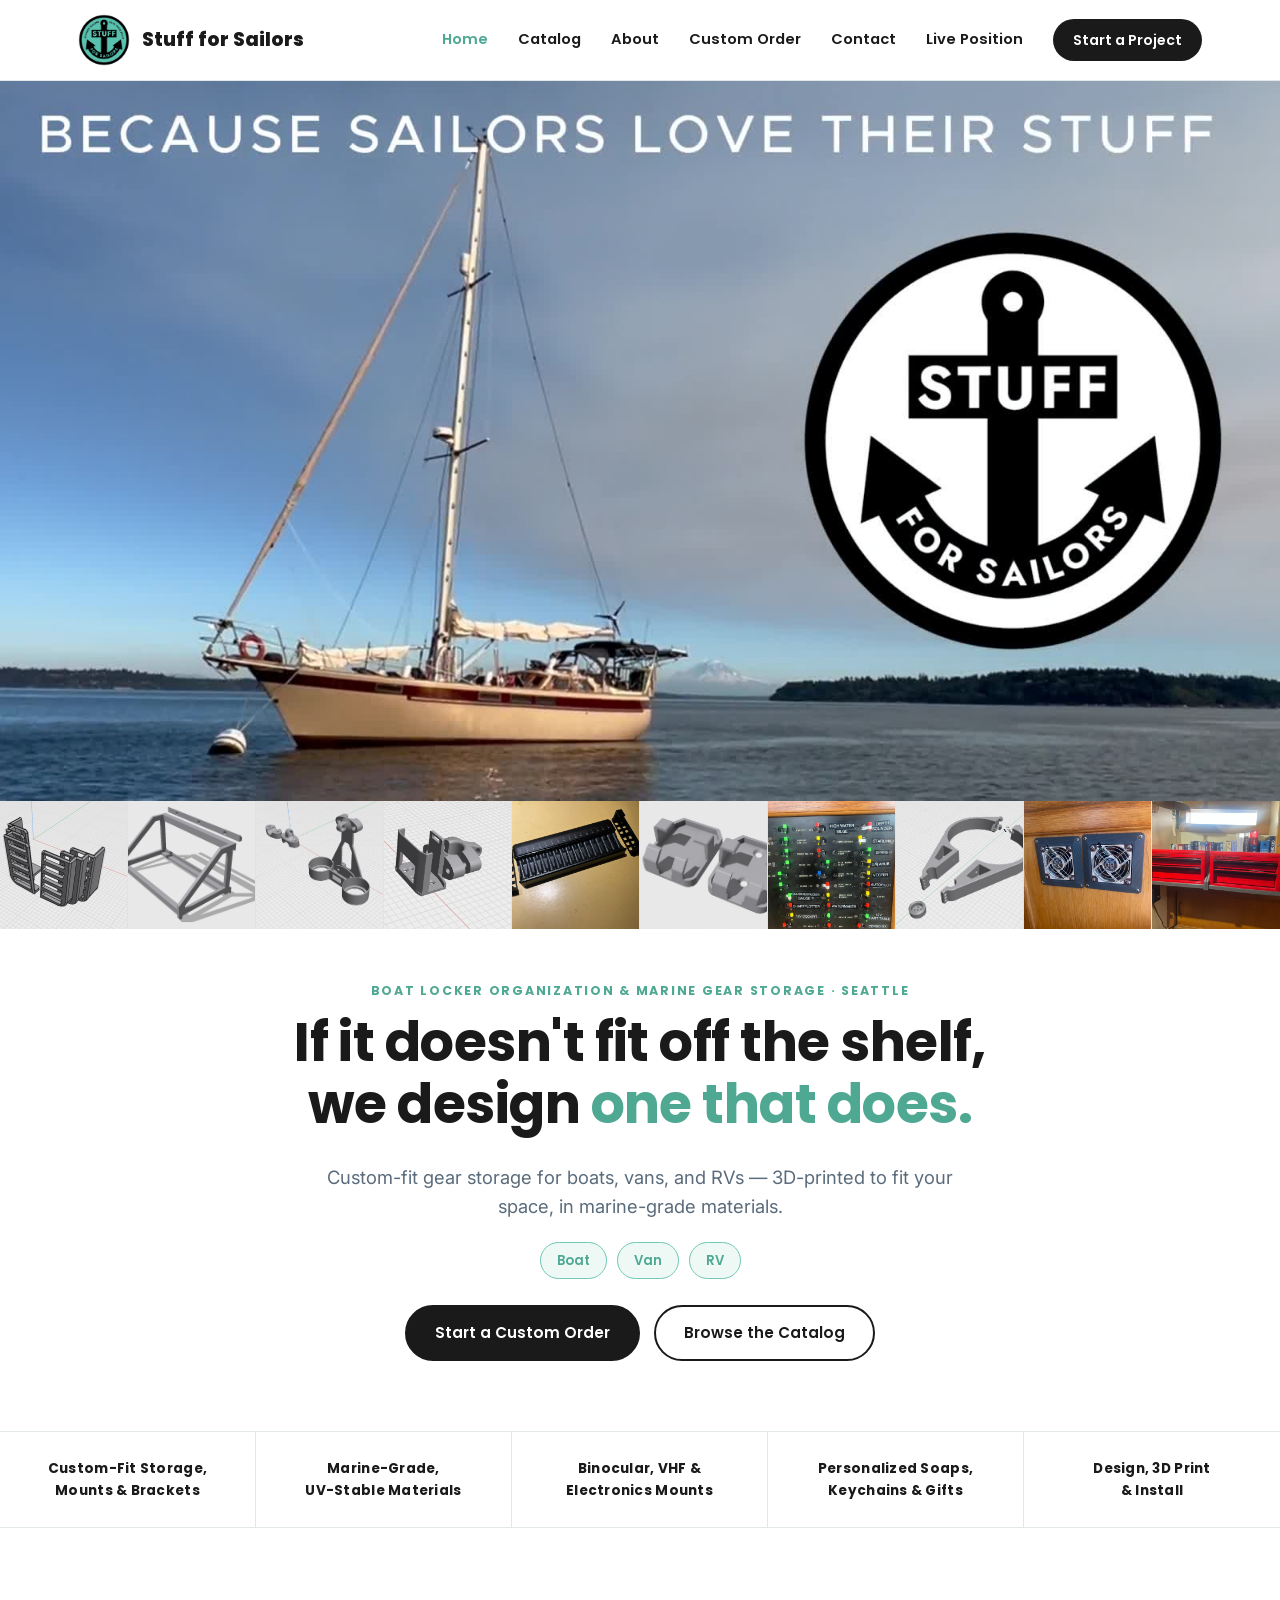
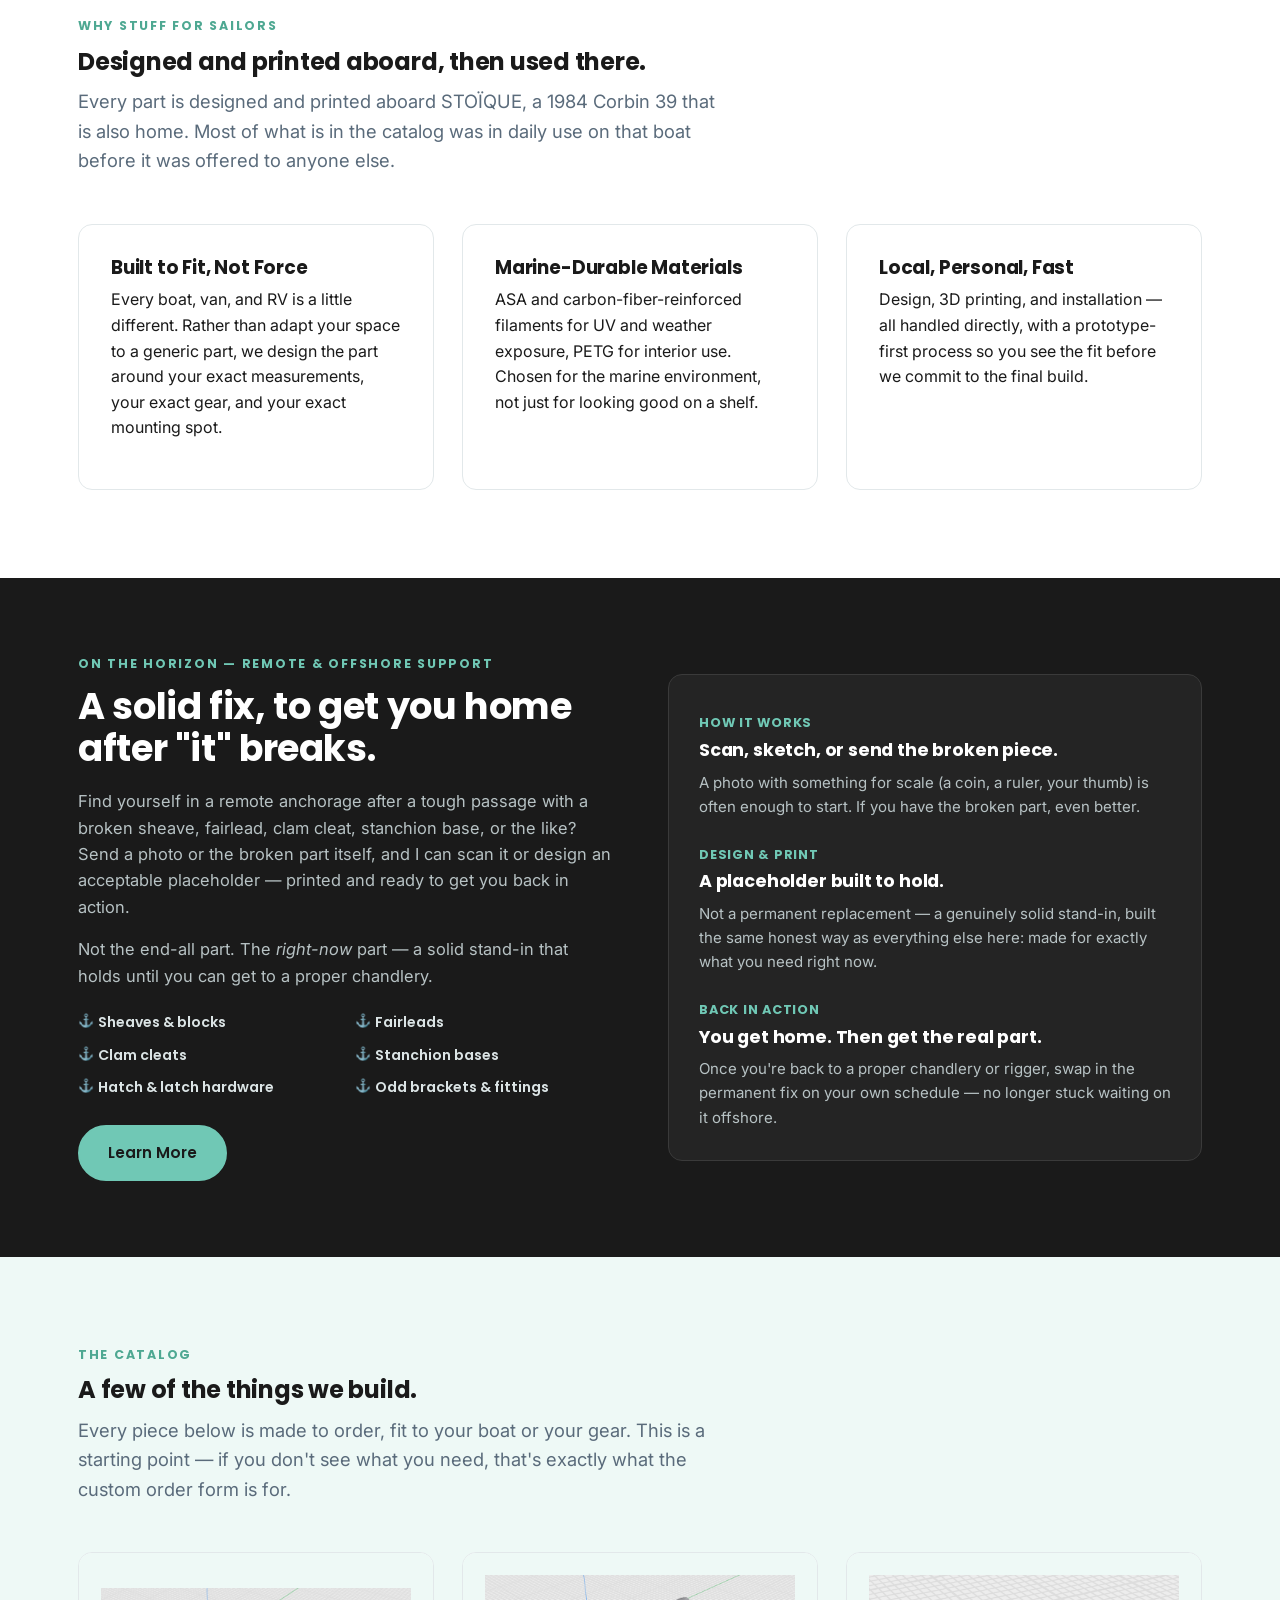
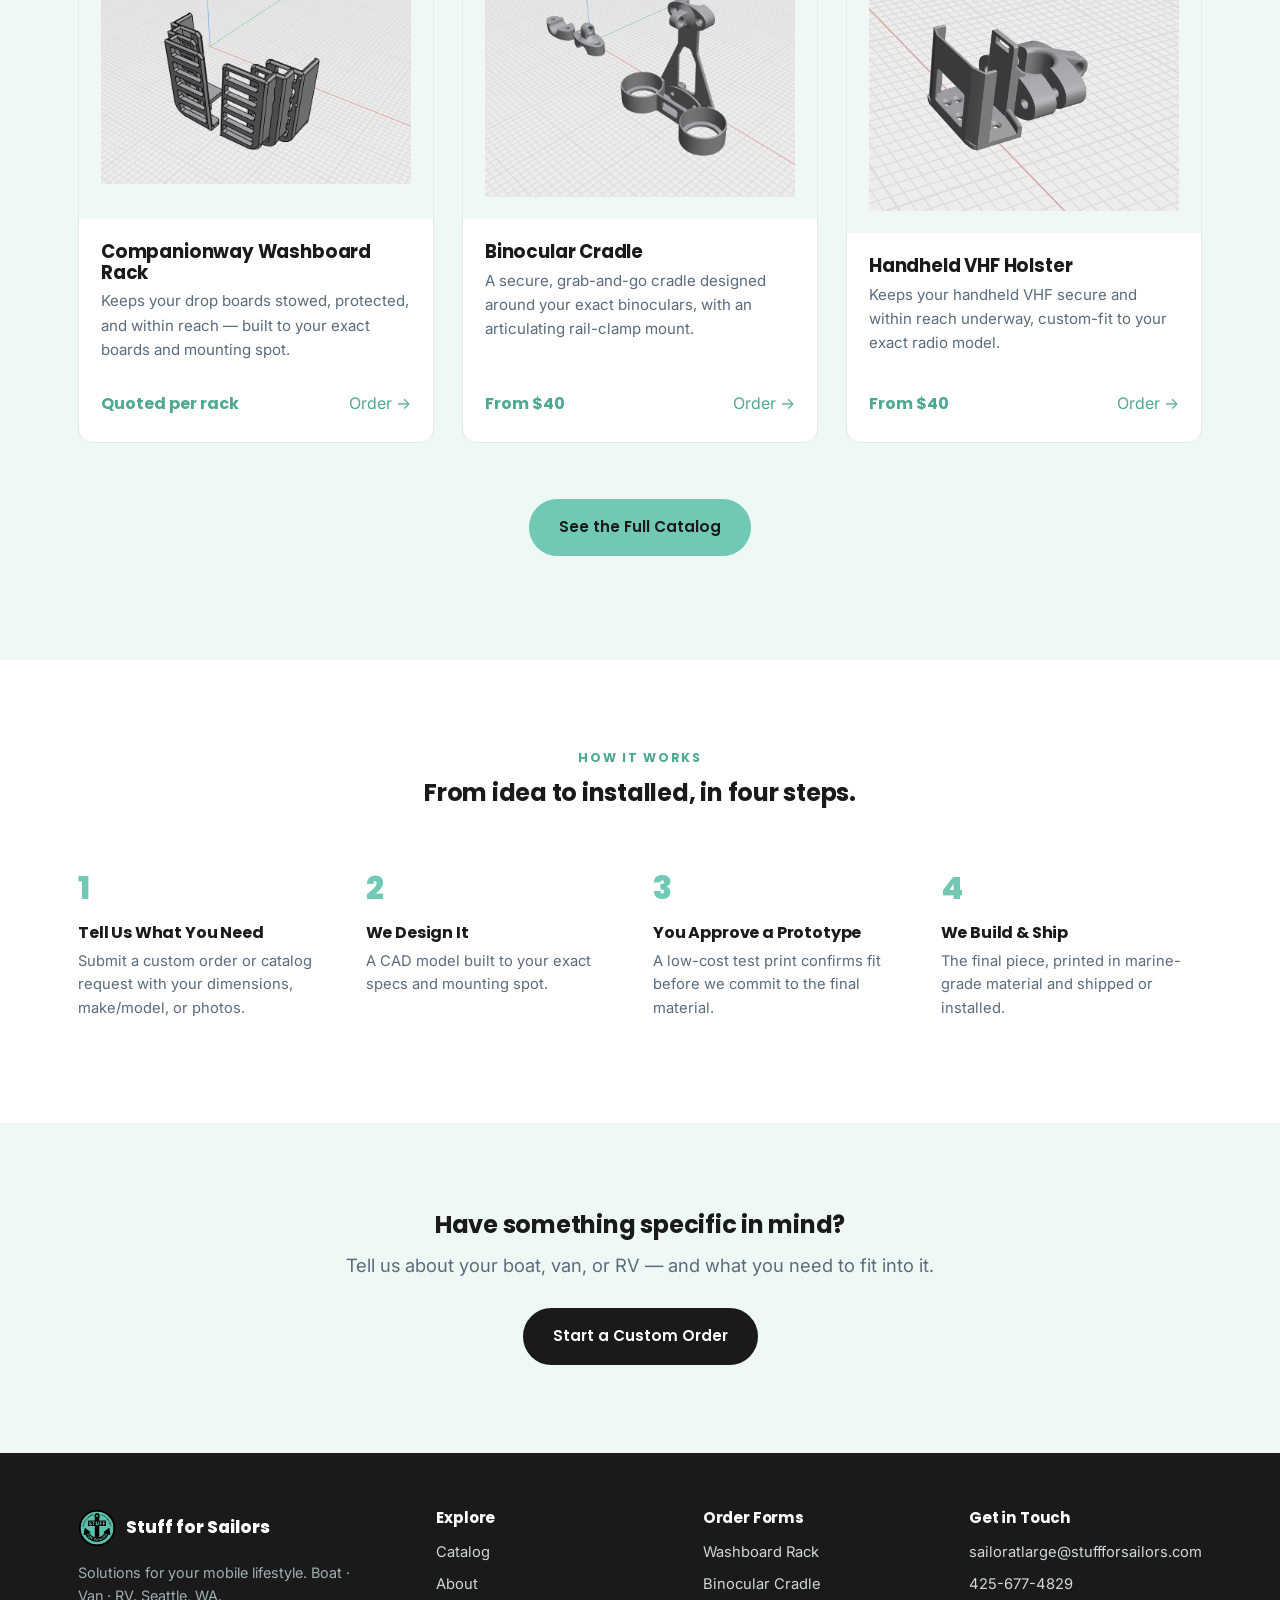
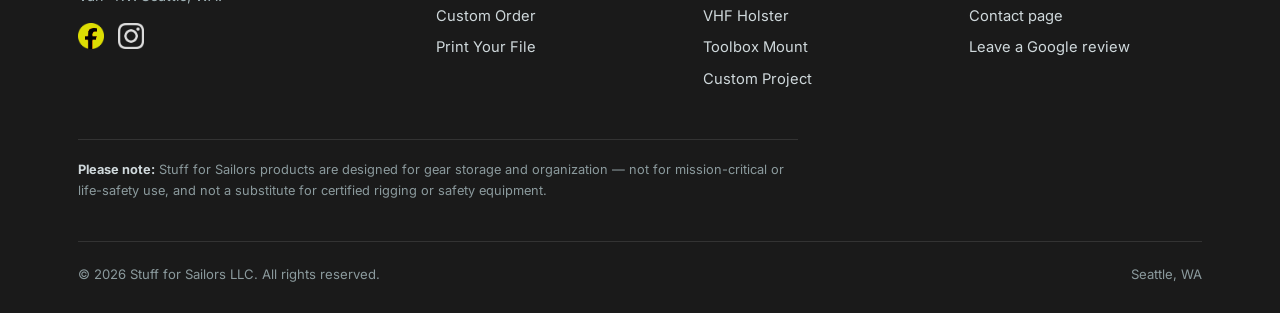
<file: index.html>
<!DOCTYPE html>
<html lang="en">
<head>
<meta charset="UTF-8">
<meta name="viewport" content="width=device-width, initial-scale=1.0">
<title>Marine Gear Storage & Boat Locker Organization | Stuff for Sailors — Seattle</title>
<meta name="description" content="Stuff for Sailors builds custom gear storage and locker organization for boats, vans, and RVs — mounts, cradles, and storage solutions for the gear you already own. Designed and 3D-printed in Seattle.">
<meta name="keywords" content="boat locker organization, marine gear organization, gear storage on boats, storage solutions for boat gear, Stuff for Sailors, stuff4sailors">
<link rel="stylesheet" href="styles.css">
<script type="application/ld+json">
{
  "@context": "https://schema.org",
  "@type": "LocalBusiness",
  "name": "Stuff for Sailors",
  "alternateName": "Stuff4Sailors",
  "description": "Custom gear storage, locker organization, and marine gear organization solutions for boats, vans, and RVs — designed and 3D-printed in Seattle.",
  "url": "https://www.stuffforsailors.com",
  "telephone": "+1-425-677-4829",
  "email": "sailoratlarge@stuffforsailors.com",
  "image": "https://www.stuffforsailors.com/images/logo.png",
  "logo": "https://www.stuffforsailors.com/images/logo.png",
  "address": {
    "@type": "PostalAddress",
    "addressLocality": "Seattle",
    "addressRegion": "WA",
    "addressCountry": "US"
  },
  "areaServed": "Seattle, WA",
  "sameAs": [
    "https://www.facebook.com/profile.php?id=61592294143564",
    "https://www.instagram.com/stuffforsailors/"
  ],
  "makesOffer": [
    {
      "@type": "Offer",
      "itemOffered": { "@type": "Service", "name": "Boat locker organization and gear storage design" }
    },
    {
      "@type": "Offer",
      "itemOffered": { "@type": "Service", "name": "Marine gear organization and custom mounts" }
    }
  ]
}
</script>
</head>
<body>

<!-- ============ HEADER ============ -->
<header class="site-header">
  <div class="nav-wrap">
    <a href="index.html" class="brand">
      <img src="images/logo.png" alt="Stuff for Sailors logo">
      <span class="brand-text">Stuff for Sailors</span>
    </a>
    <button class="nav-toggle" aria-label="Menu" onclick="document.querySelector('.nav-links').classList.toggle('open')">&#9776;</button>
    <nav class="nav-links">
      <a href="index.html" class="active">Home</a>
      <a href="catalog.html">Catalog</a>
      <a href="about.html">About</a>
      <a href="order.html">Custom Order</a>
      <a href="contact.html">Contact</a>
      <a href="contact.html#live-position">Live Position</a>
      <a href="order.html" class="nav-cta">Start a Project</a>
    </nav>
  </div>
</header>

<!-- ============ HERO ============ -->
<!-- ============ VIDEO HERO ============ -->
<section class="video-hero">
  <video class="video-hero-media"
         autoplay muted loop playsinline
         poster="images/hero-poster.jpg">
    <source src="video/hero.mp4" type="video/mp4">
    <img src="images/hero-poster.jpg" alt="Stuff for Sailors — sailboat at anchor in Puget Sound">
  </video>
</section>


<!-- ============ PRODUCT THUMB STRIP ============ -->
<section class="thumb-strip">
  <a href="catalog.html" title="Companionway Washboard Rack"><img src="images/washboard-rack.png" alt="Washboard rack"></a>
  <a href="catalog.html" title="Mini Toolbox Wall Hanger"><img src="images/toolbox-mount.png" alt="Toolbox mount"></a>
  <a href="catalog.html" title="Binocular Cradle"><img src="images/binocular-cradle.png" alt="Binocular cradle"></a>
  <a href="catalog.html" title="Handheld VHF Holster"><img src="images/vhf-holster.png" alt="VHF holster"></a>
  <a href="catalog.html" title="Bonai Battery Charger Mount"><img src="images/bonai-charger-mount.jpg" alt="Battery charger mount"></a>
  <a href="catalog.html" title="AirCube &amp; GPS Dongle Mounts"><img src="images/aircube-gps-mount.jpg" alt="AirCube and GPS mounts"></a>
  <a href="catalog.html" title="PanelPegs"><img src="images/breaker-buddies-installed.jpg" alt="PanelPegs"></a>
  <a href="catalog.html" title="Edson Pedestal Mount"><img src="images/edson-pedestal-mount.jpg" alt="Edson pedestal mount"></a>
  <a href="catalog.html" title="Custom Ventilation Components"><img src="images/fan-mount.jpg" alt="Ventilation components"></a>
  <a href="catalog.html" title="Toolbox Shelf"><img src="images/toolbox-shelf.jpg" alt="Toolbox shelf"></a>
</section>

<section class="hero hero-centered" style="padding-top:52px;">
  <div class="container">
    <div class="hero-copy-centered">
      <span class="eyebrow">Boat Locker Organization &amp; Marine Gear Storage · Seattle</span>
      <h1>If it doesn't fit off the shelf,<br>we design <span class="accent">one that does.</span></h1>
      <p class="lede">Custom-fit gear storage for boats, vans, and RVs — 3D-printed to fit your space, in marine-grade materials.</p>
      <div class="hero-tags">
        <span class="tag">Boat</span><span class="tag">Van</span><span class="tag">RV</span>
      </div>
      <div class="hero-actions">
        <a href="order.html" class="btn btn-primary">Start a Custom Order</a>
        <a href="catalog.html" class="btn btn-ghost">Browse the Catalog</a>
      </div>
    </div>
  </div>
</section>

<!-- ============ FEATURE STRIP (from the printed card) ============ -->
<div class="feature-strip">
  <div><strong>Custom-Fit Storage,<br>Mounts &amp; Brackets</strong></div>
  <div><strong>Marine-Grade,<br>UV-Stable Materials</strong></div>
  <div><strong>Binocular, VHF &amp;<br>Electronics Mounts</strong></div>
  <div><strong>Personalized Soaps,<br>Keychains &amp; Gifts</strong></div>
  <div><strong>Design, 3D Print<br>&amp; Install</strong></div>
</div>

<!-- ============ WHY US ============ -->
<section class="section">
  <div class="container">
    <div class="section-head">
      <span class="eyebrow">Why Stuff for Sailors</span>
      <h2>Designed and printed aboard, then used there.</h2>
      <p class="lede">Every part is designed and printed aboard STOÏQUE, a 1984 Corbin 39 that is also home. Most of what is in the catalog was in daily use on that boat before it was offered to anyone else.</p>
    </div>
    <div class="grid-3">
      <div class="panel">
        <h3>Built to Fit, Not Force</h3>
        <p>Every boat, van, and RV is a little different. Rather than adapt your space to a generic part, we design the part around your exact measurements, your exact gear, and your exact mounting spot.</p>
      </div>
      <div class="panel">
        <h3>Marine-Durable Materials</h3>
        <p>ASA and carbon-fiber-reinforced filaments for UV and weather exposure, PETG for interior use. Chosen for the marine environment, not just for looking good on a shelf.</p>
      </div>
      <div class="panel">
        <h3>Local, Personal, Fast</h3>
        <p>Design, 3D printing, and installation — all handled directly, with a prototype-first process so you see the fit before we commit to the final build.</p>
      </div>
    </div>
  </div>
</section>

<!-- ============ GET YOU HOME ============ -->
<section class="gyh-section">
  <div class="container gyh-grid">
    <div>
      <span class="gyh-eyebrow">On the Horizon — Remote &amp; Offshore Support</span>
      <h2>A solid fix, to get you home after "it" breaks.</h2>
      <p>Find yourself in a remote anchorage after a tough passage with a broken sheave, fairlead, clam cleat, stanchion base, or the like? Send a photo or the broken part itself, and I can scan it or design an acceptable placeholder — printed and ready to get you back in action.</p>
      <p>Not the end-all part. The <em>right-now</em> part — a solid stand-in that holds until you can get to a proper chandlery.</p>
      <ul class="gyh-list">
        <li>Sheaves &amp; blocks</li>
        <li>Fairleads</li>
        <li>Clam cleats</li>
        <li>Stanchion bases</li>
        <li>Hatch &amp; latch hardware</li>
        <li>Odd brackets &amp; fittings</li>
      </ul>
      <a href="order.html#getyouhome" class="btn btn-teal" style="margin-top:26px;">Learn More</a>
    </div>
    <div class="gyh-panel">
      <span class="step">How It Works</span>
      <h3>Scan, sketch, or send the broken piece.</h3>
      <p style="margin-bottom:18px;">A photo with something for scale (a coin, a ruler, your thumb) is often enough to start. If you have the broken part, even better.</p>
      <span class="step">Design &amp; Print</span>
      <h3>A placeholder built to hold.</h3>
      <p style="margin-bottom:18px;">Not a permanent replacement — a genuinely solid stand-in, built the same honest way as everything else here: made for exactly what you need right now.</p>
      <span class="step">Back In Action</span>
      <h3>You get home. Then get the real part.</h3>
      <p>Once you're back to a proper chandlery or rigger, swap in the permanent fix on your own schedule — no longer stuck waiting on it offshore.</p>
    </div>
  </div>
</section>

<!-- ============ FEATURED CATALOG ============ -->
<section class="section alt">
  <div class="container">
    <div class="section-head">
      <span class="eyebrow">The Catalog</span>
      <h2>A few of the things we build.</h2>
      <p class="lede">Every piece below is made to order, fit to your boat or your gear. This is a starting point — if you don't see what you need, that's exactly what the custom order form is for.</p>
    </div>
    <div class="grid-3">
      <div class="product-card">
        <div class="product-media"><img src="images/washboard-rack.png" alt="Companionway washboard storage rack"></div>
        <div class="product-body">
          <h3>Companionway Washboard Rack</h3>
          <p>Keeps your drop boards stowed, protected, and within reach — built to your exact boards and mounting spot.</p>
          <div class="product-meta"><span class="price-tag">Quoted per rack</span><a href="order.html#washboard">Order →</a></div>
        </div>
      </div>
      <div class="product-card">
        <div class="product-media"><img src="images/binocular-cradle.png" alt="Binocular cradle mount"></div>
        <div class="product-body">
          <h3>Binocular Cradle</h3>
          <p>A secure, grab-and-go cradle designed around your exact binoculars, with an articulating rail-clamp mount.</p>
          <div class="product-meta"><span class="price-tag">From $40</span><a href="order.html#binocular">Order →</a></div>
        </div>
      </div>
      <div class="product-card">
        <div class="product-media"><img src="images/vhf-holster.png" alt="Handheld VHF radio holster"></div>
        <div class="product-body">
          <h3>Handheld VHF Holster</h3>
          <p>Keeps your handheld VHF secure and within reach underway, custom-fit to your exact radio model.</p>
          <div class="product-meta"><span class="price-tag">From $40</span><a href="order.html#vhf">Order →</a></div>
        </div>
      </div>
    </div>
    <p class="center mt-lg"><a href="catalog.html" class="btn btn-teal">See the Full Catalog</a></p>
  </div>
</section>

<!-- ============ PROCESS ============ -->
<section class="section">
  <div class="container">
    <div class="section-head center">
      <span class="eyebrow">How It Works</span>
      <h2>From idea to installed, in four steps.</h2>
    </div>
    <div class="steps">
      <div class="step"><div class="num">1</div><h4>Tell Us What You Need</h4><p>Submit a custom order or catalog request with your dimensions, make/model, or photos.</p></div>
      <div class="step"><div class="num">2</div><h4>We Design It</h4><p>A CAD model built to your exact specs and mounting spot.</p></div>
      <div class="step"><div class="num">3</div><h4>You Approve a Prototype</h4><p>A low-cost test print confirms fit before we commit to the final material.</p></div>
      <div class="step"><div class="num">4</div><h4>We Build &amp; Ship</h4><p>The final piece, printed in marine-grade material and shipped or installed.</p></div>
    </div>
  </div>
</section>

<!-- ============ CTA ============ -->
<section class="section alt">
  <div class="container center">
    <h2>Have something specific in mind?</h2>
    <p class="lede" style="margin:0 auto 28px;">Tell us about your boat, van, or RV — and what you need to fit into it.</p>
    <a href="order.html" class="btn btn-primary">Start a Custom Order</a>
  </div>
</section>

<!-- ============ FOOTER ============ -->
<footer class="site-footer">
  <div class="container">
    <div class="footer-grid">
      <div>
        <div class="footer-brand"><img src="images/logo.png" alt="Stuff for Sailors"><span>Stuff for Sailors</span></div>
        <p class="footer-tag">Solutions for your mobile lifestyle. Boat · Van · RV. Seattle, WA.</p>
        <div class="social-row">
          <a href="https://www.facebook.com/profile.php?id=61592294143564" target="_blank" rel="noopener"><img src="images/fb-icon.png" alt="Facebook"></a>
          <a href="https://www.instagram.com/stuffforsailors/" target="_blank" rel="noopener"><img src="images/ig-icon.png" alt="Instagram"></a>
        </div>
      </div>
      <div>
        <h4>Explore</h4>
        <a href="catalog.html">Catalog</a>
        <a href="about.html">About</a>
        <a href="order.html">Custom Order</a>
        <a href="print-your-file.html">Print Your File</a>
      </div>
      <div>
        <h4>Order Forms</h4>
        <a href="order.html#washboard">Washboard Rack</a>
        <a href="order.html#binocular">Binocular Cradle</a>
        <a href="order.html#vhf">VHF Holster</a>
        <a href="order.html#toolbox">Toolbox Mount</a>
        <a href="order.html#general">Custom Project</a>
      </div>
      <div>
        <h4>Get in Touch</h4>
        <a href="mailto:sailoratlarge@stuffforsailors.com">sailoratlarge@stuffforsailors.com</a>
        <a href="tel:4256774829">425-677-4829</a>
        <a href="contact.html">Contact page</a>
        <a href="https://g.page/r/CaJlqjnGEkUvEBM/review" target="_blank" rel="noopener">Leave a Google review</a>
      </div>
    </div>
    <p style="font-size:.8rem;color:#8b9a9d;border-top:1px solid #333;margin-top:40px;padding-top:20px;max-width:720px;">
      <strong style="color:#cfd8db;">Please note:</strong> Stuff for Sailors products are designed for gear storage and organization — not for mission-critical or life-safety use, and not a substitute for certified rigging or safety equipment.
    </p>
    <div class="footer-bottom">
      <span>© 2026 Stuff for Sailors LLC. All rights reserved.</span>
      <span>Seattle, WA</span>
    </div>
  </div>
</footer>

</body>
</html>
</file>
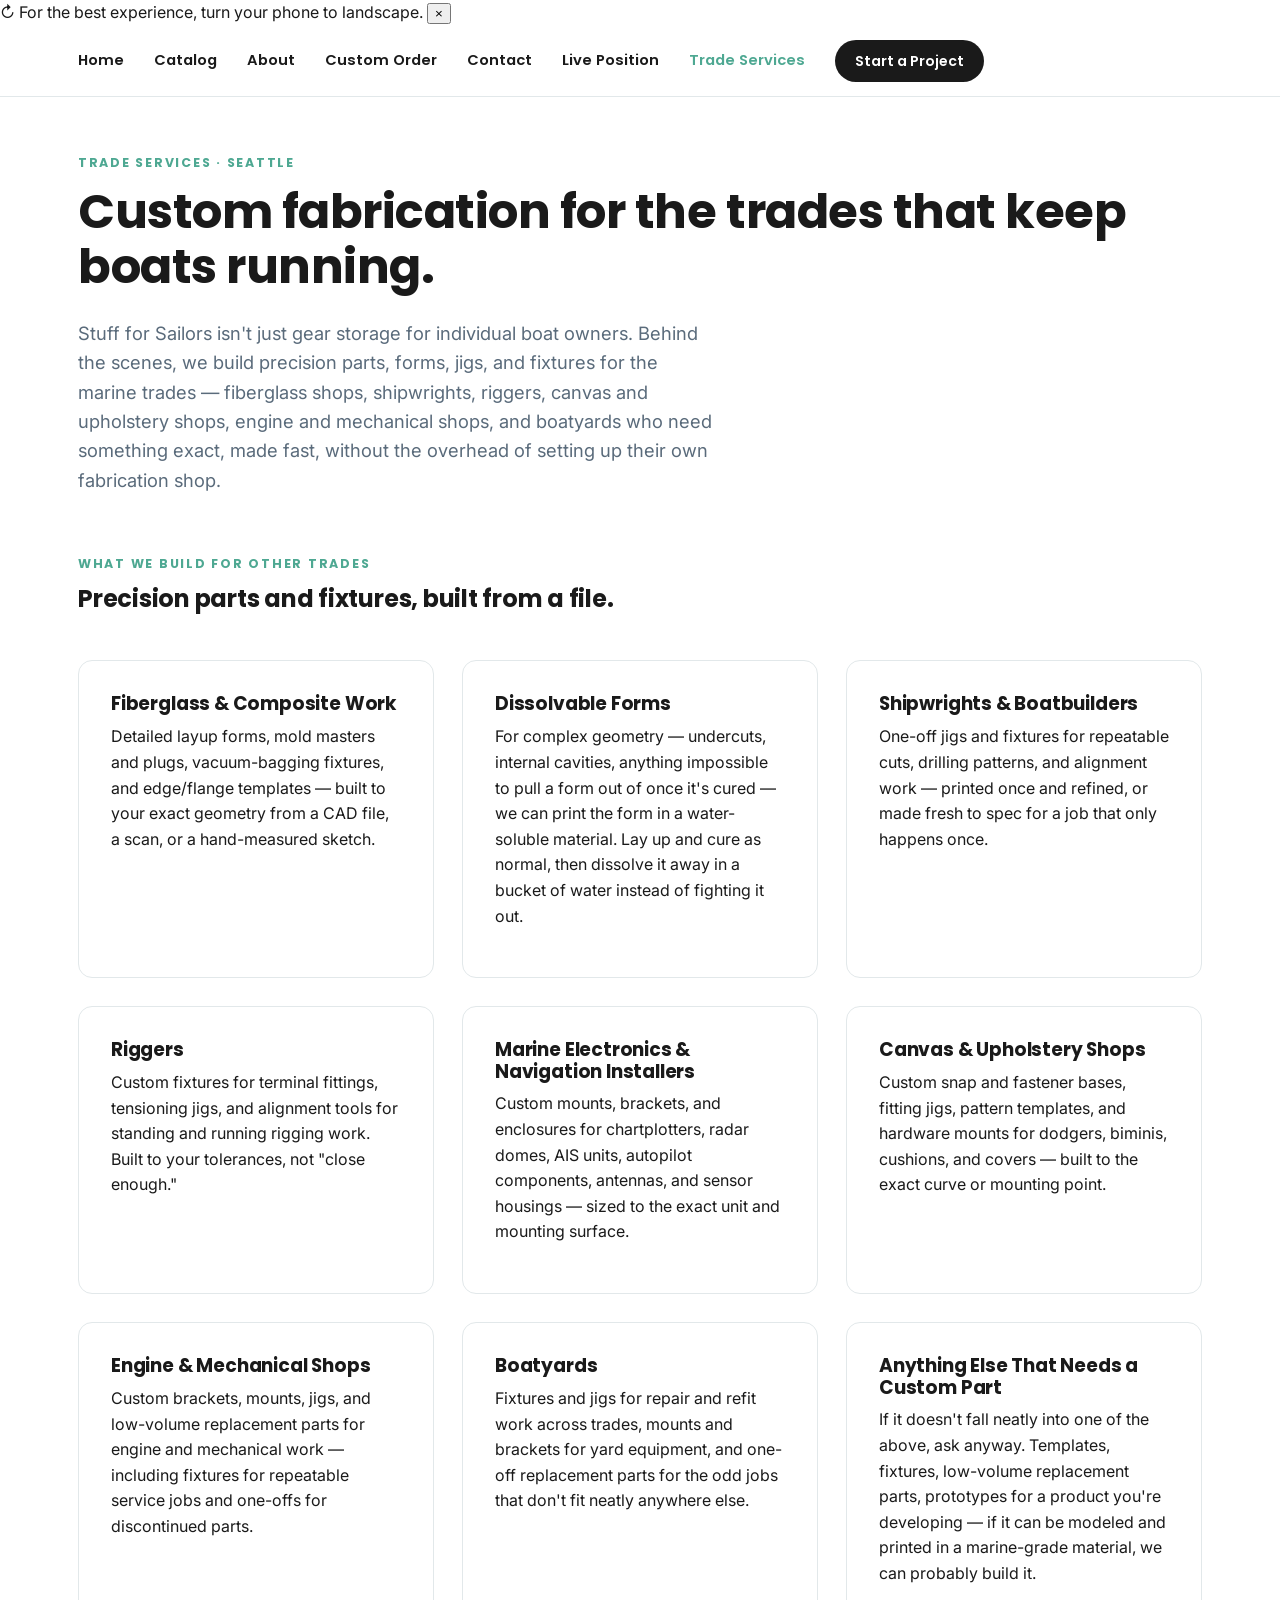
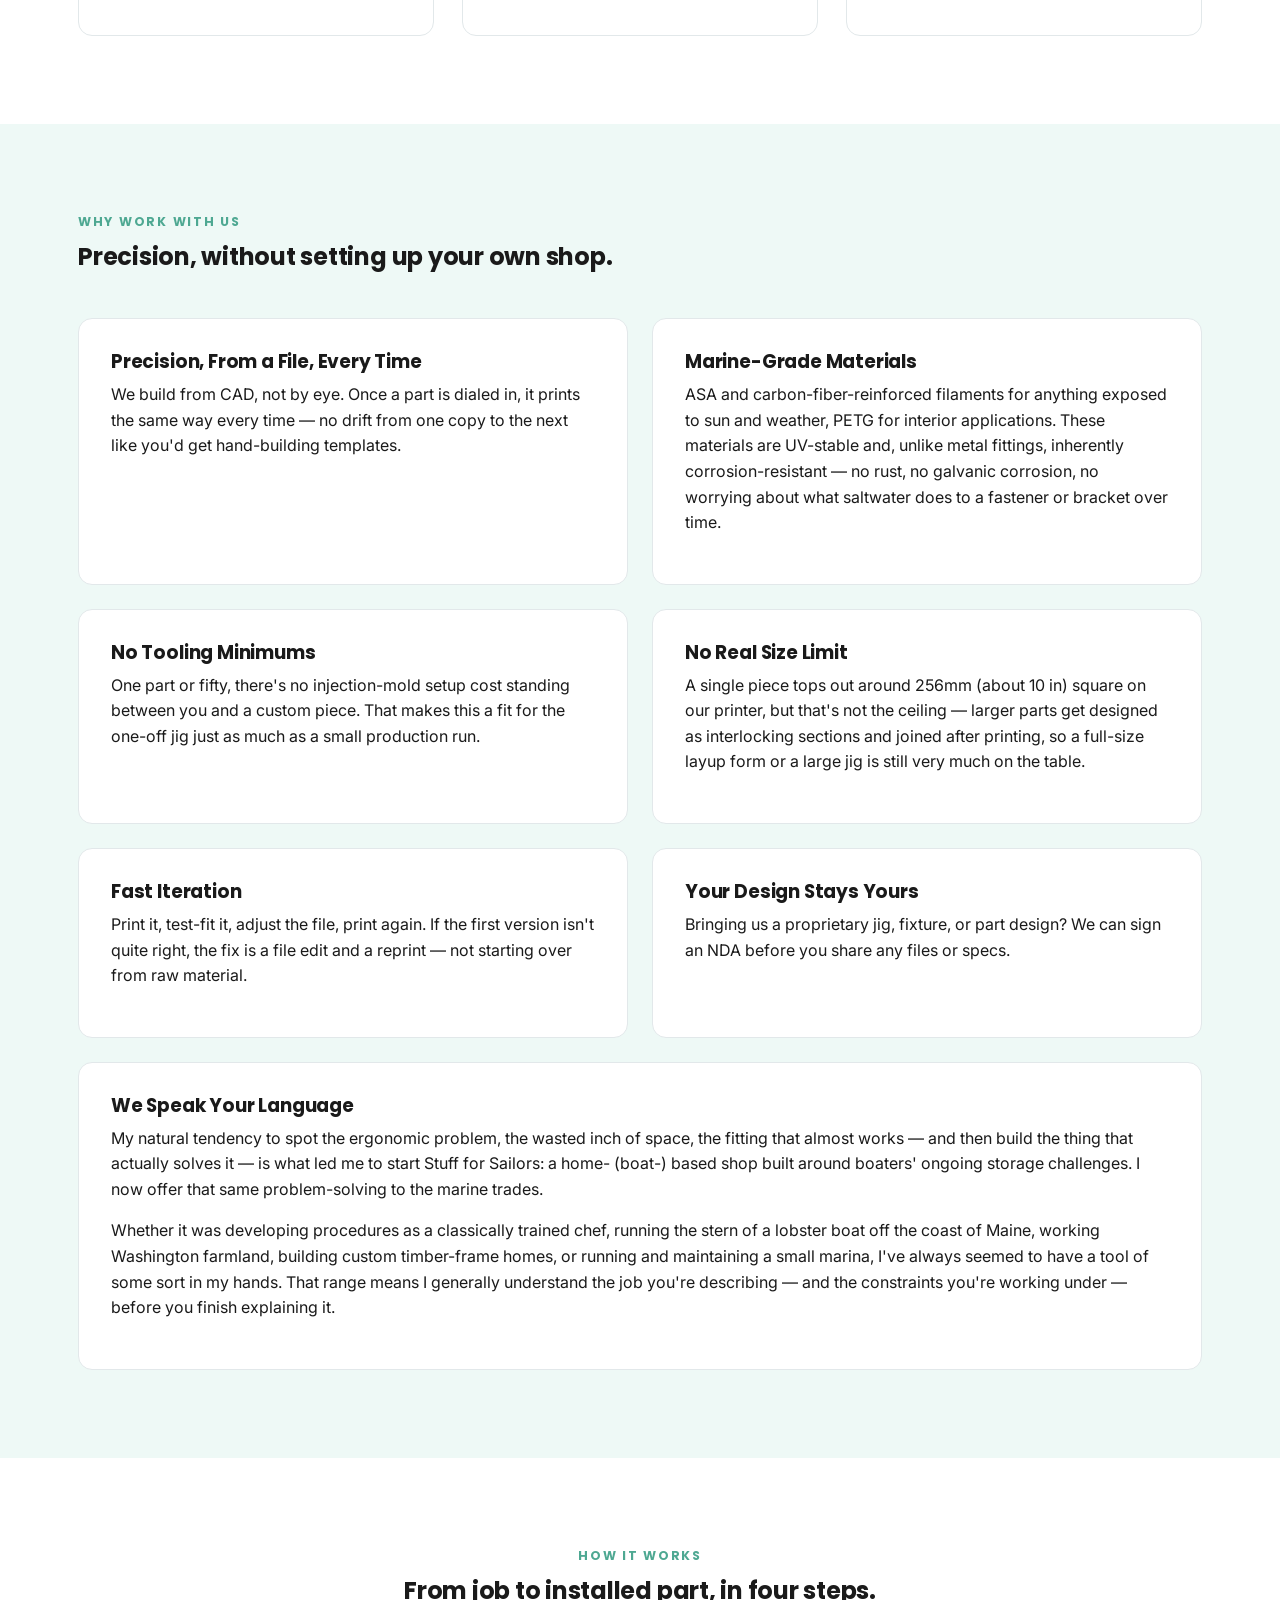
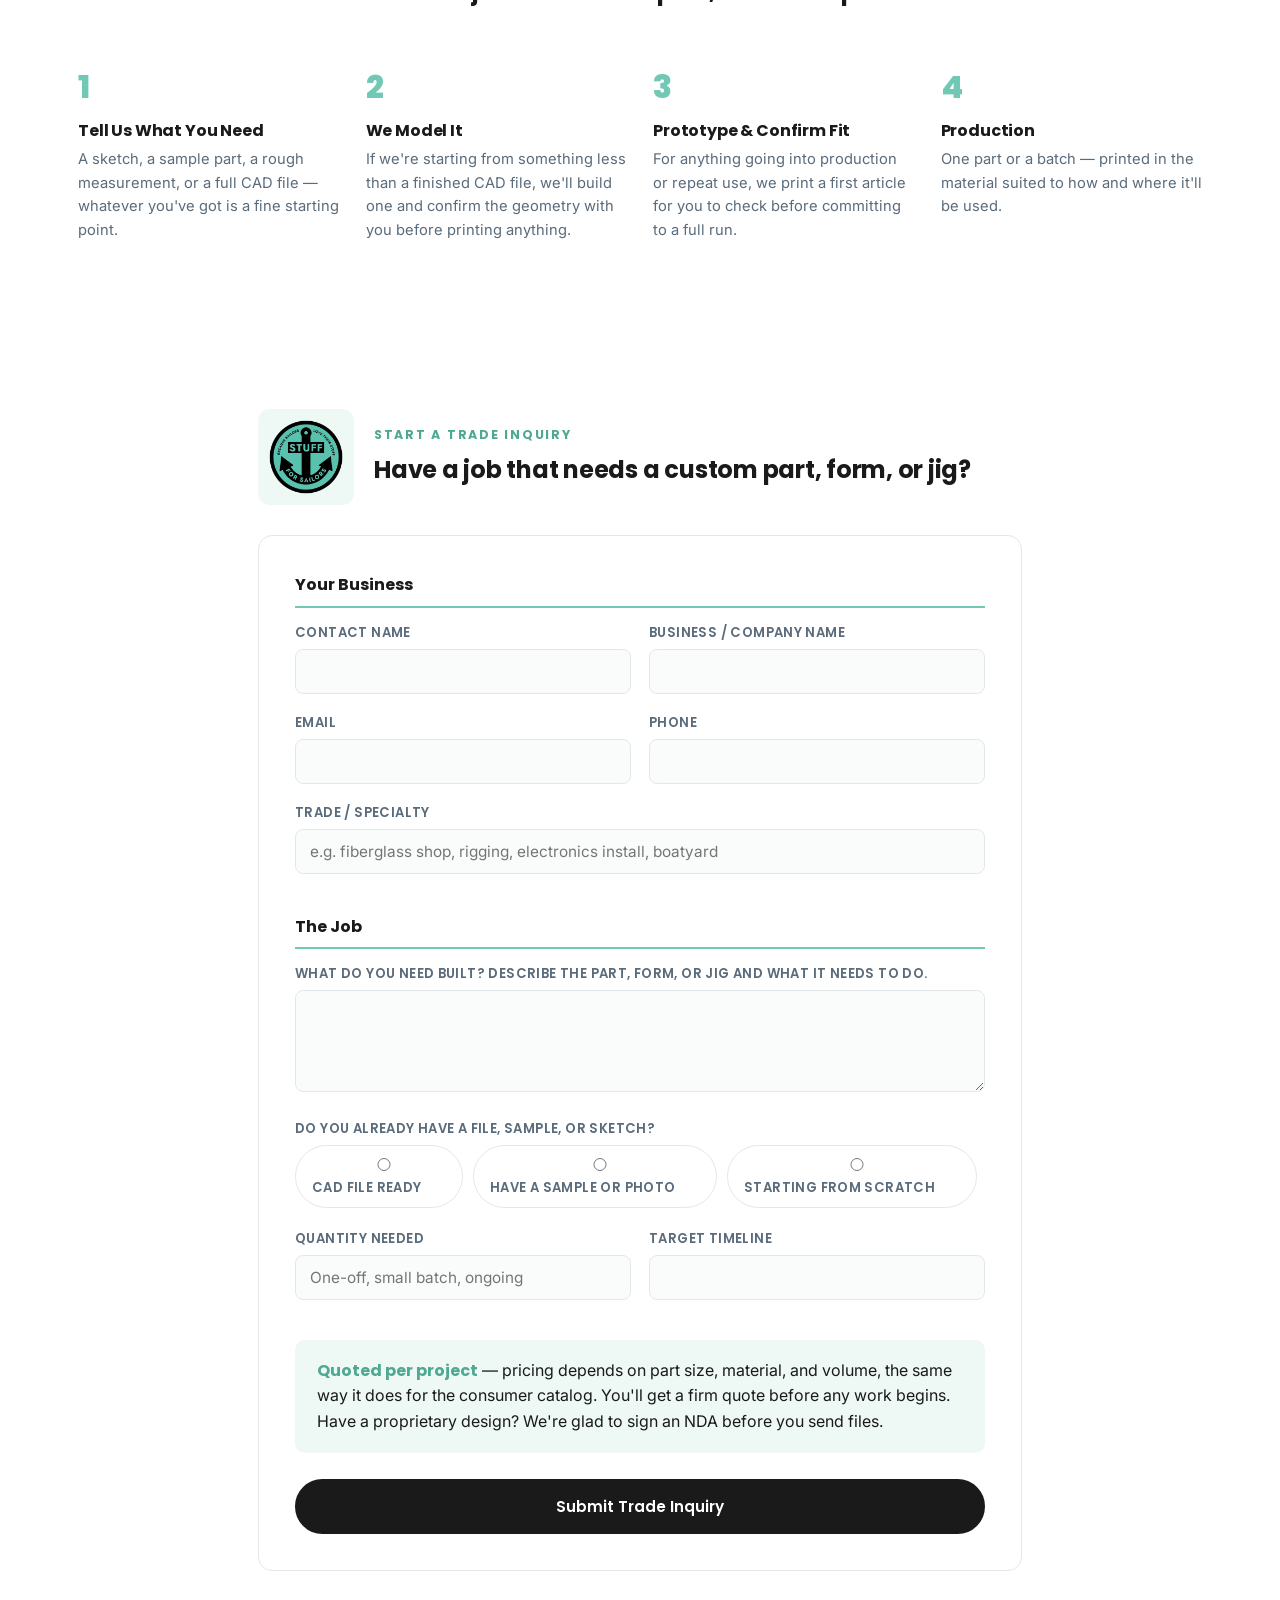
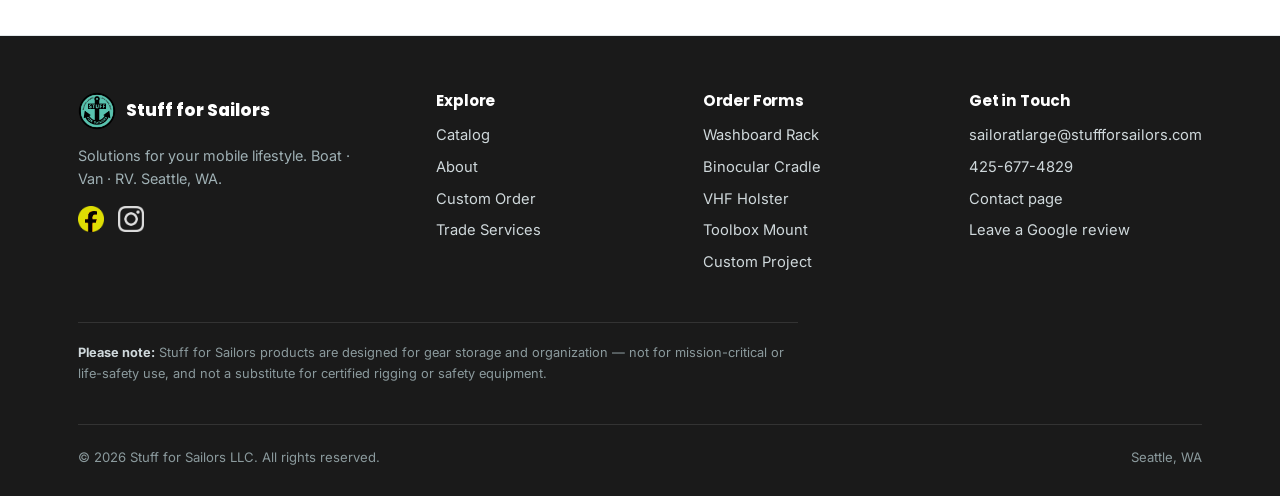
<file: b2b.html>
<!DOCTYPE html>
<html lang="en">
<head>
<!-- Google tag (gtag.js) -->
<script async src="https://www.googletagmanager.com/gtag/js?id=G-61T0038VN7"></script>
<script>
  window.dataLayer = window.dataLayer || [];
  function gtag(){dataLayer.push(arguments);}
  gtag("js", new Date());

  gtag("config", "G-61T0038VN7");
</script>
<meta charset="UTF-8">
<meta name="viewport" content="width=device-width, initial-scale=1.0">
<title>Trade Services — Custom Fabrication for Marine Trades | Stuff for Sailors</title>
<meta name="description" content="Custom 3D-printed fabrication for the marine trades in Seattle — fiberglass layup forms, jigs for shipwrights and riggers, electronics and navigation mounts, and more. Quoted per project.">
<link rel="stylesheet" href="styles.css">
<style>
  .form-section{padding:64px 0;border-bottom:1px solid var(--line);}
  .form-head{display:flex;justify-content:space-between;align-items:flex-end;flex-wrap:wrap;gap:16px;margin-bottom:30px;}
  .form-head h2{margin-bottom:.2em;}
  .form-head-left{display:flex;align-items:center;gap:20px;}
  .form-thumb{width:96px;height:96px;flex:0 0 auto;background:var(--teal-pale);border-radius:12px;
    display:flex;align-items:center;justify-content:center;padding:10px;}
  .form-thumb img{max-width:100%;max-height:100%;object-fit:contain;}
  @media(max-width:560px){.form-thumb{display:none;}}
</style>
</head>
<body>

<div class="rotate-hint" id="rotateHint" role="status" aria-live="polite">
  <span class="rotate-hint-icon" aria-hidden="true">&#8635;</span>
  <span>For the best experience, turn your phone to landscape.</span>
  <button type="button" class="rotate-hint-close" aria-label="Dismiss" onclick="document.getElementById('rotateHint').style.display='none';">&times;</button>
</div>

<header class="site-header">
  <div class="nav-wrap">
    <button class="nav-toggle" aria-label="Menu" onclick="document.querySelector('.nav-links').classList.toggle('open')">&#9776;</button>
    <nav class="nav-links">
      <a href="index.html">Home</a>
      <a href="catalog.html">Catalog</a>
      <a href="about.html">About</a>
      <a href="order.html">Custom Order</a>
      <a href="contact.html">Contact</a>
      <a href="contact.html#live-position">Live Position</a>
      <a href="b2b.html" class="active">Trade Services</a>
      <a href="order.html" class="nav-cta">Start a Project</a>
    </nav>
  </div>
</header>

<!-- ============ HERO ============ -->
<section class="hero" style="padding:56px 0 40px;">
  <div class="container">
    <span class="eyebrow">Trade Services &middot; Seattle</span>
    <h1 style="font-size:clamp(2.1rem,3.8vw,3rem);">Custom fabrication for the trades that keep boats running.</h1>
    <p class="lede">Stuff for Sailors isn't just gear storage for individual boat owners. Behind the scenes, we build precision parts, forms, jigs, and fixtures for the marine trades — fiberglass shops, shipwrights, riggers, canvas and upholstery shops, engine and mechanical shops, and boatyards who need something exact, made fast, without the overhead of setting up their own fabrication shop.</p>
  </div>
</section>

<!-- ============ WHAT WE BUILD ============ -->
<section class="section" style="padding-top:0;">
  <div class="container">
    <div class="section-head">
      <span class="eyebrow">What We Build For Other Trades</span>
      <h2>Precision parts and fixtures, built from a file.</h2>
    </div>
    <div class="grid-3">
      <div class="panel">
        <h3>Fiberglass &amp; Composite Work</h3>
        <p>Detailed layup forms, mold masters and plugs, vacuum-bagging fixtures, and edge/flange templates — built to your exact geometry from a CAD file, a scan, or a hand-measured sketch.</p>
      </div>
      <div class="panel">
        <h3>Dissolvable Forms</h3>
        <p>For complex geometry — undercuts, internal cavities, anything impossible to pull a form out of once it's cured — we can print the form in a water-soluble material. Lay up and cure as normal, then dissolve it away in a bucket of water instead of fighting it out.</p>
      </div>
      <div class="panel">
        <h3>Shipwrights &amp; Boatbuilders</h3>
        <p>One-off jigs and fixtures for repeatable cuts, drilling patterns, and alignment work — printed once and refined, or made fresh to spec for a job that only happens once.</p>
      </div>
      <div class="panel">
        <h3>Riggers</h3>
        <p>Custom fixtures for terminal fittings, tensioning jigs, and alignment tools for standing and running rigging work. Built to your tolerances, not "close enough."</p>
      </div>
      <div class="panel">
        <h3>Marine Electronics &amp; Navigation Installers</h3>
        <p>Custom mounts, brackets, and enclosures for chartplotters, radar domes, AIS units, autopilot components, antennas, and sensor housings — sized to the exact unit and mounting surface.</p>
      </div>
      <div class="panel">
        <h3>Canvas &amp; Upholstery Shops</h3>
        <p>Custom snap and fastener bases, fitting jigs, pattern templates, and hardware mounts for dodgers, biminis, cushions, and covers — built to the exact curve or mounting point.</p>
      </div>
      <div class="panel">
        <h3>Engine &amp; Mechanical Shops</h3>
        <p>Custom brackets, mounts, jigs, and low-volume replacement parts for engine and mechanical work — including fixtures for repeatable service jobs and one-offs for discontinued parts.</p>
      </div>
      <div class="panel">
        <h3>Boatyards</h3>
        <p>Fixtures and jigs for repair and refit work across trades, mounts and brackets for yard equipment, and one-off replacement parts for the odd jobs that don't fit neatly anywhere else.</p>
      </div>
      <div class="panel">
        <h3>Anything Else That Needs a Custom Part</h3>
        <p>If it doesn't fall neatly into one of the above, ask anyway. Templates, fixtures, low-volume replacement parts, prototypes for a product you're developing — if it can be modeled and printed in a marine-grade material, we can probably build it.</p>
      </div>
    </div>
  </div>
</section>

<!-- ============ WHY WORK WITH US ============ -->
<section class="section alt">
  <div class="container">
    <div class="section-head">
      <span class="eyebrow">Why Work With Us</span>
      <h2>Precision, without setting up your own shop.</h2>
    </div>
    <div style="display:grid;grid-template-columns:repeat(2,1fr);gap:24px;">
      <div class="panel">
        <h3>Precision, From a File, Every Time</h3>
        <p>We build from CAD, not by eye. Once a part is dialed in, it prints the same way every time — no drift from one copy to the next like you'd get hand-building templates.</p>
      </div>
      <div class="panel">
        <h3>Marine-Grade Materials</h3>
        <p>ASA and carbon-fiber-reinforced filaments for anything exposed to sun and weather, PETG for interior applications. These materials are UV-stable and, unlike metal fittings, inherently corrosion-resistant — no rust, no galvanic corrosion, no worrying about what saltwater does to a fastener or bracket over time.</p>
      </div>
      <div class="panel">
        <h3>No Tooling Minimums</h3>
        <p>One part or fifty, there's no injection-mold setup cost standing between you and a custom piece. That makes this a fit for the one-off jig just as much as a small production run.</p>
      </div>
      <div class="panel">
        <h3>No Real Size Limit</h3>
        <p>A single piece tops out around 256mm (about 10 in) square on our printer, but that's not the ceiling — larger parts get designed as interlocking sections and joined after printing, so a full-size layup form or a large jig is still very much on the table.</p>
      </div>
      <div class="panel">
        <h3>Fast Iteration</h3>
        <p>Print it, test-fit it, adjust the file, print again. If the first version isn't quite right, the fix is a file edit and a reprint — not starting over from raw material.</p>
      </div>
      <div class="panel">
        <h3>Your Design Stays Yours</h3>
        <p>Bringing us a proprietary jig, fixture, or part design? We can sign an NDA before you share any files or specs.</p>
      </div>
    </div>
    <div class="panel" style="margin-top:24px;">
      <h3>We Speak Your Language</h3>
      <p>My natural tendency to spot the ergonomic problem, the wasted inch of space, the fitting that almost works — and then build the thing that actually solves it — is what led me to start Stuff for Sailors: a home- (boat-) based shop built around boaters' ongoing storage challenges. I now offer that same problem-solving to the marine trades.</p>
      <p>Whether it was developing procedures as a classically trained chef, running the stern of a lobster boat off the coast of Maine, working Washington farmland, building custom timber-frame homes, or running and maintaining a small marina, I've always seemed to have a tool of some sort in my hands. That range means I generally understand the job you're describing — and the constraints you're working under — before you finish explaining it.</p>
    </div>
  </div>
</section>

<!-- ============ HOW IT WORKS ============ -->
<section class="section">
  <div class="container">
    <div class="section-head center">
      <span class="eyebrow">How It Works</span>
      <h2>From job to installed part, in four steps.</h2>
    </div>
    <div class="steps">
      <div class="step"><div class="num">1</div><h4>Tell Us What You Need</h4><p>A sketch, a sample part, a rough measurement, or a full CAD file — whatever you've got is a fine starting point.</p></div>
      <div class="step"><div class="num">2</div><h4>We Model It</h4><p>If we're starting from something less than a finished CAD file, we'll build one and confirm the geometry with you before printing anything.</p></div>
      <div class="step"><div class="num">3</div><h4>Prototype &amp; Confirm Fit</h4><p>For anything going into production or repeat use, we print a first article for you to check before committing to a full run.</p></div>
      <div class="step"><div class="num">4</div><h4>Production</h4><p>One part or a batch — printed in the material suited to how and where it'll be used.</p></div>
    </div>
  </div>
</section>

<!-- ============ TRADE INQUIRY FORM ============ -->
<section class="form-section" id="trade-inquiry">
  <div class="container" style="max-width:820px;">
    <div class="form-head">
      <div class="form-head-left">
        <div class="form-thumb"><img src="images/logo.png" alt="Stuff for Sailors — trade inquiry"></div>
        <div>
          <span class="eyebrow">Start a Trade Inquiry</span>
          <h2>Have a job that needs a custom part, form, or jig?</h2>
        </div>
      </div>
    </div>

    <!-- NOTE TO ROGER: this form needs its own Formspree endpoint before it goes live.
         Log into formspree.io, create a new form (e.g. "B2B Trade Inquiry"), and swap
         the action="" URL below for the real one — the same way each order.html form
         has its own. Right now it will not actually send anywhere. -->
    <form class="form-card" data-form-name="Trade Inquiry" action="https://formspree.io/f/mzezddkn" method="POST">
      <input type="hidden" name="_subject" value="New trade inquiry: Stuff for Sailors">
      <input type="hidden" name="form_type" value="Trade Inquiry">

      <fieldset>
        <legend>Your Business</legend>
        <div class="form-row">
          <div class="field"><label>Contact name</label><input type="text" name="name" required></div>
          <div class="field"><label>Business / company name</label><input type="text" name="company"></div>
        </div>
        <div class="form-row">
          <div class="field"><label>Email</label><input type="email" name="email" required></div>
          <div class="field"><label>Phone</label><input type="tel" name="phone"></div>
        </div>
        <div class="form-row single">
          <div class="field"><label>Trade / specialty</label><input type="text" name="trade" placeholder="e.g. fiberglass shop, rigging, electronics install, boatyard"></div>
        </div>
      </fieldset>

      <fieldset>
        <legend>The Job</legend>
        <div class="form-row single">
          <div class="field"><label>What do you need built? Describe the part, form, or jig and what it needs to do.</label><textarea name="project_description" rows="4"></textarea></div>
        </div>
        <div class="field" style="margin:14px 0;">
          <label>Do you already have a file, sample, or sketch?</label>
          <div class="check-row">
            <label class="check-pill"><input type="radio" name="has_reference" value="CAD file ready"> CAD file ready</label>
            <label class="check-pill"><input type="radio" name="has_reference" value="Have a sample or photo"> Have a sample or photo</label>
            <label class="check-pill"><input type="radio" name="has_reference" value="Starting from scratch"> Starting from scratch</label>
          </div>
        </div>
        <div class="form-row">
          <div class="field"><label>Quantity needed</label><input type="text" name="quantity" placeholder="One-off, small batch, ongoing"></div>
          <div class="field"><label>Target timeline</label><input type="text" name="timeline"></div>
        </div>
      </fieldset>

      <div class="price-callout">
        <strong>Quoted per project</strong> — pricing depends on part size, material, and volume, the same way it does for the consumer catalog. You'll get a firm quote before any work begins. Have a proprietary design? We're glad to sign an NDA before you send files.
      </div>

      <button type="submit" class="btn btn-primary" style="width:100%;justify-content:center;margin-top:8px;">Submit Trade Inquiry</button>
      <p class="form-status" id="status-trade"></p>
    </form>
  </div>
</section>

<!-- ============ FOOTER ============ -->
<footer class="site-footer">
  <div class="container">
    <div class="footer-grid">
      <div>
        <div class="footer-brand"><img src="images/logo.png" alt="Stuff for Sailors"><span>Stuff for Sailors</span></div>
        <p class="footer-tag">Solutions for your mobile lifestyle. Boat &middot; Van &middot; RV. Seattle, WA.</p>
        <div class="social-row">
          <a href="https://www.facebook.com/profile.php?id=61592294143564" target="_blank" rel="noopener"><img src="images/fb-icon.png" alt="Facebook"></a>
          <a href="https://www.instagram.com/stuffforsailors/" target="_blank" rel="noopener"><img src="images/ig-icon.png" alt="Instagram"></a>
        </div>
      </div>
      <div>
        <h4>Explore</h4>
        <a href="catalog.html">Catalog</a>
        <a href="about.html">About</a>
        <a href="order.html">Custom Order</a>
        <a href="b2b.html">Trade Services</a>
      </div>
      <div>
        <h4>Order Forms</h4>
        <a href="order.html#washboard">Washboard Rack</a>
        <a href="order.html#binocular">Binocular Cradle</a>
        <a href="order.html#vhf">VHF Holster</a>
        <a href="order.html#toolbox">Toolbox Mount</a>
        <a href="order.html#general">Custom Project</a>
      </div>
      <div>
        <h4>Get in Touch</h4>
        <a href="mailto:sailoratlarge@stuffforsailors.com">sailoratlarge@stuffforsailors.com</a>
        <a href="tel:4256774829">425-677-4829</a>
        <a href="contact.html">Contact page</a>
        <a href="https://g.page/r/CaJlqjnGEkUvEBM/review" target="_blank" rel="noopener">Leave a Google review</a>
      </div>
    </div>
    <p style="font-size:.8rem;color:#8b9a9d;border-top:1px solid #333;margin-top:40px;padding-top:20px;max-width:720px;">
      <strong style="color:#cfd8db;">Please note:</strong> Stuff for Sailors products are designed for gear storage and organization — not for mission-critical or life-safety use, and not a substitute for certified rigging or safety equipment.
    </p>
    <div class="footer-bottom">
      <span>© 2026 Stuff for Sailors LLC. All rights reserved.</span>
      <span>Seattle, WA</span>
    </div>
  </div>
</footer>

<script>
// AJAX submit handler for the trade inquiry form (same pattern as order.html).
document.querySelectorAll('form[data-form-name]').forEach(form => {
  form.addEventListener('submit', async (e) => {
    e.preventDefault();
    const statusEl = form.querySelector('.form-status');
    const btn = form.querySelector('button[type=submit]');
    btn.disabled = true; btn.textContent = 'Sending…';
    try {
      const resp = await fetch(form.action, {
        method: 'POST',
        body: new FormData(form),
        headers: { 'Accept': 'application/json' }
      });
      if (resp.ok) {
        statusEl.textContent = "Thanks — your inquiry is in! We'll follow up by email soon.";
        statusEl.className = 'form-status show ok';
        form.reset();
      } else {
        throw new Error('Submit failed');
      }
    } catch (err) {
      statusEl.textContent = "Something went wrong sending this. Please email sailoratlarge@stuffforsailors.com directly, or try again.";
      statusEl.className = 'form-status show err';
    } finally {
      btn.disabled = false; btn.textContent = 'Submit Trade Inquiry';
    }
  });
});
</script>

</body>
</html>
</file>
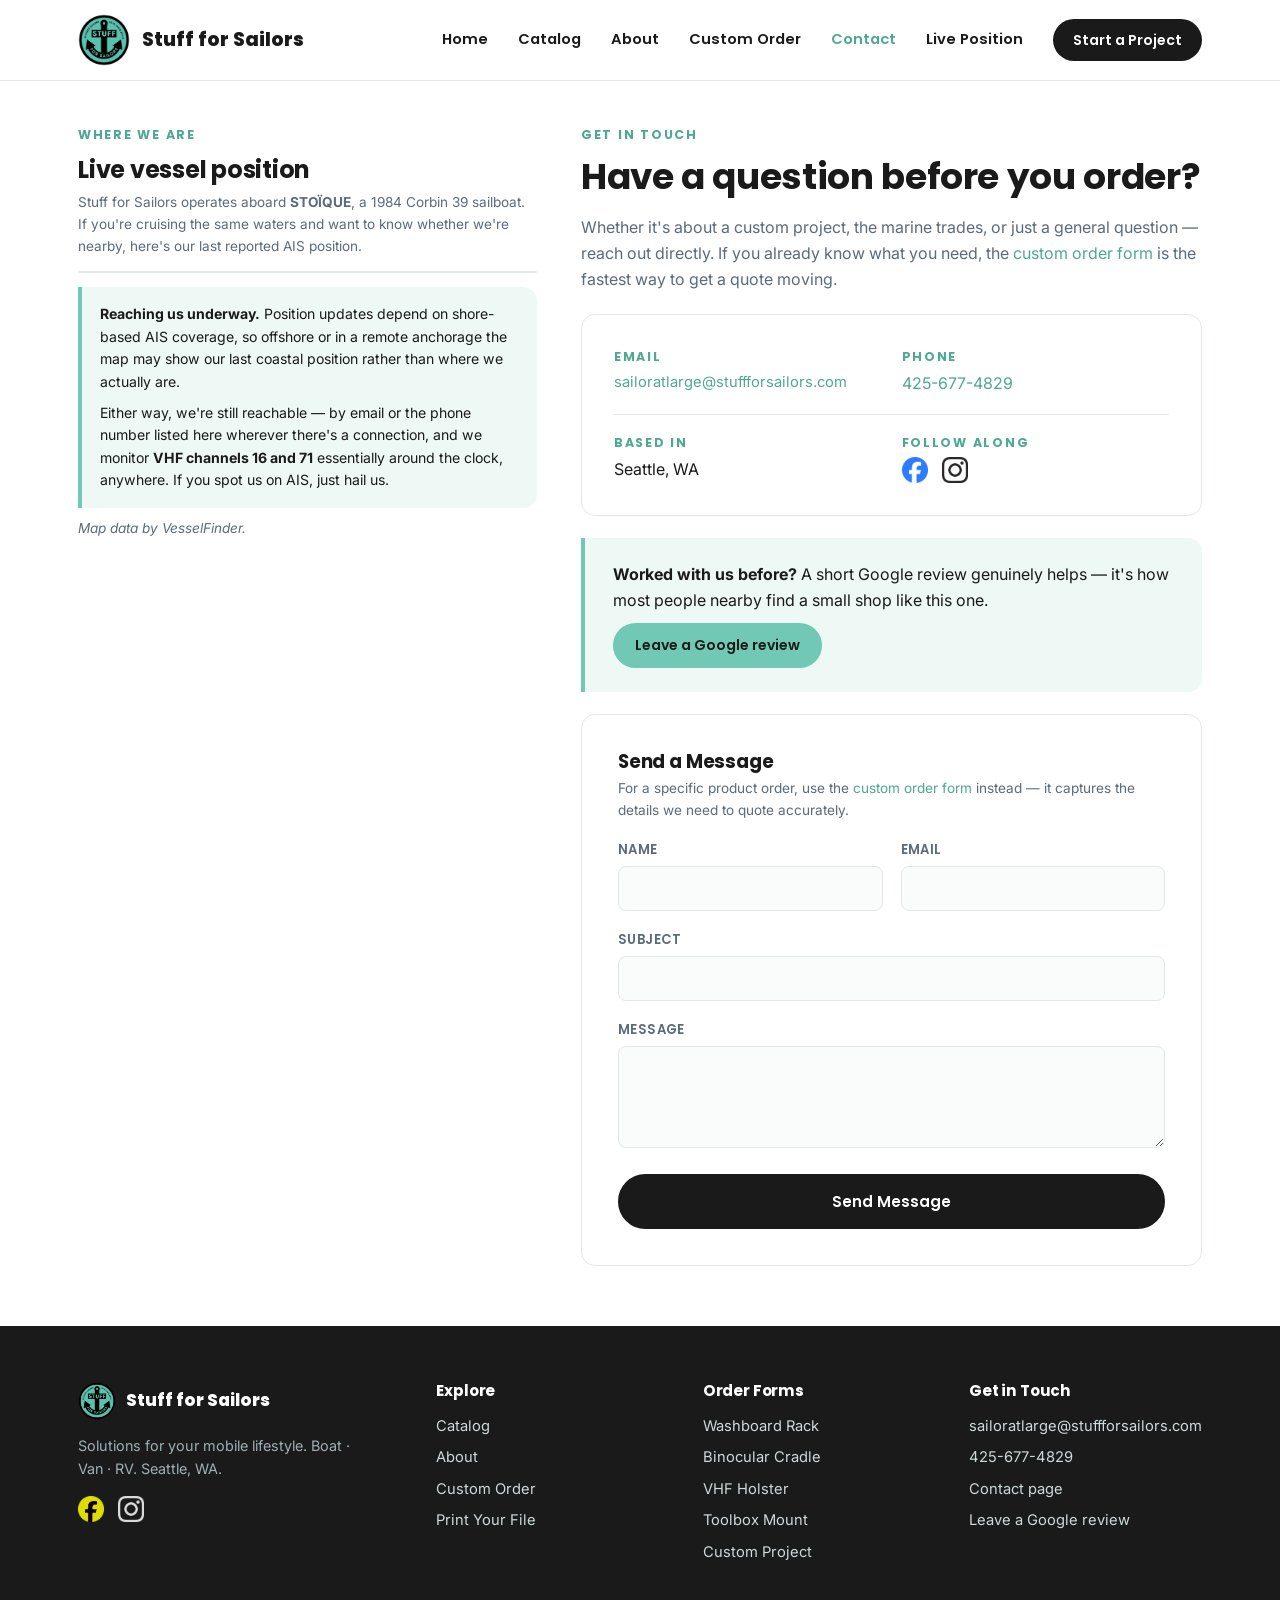
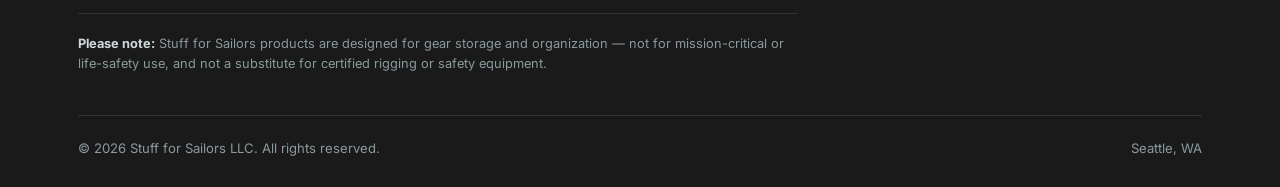
<file: contact.html>
<!DOCTYPE html>
<html lang="en">
<head>
<meta charset="UTF-8">
<meta name="viewport" content="width=device-width, initial-scale=1.0">
<title>Contact — Stuff for Sailors | Boat Gear Storage, Seattle</title>
<meta name="description" content="Get in touch with Stuff for Sailors — custom marine gear organization and boat locker storage solutions, designed and built in Seattle.">
<link rel="stylesheet" href="styles.css">
</head>
<body>

<header class="site-header">
  <div class="nav-wrap">
    <a href="index.html" class="brand">
      <img src="images/logo.png" alt="Stuff for Sailors logo">
      <span class="brand-text">Stuff for Sailors</span>
    </a>
    <button class="nav-toggle" aria-label="Menu" onclick="document.querySelector('.nav-links').classList.toggle('open')">&#9776;</button>
    <nav class="nav-links">
      <a href="index.html">Home</a>
      <a href="catalog.html">Catalog</a>
      <a href="about.html">About</a>
      <a href="order.html">Custom Order</a>
      <a href="contact.html" class="active">Contact</a>
      <a href="contact.html#live-position">Live Position</a>
      <a href="order.html" class="nav-cta">Start a Project</a>
    </nav>
  </div>
</header>

<section class="section" style="padding:44px 0 60px;" id="live-position">
  <div class="container">
    <div class="contact-split">

      <!-- ---------- LEFT: live position ---------- -->
      <div>
        <span class="eyebrow">Where We Are</span>
        <h2 style="font-size:1.5rem;margin-bottom:.35em;">Live vessel position</h2>
        <p class="small" style="margin-bottom:14px;">
          Stuff for Sailors operates aboard <strong>STOÏQUE</strong>, a 1984 Corbin 39 sailboat.
          If you're cruising the same waters and want to know whether we're nearby, here's our
          last reported AIS position.
        </p>

        <div style="border-radius:10px;overflow:hidden;border:1px solid var(--line);">
          <script type="text/javascript">
            var width  = "100%";
            var height = "300";
            var latitude  = "47.68";
            var longitude = "-122.41";
            var zoom  = "9";
            var names = true;
            var mmsi  = "368316770";
            var show_track = true;
          </script>
          <script type="text/javascript" src="https://www.vesselfinder.com/aismap.js"></script>
        </div>

        <div class="callout" style="margin-top:14px;padding:16px 18px;">
          <p style="margin:0 0 .6em;font-size:.88rem;"><strong>Reaching us underway.</strong>
          Position updates depend on shore-based AIS coverage, so offshore or in a remote anchorage
          the map may show our last coastal position rather than where we actually are.</p>
          <p style="margin:0;font-size:.88rem;">Either way, we're still reachable — by email or the
          phone number listed here wherever there's a connection, and we monitor
          <strong>VHF channels 16 and 71</strong> essentially around the clock, anywhere.
          If you spot us on AIS, just hail us.</p>
        </div>
        <p class="small" style="margin-top:10px;font-style:italic;">Map data by VesselFinder.</p>
      </div>

      <!-- ---------- RIGHT: traditional contact ---------- -->
      <div>
        <span class="eyebrow">Get In Touch</span>
        <h1 style="font-size:clamp(1.7rem,2.8vw,2.3rem);">Have a question before you order?</h1>
        <p class="lede" style="font-size:1rem;">Whether it's about a custom project, the marine
        trades, or just a general question — reach out directly. If you already know what you need,
        the <a href="order.html">custom order form</a> is the fastest way to get a quote moving.</p>

        <div class="panel" style="margin-top:22px;">
          <div style="display:grid;grid-template-columns:1fr 1fr;gap:20px;">
            <div>
              <span class="eyebrow" style="margin-bottom:.3em;">Email</span>
              <p style="margin:0;font-size:.92rem;"><a href="mailto:sailoratlarge@stuffforsailors.com">sailoratlarge@stuffforsailors.com</a></p>
            </div>
            <div>
              <span class="eyebrow" style="margin-bottom:.3em;">Phone</span>
              <p style="margin:0;"><a href="tel:4256774829">425-677-4829</a></p>
            </div>
          </div>
          <hr class="divider" style="margin:18px 0;">
          <div style="display:grid;grid-template-columns:1fr 1fr;gap:20px;">
            <div>
              <span class="eyebrow" style="margin-bottom:.3em;">Based In</span>
              <p style="margin:0;">Seattle, WA</p>
            </div>
            <div>
              <span class="eyebrow" style="margin-bottom:.3em;">Follow Along</span>
              <div class="social-row" style="margin-top:4px;">
                <a href="https://www.facebook.com/profile.php?id=61592294143564" target="_blank" rel="noopener"><img src="images/fb-icon.png" alt="Facebook" style="filter:none;width:26px;height:26px;"></a>
                <a href="https://www.instagram.com/stuffforsailors/" target="_blank" rel="noopener"><img src="images/ig-icon.png" alt="Instagram" style="filter:none;width:26px;height:26px;"></a>
              </div>
            </div>
          </div>
        </div>


        <div class="callout" style="margin-top:22px;">
          <p style="margin:0 0 .6em;"><strong>Worked with us before?</strong> A short Google review
          genuinely helps — it's how most people nearby find a small shop like this one.</p>
          <a href="https://g.page/r/CaJlqjnGEkUvEBM/review" target="_blank" rel="noopener" class="btn btn-teal"
             style="padding:9px 20px;font-size:.88rem;">Leave a Google review</a>
        </div>
        <div class="form-card" style="margin-top:22px;">
          <h3 style="margin-bottom:.3em;">Send a Message</h3>
          <p class="small" style="margin-bottom:18px;">For a specific product order, use the
            <a href="order.html">custom order form</a> instead — it captures the details we need to quote accurately.</p>
          <form data-form-name="General Contact" action="https://formspree.io/f/xqpkajzg" method="POST">
            <input type="hidden" name="_subject" value="New message from stuffforsailors.com contact page">
            <div class="form-row">
              <div class="field"><label>Name</label><input type="text" name="name" required></div>
              <div class="field"><label>Email</label><input type="email" name="email" required></div>
            </div>
            <div class="form-row single"><div class="field"><label>Subject</label><input type="text" name="subject"></div></div>
            <div class="form-row single"><div class="field"><label>Message</label><textarea name="message" rows="4" required></textarea></div></div>
            <button type="submit" class="btn btn-primary" style="width:100%;justify-content:center;">Send Message</button>
            <p class="form-status" id="status-contact"></p>
          </form>
        </div>
      </div>

    </div>
  </div>
</section>

<footer class="site-footer">
  <div class="container">
    <div class="footer-grid">
      <div>
        <div class="footer-brand"><img src="images/logo.png" alt="Stuff for Sailors"><span>Stuff for Sailors</span></div>
        <p class="footer-tag">Solutions for your mobile lifestyle. Boat · Van · RV. Seattle, WA.</p>
        <div class="social-row">
          <a href="https://www.facebook.com/profile.php?id=61592294143564" target="_blank" rel="noopener"><img src="images/fb-icon.png" alt="Facebook"></a>
          <a href="https://www.instagram.com/stuffforsailors/" target="_blank" rel="noopener"><img src="images/ig-icon.png" alt="Instagram"></a>
        </div>
      </div>
      <div>
        <h4>Explore</h4>
        <a href="catalog.html">Catalog</a>
        <a href="about.html">About</a>
        <a href="order.html">Custom Order</a>
        <a href="print-your-file.html">Print Your File</a>
      </div>
      <div>
        <h4>Order Forms</h4>
        <a href="order.html#washboard">Washboard Rack</a>
        <a href="order.html#binocular">Binocular Cradle</a>
        <a href="order.html#vhf">VHF Holster</a>
        <a href="order.html#toolbox">Toolbox Mount</a>
        <a href="order.html#general">Custom Project</a>
      </div>
      <div>
        <h4>Get in Touch</h4>
        <a href="mailto:sailoratlarge@stuffforsailors.com">sailoratlarge@stuffforsailors.com</a>
        <a href="tel:4256774829">425-677-4829</a>
        <a href="contact.html">Contact page</a>
        <a href="https://g.page/r/CaJlqjnGEkUvEBM/review" target="_blank" rel="noopener">Leave a Google review</a>
      </div>
    </div>
    <p style="font-size:.8rem;color:#8b9a9d;border-top:1px solid #333;margin-top:40px;padding-top:20px;max-width:720px;">
      <strong style="color:#cfd8db;">Please note:</strong> Stuff for Sailors products are designed for gear storage and organization — not for mission-critical or life-safety use, and not a substitute for certified rigging or safety equipment.
    </p>
    <div class="footer-bottom">
      <span>© 2026 Stuff for Sailors LLC. All rights reserved.</span>
      <span>Seattle, WA</span>
    </div>
  </div>
</footer>

<script>
document.querySelectorAll('form[data-form-name]').forEach(form => {
  form.addEventListener('submit', async (e) => {
    e.preventDefault();
    const statusEl = form.querySelector('.form-status');
    const btn = form.querySelector('button[type=submit]');
    btn.disabled = true; btn.textContent = 'Sending…';
    try {
      const resp = await fetch(form.action, { method: 'POST', body: new FormData(form), headers: { 'Accept': 'application/json' } });
      if (resp.ok) {
        statusEl.textContent = "Thanks for reaching out — we'll get back to you soon.";
        statusEl.className = 'form-status show ok';
        form.reset();
      } else { throw new Error(); }
    } catch (err) {
      statusEl.textContent = "Something went wrong. Please email sailoratlarge@stuffforsailors.com directly.";
      statusEl.className = 'form-status show err';
    } finally { btn.disabled = false; btn.textContent = 'Send Message'; }
  });
});
</script>

</body>
</html>
</file>
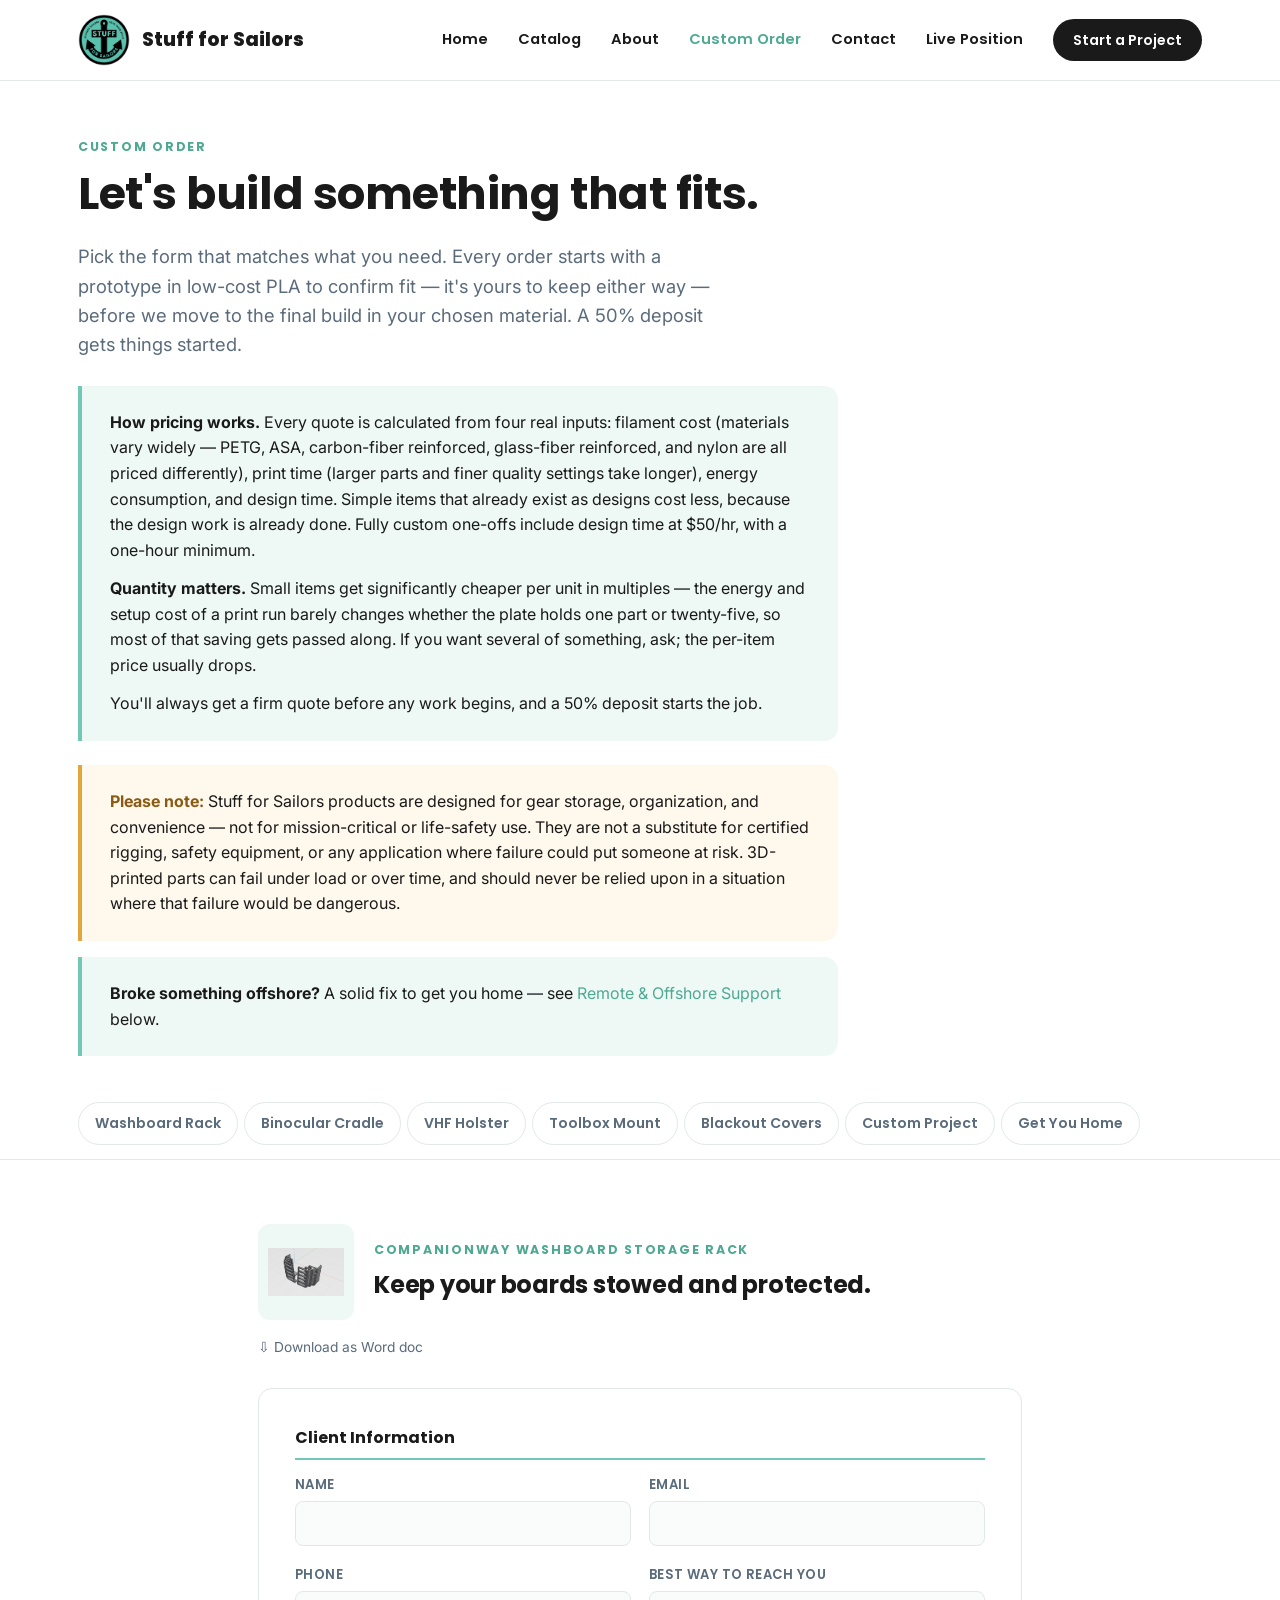
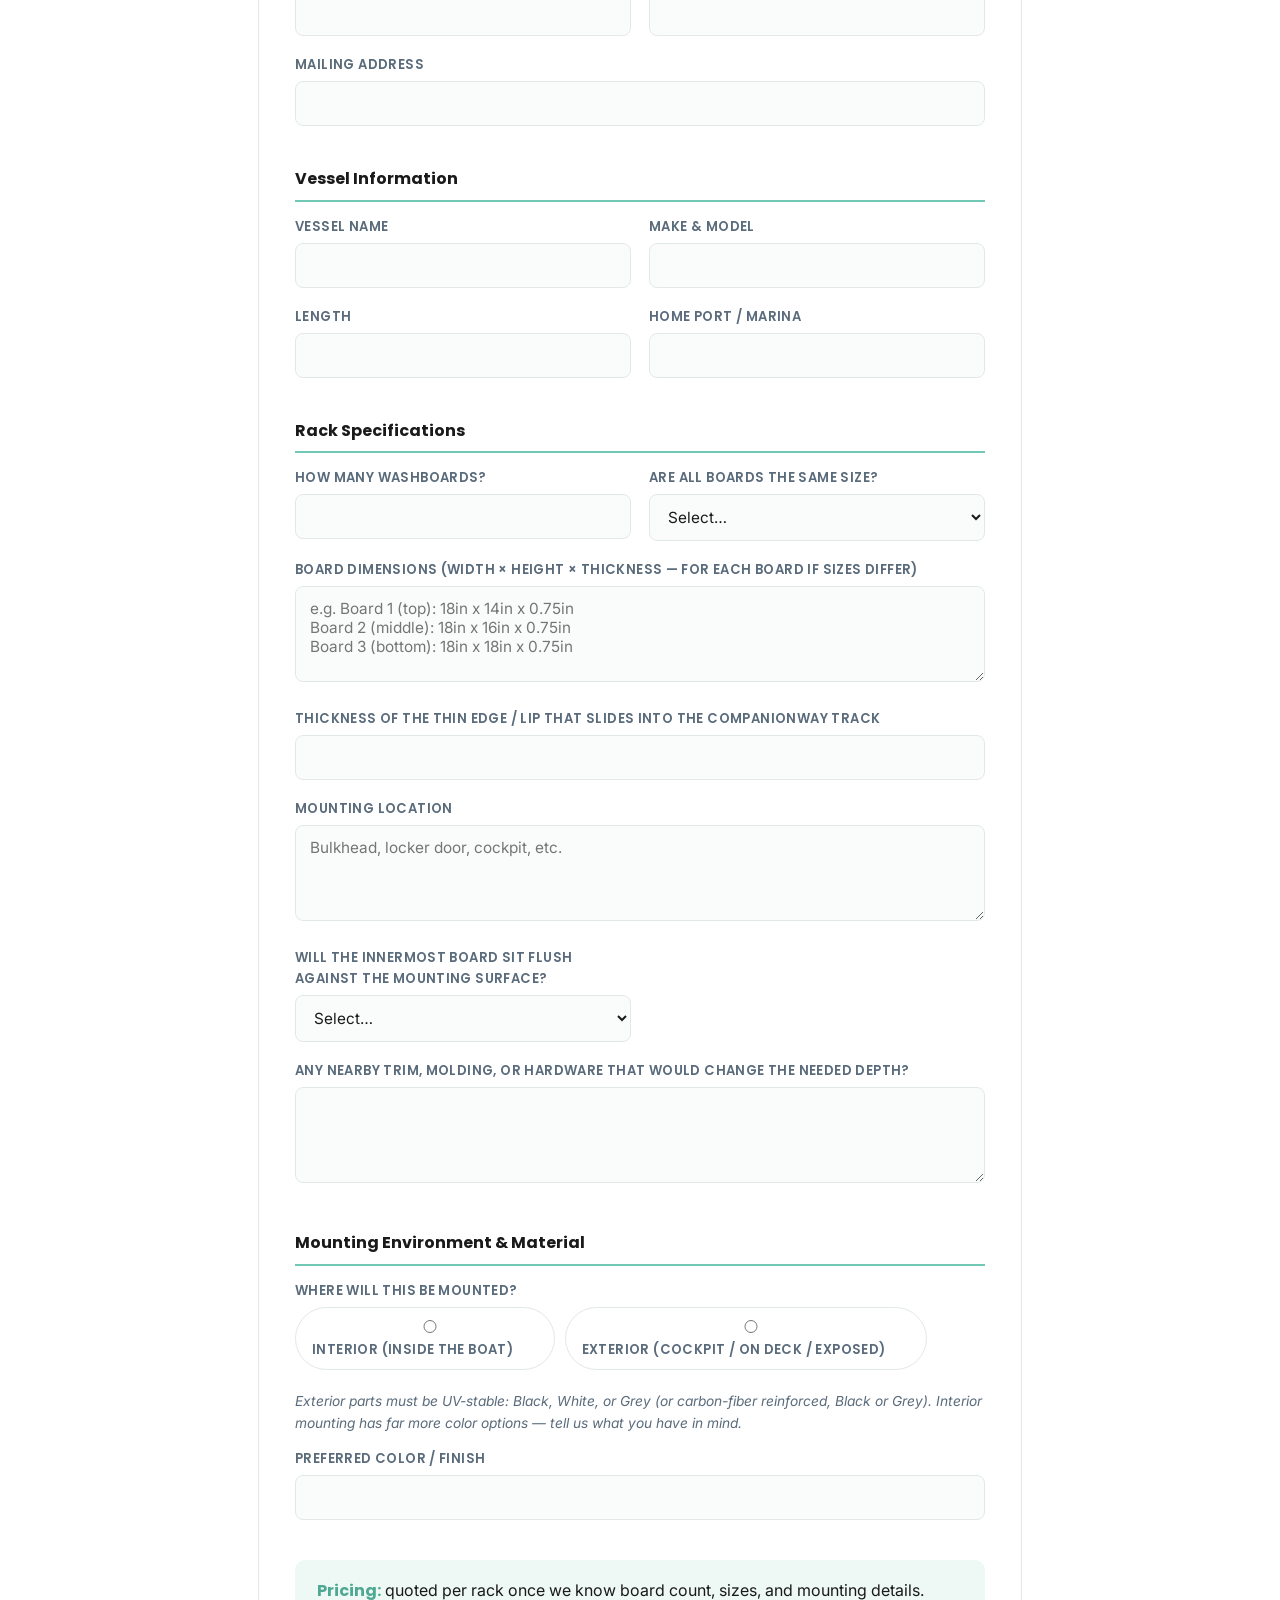
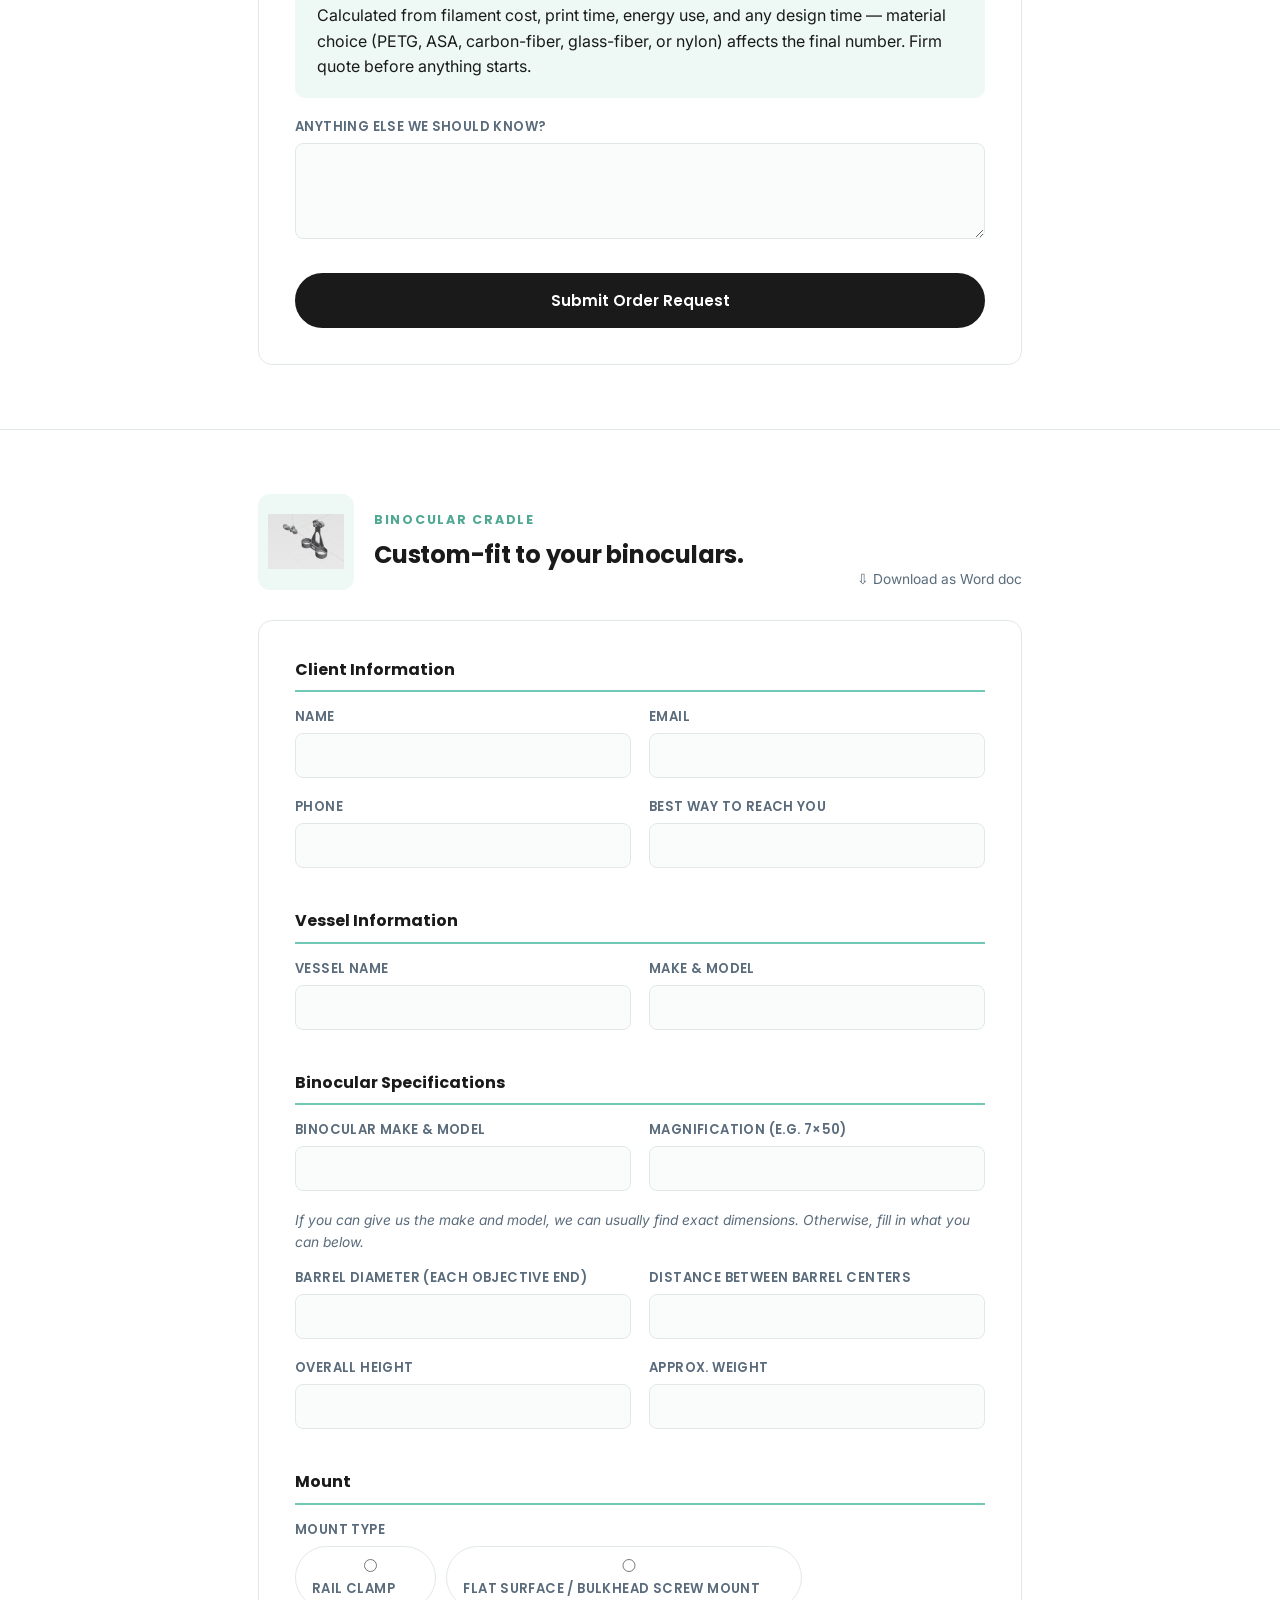
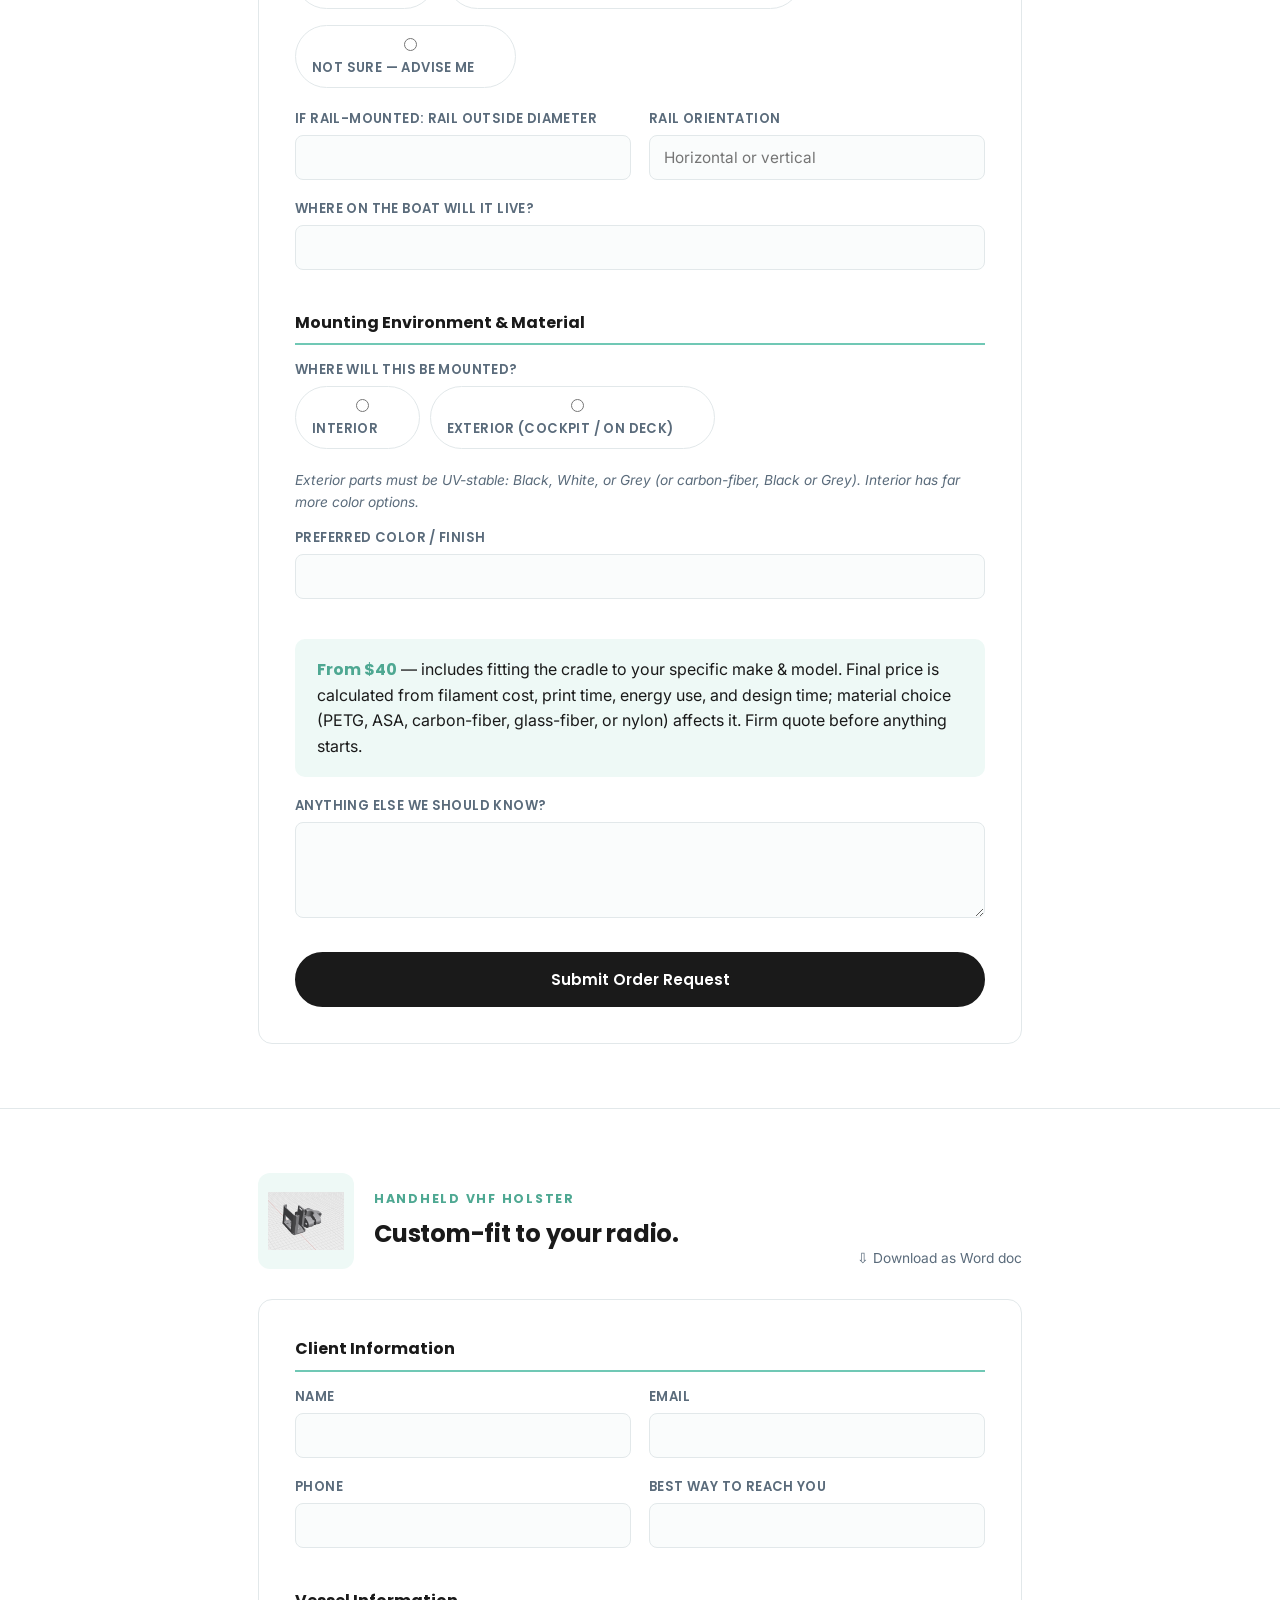
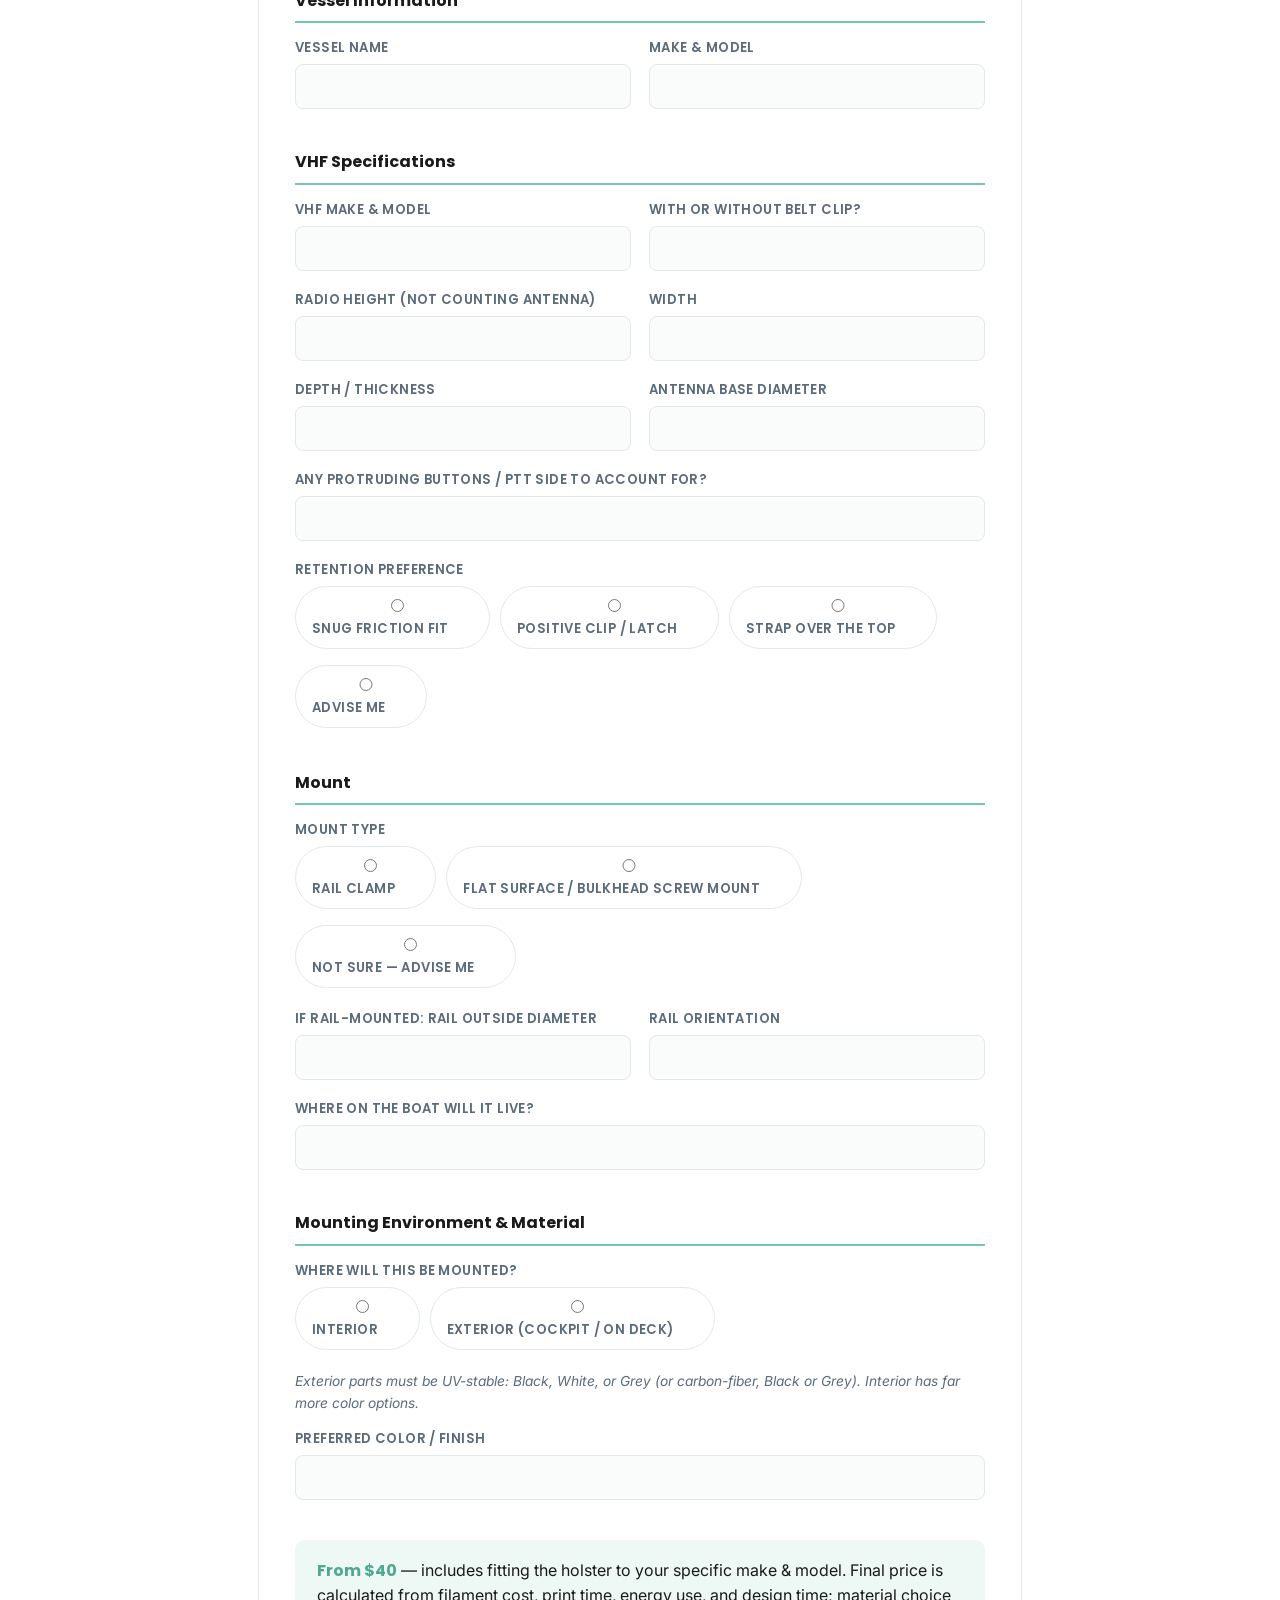
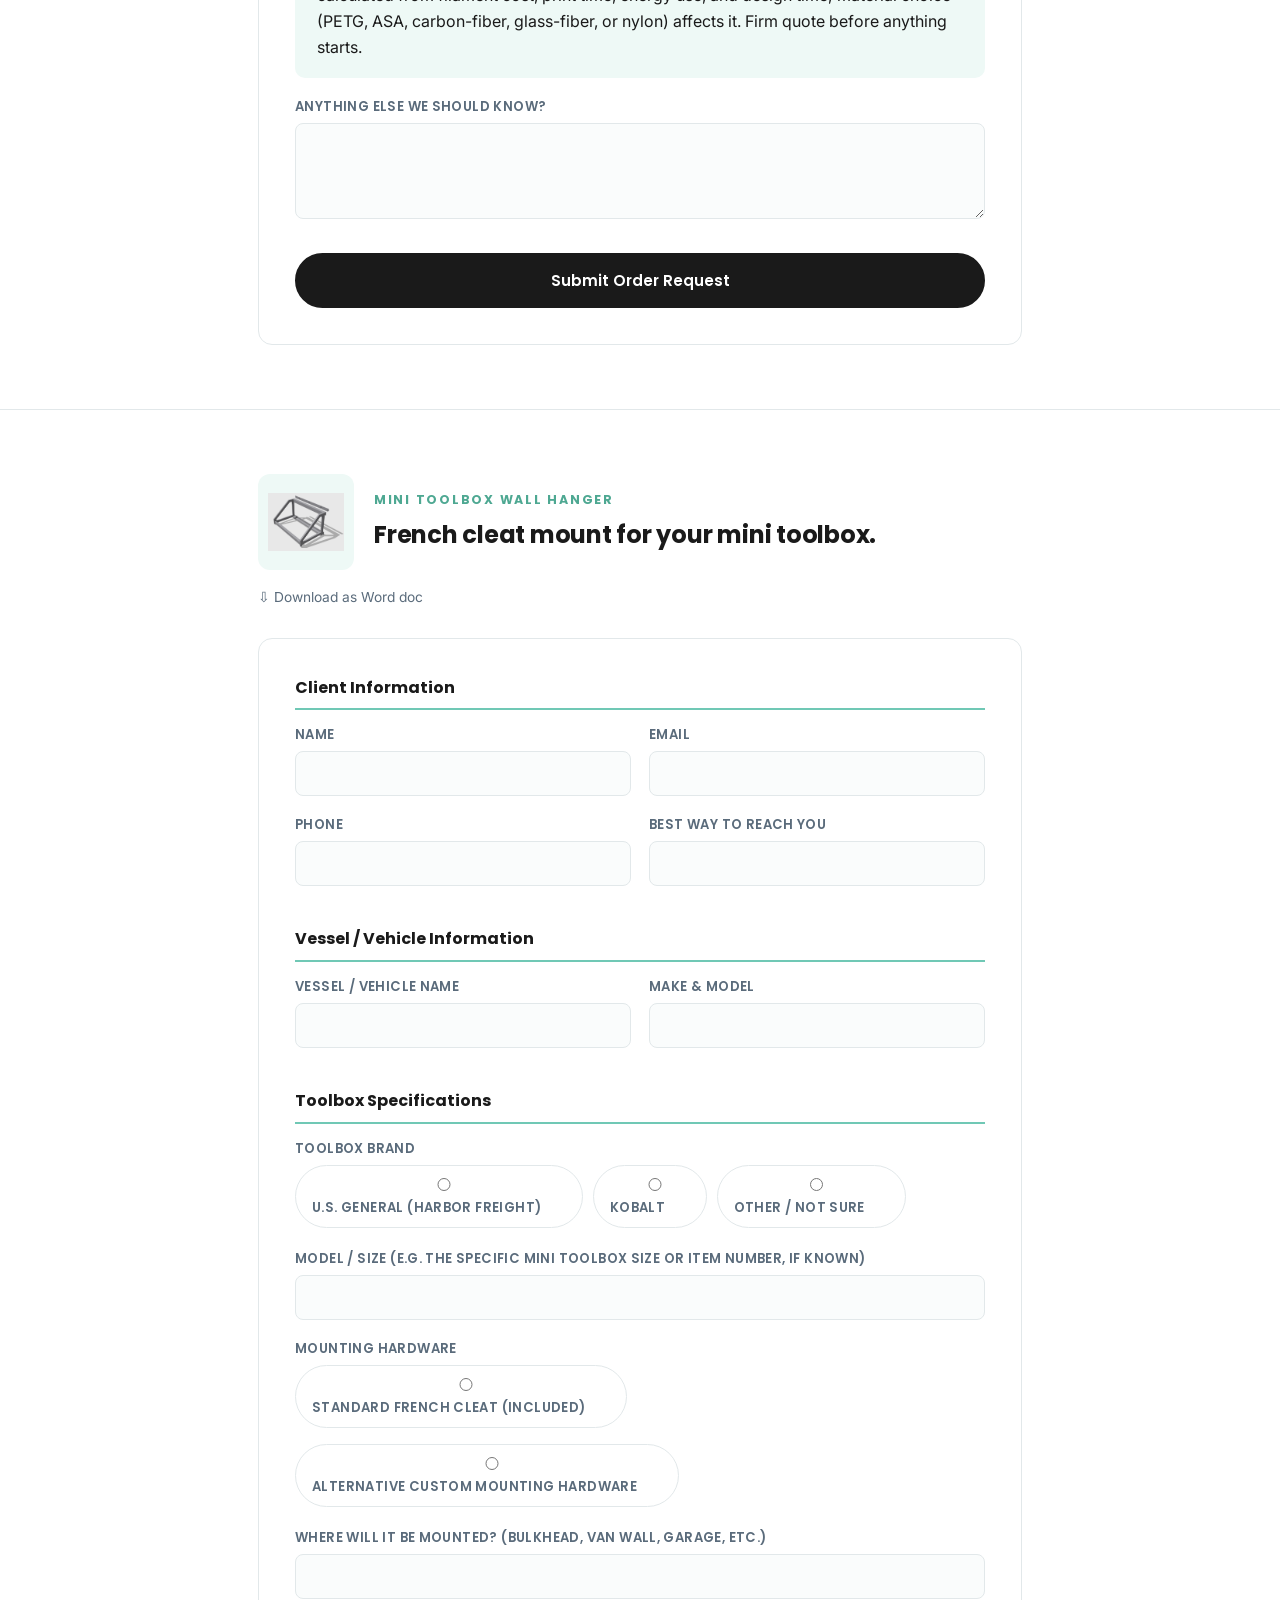
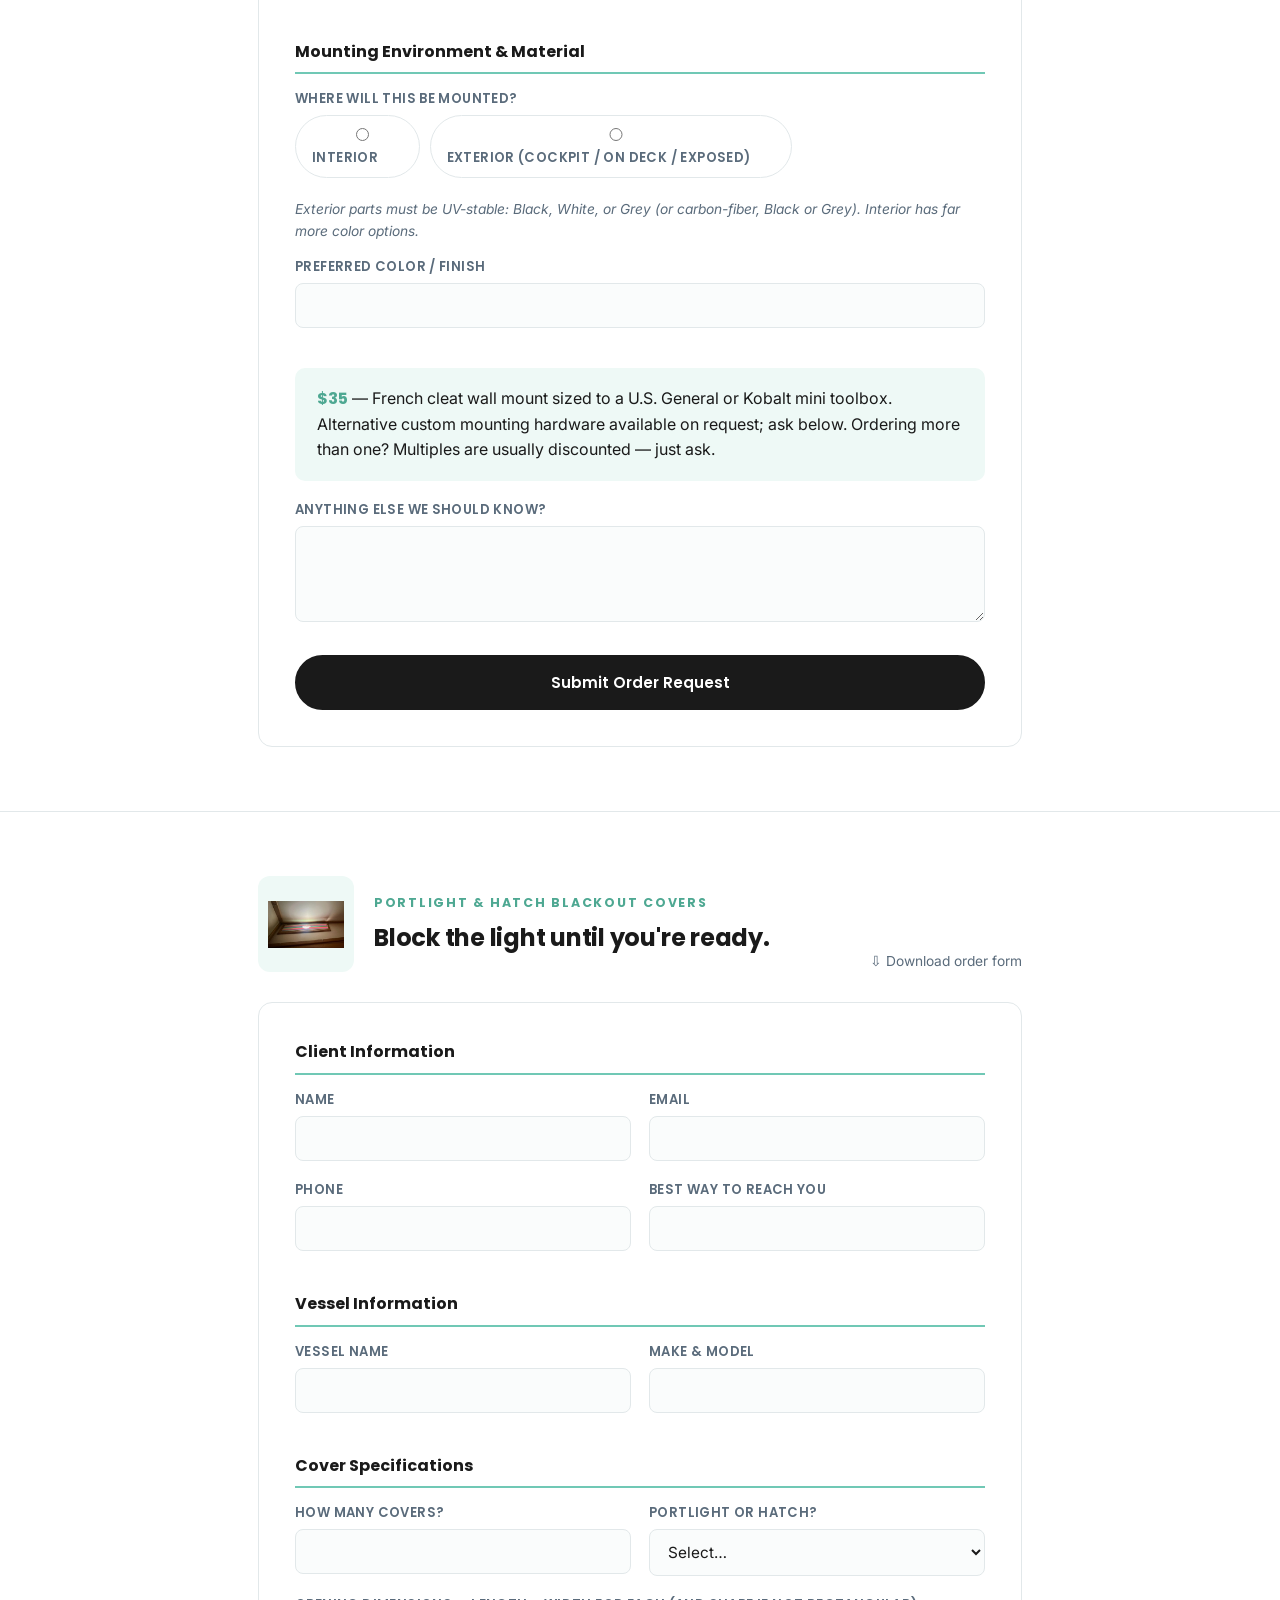
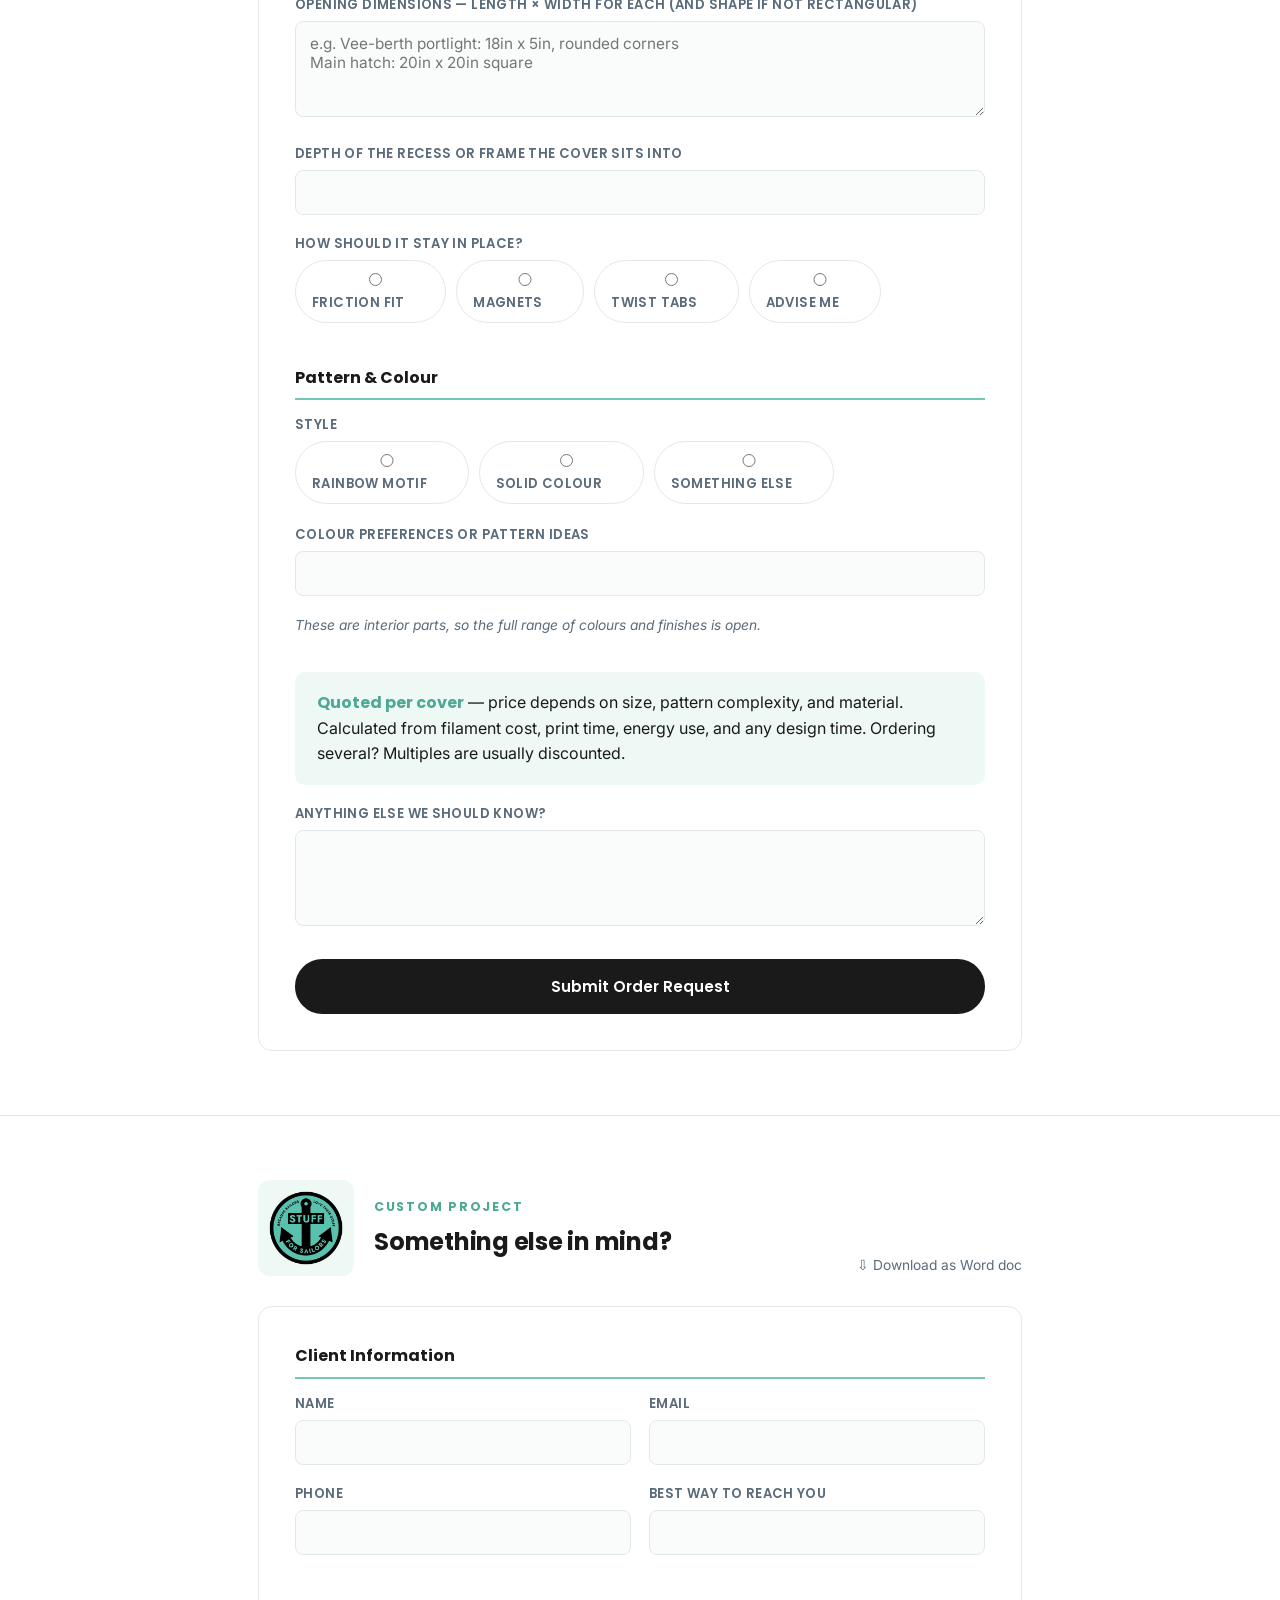
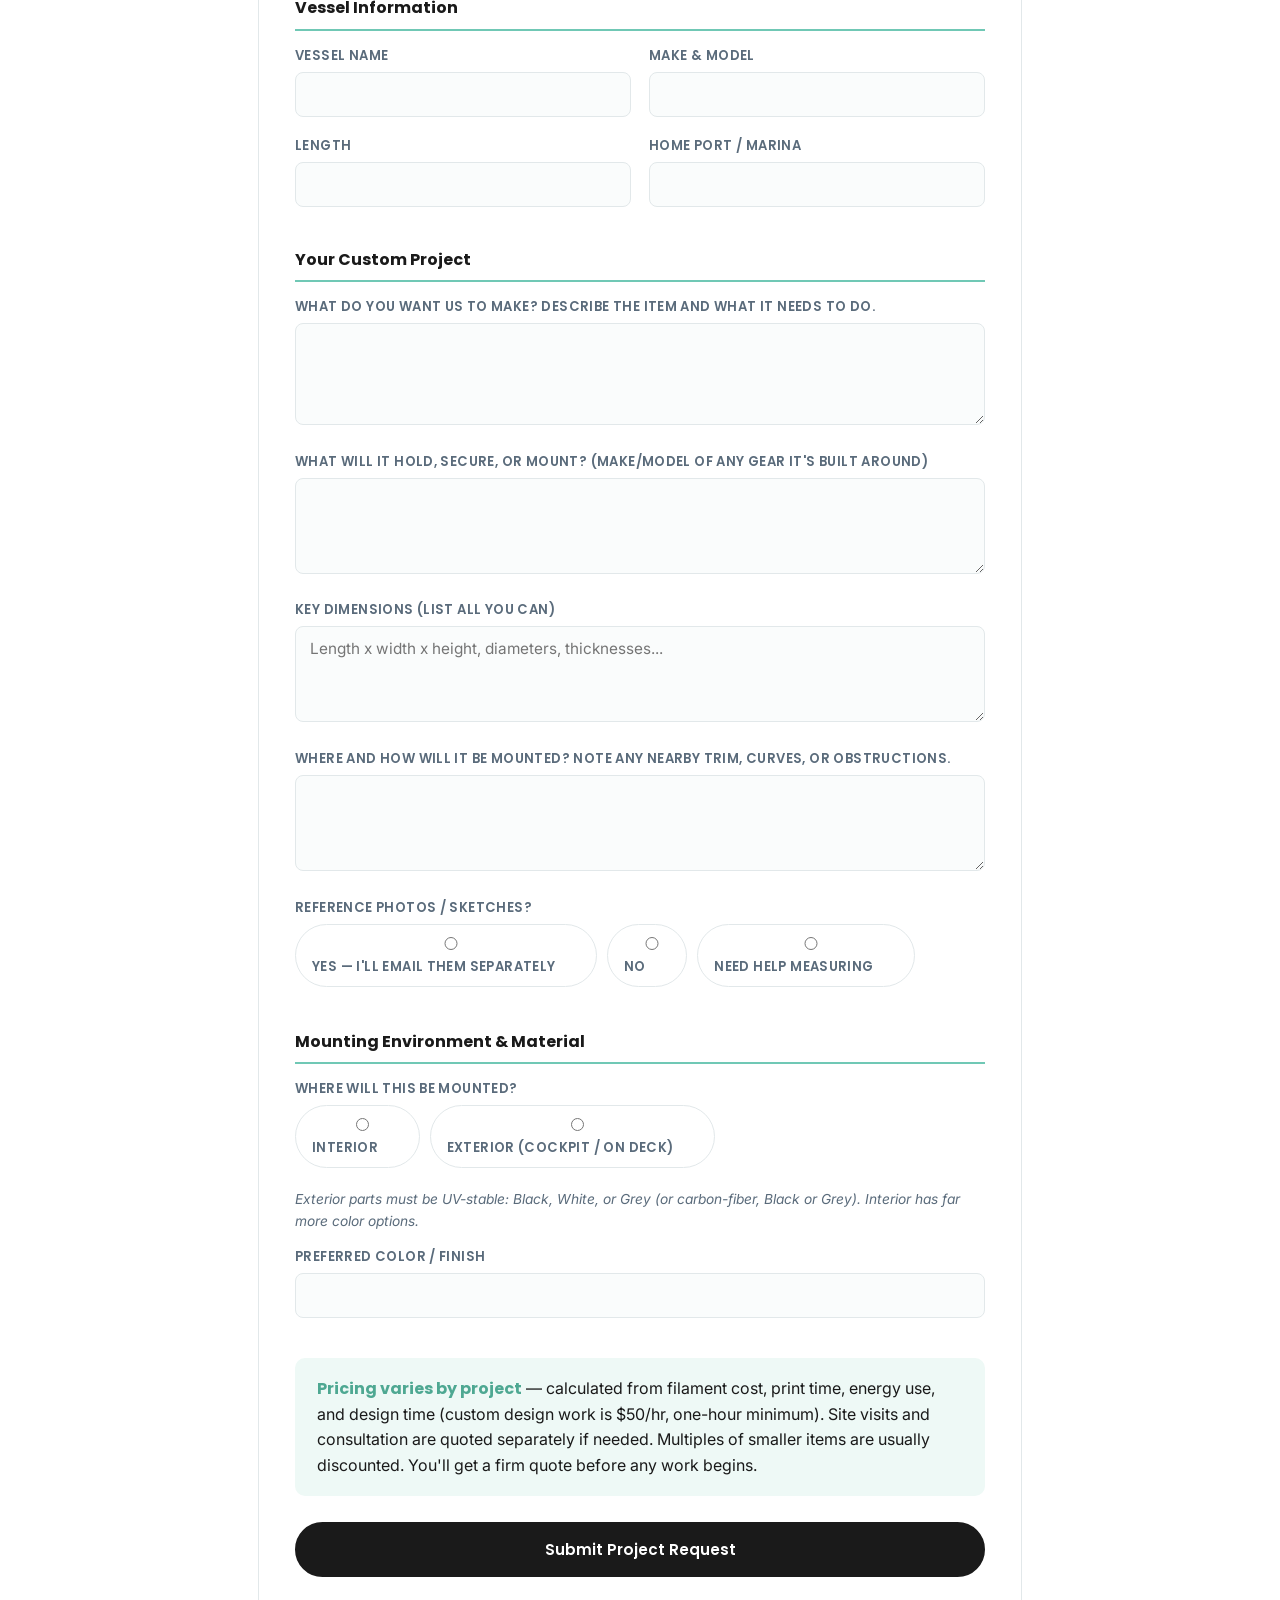
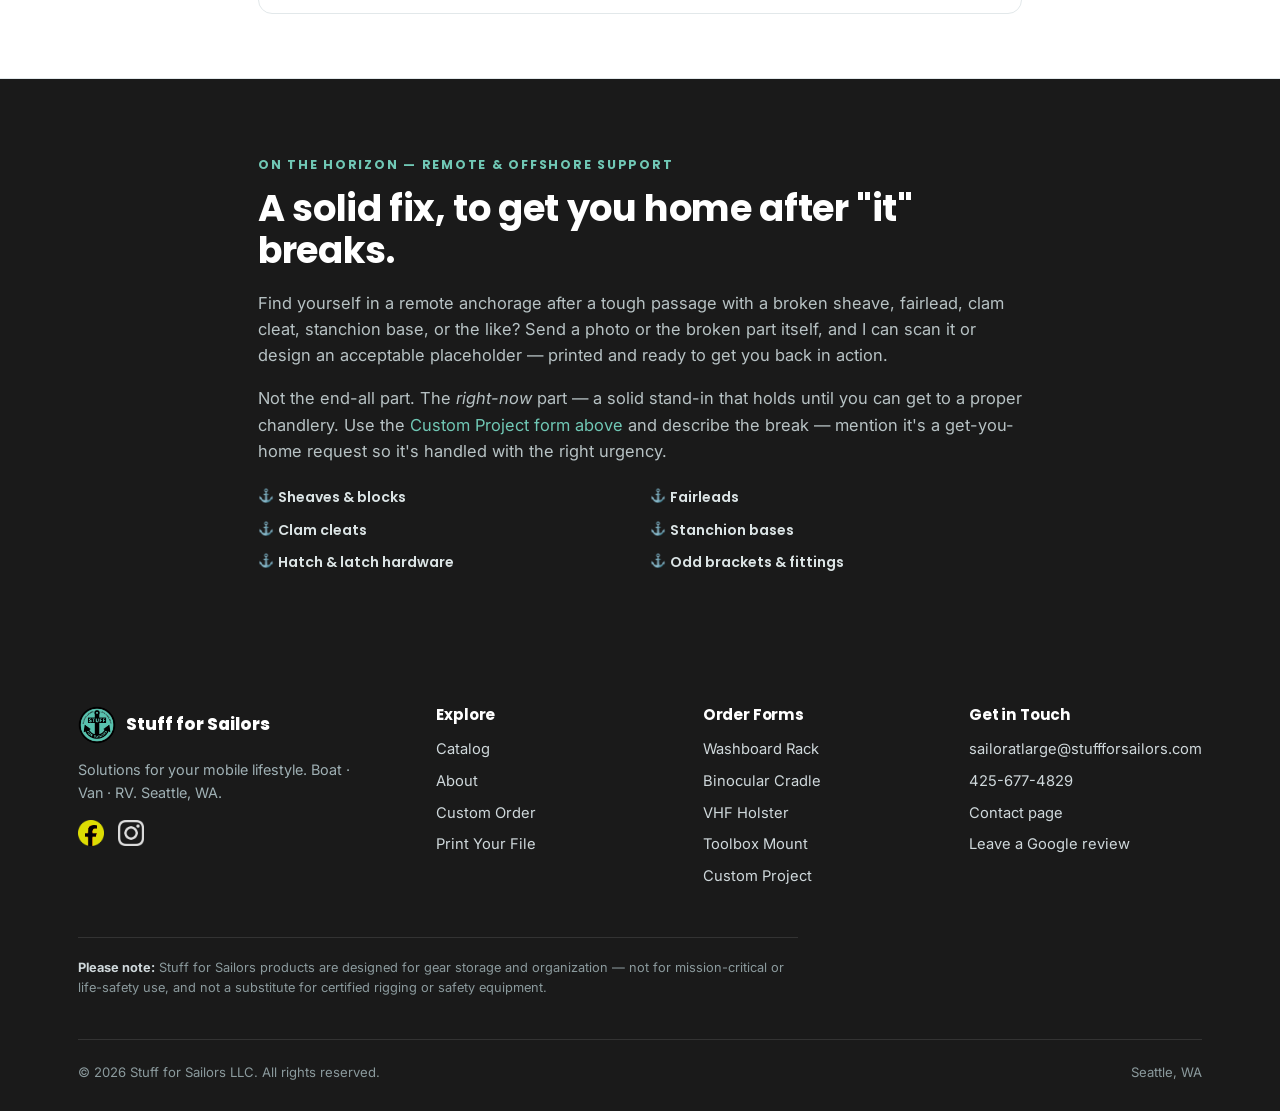
<file: order.html>
<!DOCTYPE html>
<html lang="en">
<head>
<meta charset="UTF-8">
<meta name="viewport" content="width=device-width, initial-scale=1.0">
<title>Custom Order — Boat Gear Storage & Organization | Stuff for Sailors</title>
<meta name="description" content="Order custom gear storage and locker organization for your boat, van, or RV — washboard racks, binocular cradles, VHF holsters, and one-off marine gear organization solutions.">
<link rel="stylesheet" href="styles.css">
<style>
  .order-nav{position:sticky;top:73px;background:var(--white);border-bottom:1px solid var(--line);z-index:40;}
  .order-nav .container{display:flex;gap:6px;overflow-x:auto;padding:14px 28px;}
  .order-nav a{font-family:'Poppins',sans-serif;font-weight:600;font-size:.88rem;color:var(--steel);
    padding:9px 16px;border-radius:999px;white-space:nowrap;border:1.5px solid var(--line);}
  .order-nav a:hover, .order-nav a.active{color:var(--ink);border-color:var(--teal);background:var(--teal-pale);text-decoration:none;}
  .form-section{padding:64px 0;border-bottom:1px solid var(--line);}
  .form-section:last-of-type{border-bottom:none;}
  .form-head{display:flex;justify-content:space-between;align-items:flex-end;flex-wrap:wrap;gap:16px;margin-bottom:30px;}
  .form-head h2{margin-bottom:.2em;}
  .form-head-left{display:flex;align-items:center;gap:20px;}
  .form-thumb{width:96px;height:96px;flex:0 0 auto;background:var(--teal-pale);border-radius:12px;
    display:flex;align-items:center;justify-content:center;padding:10px;}
  .form-thumb img{max-width:100%;max-height:100%;object-fit:contain;}
  @media(max-width:560px){.form-thumb{display:none;}}
  .docx-link{font-size:.86rem;color:var(--steel);display:inline-flex;align-items:center;gap:6px;}
</style>
</head>
<body>

<header class="site-header">
  <div class="nav-wrap">
    <a href="index.html" class="brand">
      <img src="images/logo.png" alt="Stuff for Sailors logo">
      <span class="brand-text">Stuff for Sailors</span>
    </a>
    <button class="nav-toggle" aria-label="Menu" onclick="document.querySelector('.nav-links').classList.toggle('open')">&#9776;</button>
    <nav class="nav-links">
      <a href="index.html">Home</a>
      <a href="catalog.html">Catalog</a>
      <a href="about.html">About</a>
      <a href="order.html" class="active">Custom Order</a>
      <a href="contact.html">Contact</a>
      <a href="contact.html#live-position">Live Position</a>
      <a href="order.html" class="nav-cta">Start a Project</a>
    </nav>
  </div>
</header>

<section class="hero" style="padding:56px 0 32px;">
  <div class="container">
    <span class="eyebrow">Custom Order</span>
    <h1 style="font-size:clamp(2rem,3.6vw,2.8rem);">Let's build something that fits.</h1>
    <p class="lede">Pick the form that matches what you need. Every order starts with a prototype in low-cost PLA to confirm fit — it's yours to keep either way — before we move to the final build in your chosen material. A 50% deposit gets things started.</p>

    <div class="callout" style="max-width:760px;margin-top:26px;">
      <p style="margin:0 0 .8em;"><strong>How pricing works.</strong> Every quote is calculated from four real inputs: filament cost (materials vary widely — PETG, ASA, carbon-fiber reinforced, glass-fiber reinforced, and nylon are all priced differently), print time (larger parts and finer quality settings take longer), energy consumption, and design time. Simple items that already exist as designs cost less, because the design work is already done. Fully custom one-offs include design time at $50/hr, with a one-hour minimum.</p>
      <p style="margin:0 0 .8em;"><strong>Quantity matters.</strong> Small items get significantly cheaper per unit in multiples — the energy and setup cost of a print run barely changes whether the plate holds one part or twenty-five, so most of that saving gets passed along. If you want several of something, ask; the per-item price usually drops.</p>
      <p style="margin:0;">You'll always get a firm quote before any work begins, and a 50% deposit starts the job.</p>
    </div>
    <div class="callout caution" style="max-width:760px;margin-top:24px;">
      <p style="margin:0;"><strong>Please note:</strong> Stuff for Sailors products are designed for gear storage, organization, and convenience — not for mission-critical or life-safety use. They are not a substitute for certified rigging, safety equipment, or any application where failure could put someone at risk. 3D-printed parts can fail under load or over time, and should never be relied upon in a situation where that failure would be dangerous.</p>
    </div>
    <div class="callout" style="max-width:760px;margin-top:16px;">
      <p style="margin:0;"><strong>Broke something offshore?</strong> A solid fix to get you home — see <a href="#getyouhome">Remote &amp; Offshore Support</a> below.</p>
    </div>
  </div>
</section>

<nav class="order-nav">
  <div class="container">
    <a href="#washboard">Washboard Rack</a>
    <a href="#binocular">Binocular Cradle</a>
    <a href="#vhf">VHF Holster</a>
    <a href="#toolbox">Toolbox Mount</a>
    <a href="#blackout">Blackout Covers</a>
    <a href="#general">Custom Project</a>
    <a href="#getyouhome">Get You Home</a>
  </div>
</nav>

<!-- =========================================================
     FORM 1 — WASHBOARD RACK
========================================================= -->
<section class="form-section" id="washboard">
  <div class="container" style="max-width:820px;">
    <div class="form-head">
      <div class="form-head-left">
        <div class="form-thumb"><img src="images/washboard-rack.png" alt="Companionway washboard storage rack"></div>
        <div>
          <span class="eyebrow">Companionway Washboard Storage Rack</span>
          <h2>Keep your boards stowed and protected.</h2>
        </div>
      </div>
      <a class="docx-link" href="downloads/StuffForSailors_Order_Washboard_Rack.docx" download>&#8681; Download as Word doc</a>
    </div>

    <form class="form-card" data-form-name="Washboard Rack Order" action="https://formspree.io/f/xnpqnwev" method="POST">
      <input type="hidden" name="_subject" value="New order: Companionway Washboard Rack">
      <input type="hidden" name="form_type" value="Washboard Rack Order">

      <fieldset>
        <legend>Client Information</legend>
        <div class="form-row">
          <div class="field"><label>Name</label><input type="text" name="name" required></div>
          <div class="field"><label>Email</label><input type="email" name="email" required></div>
        </div>
        <div class="form-row">
          <div class="field"><label>Phone</label><input type="tel" name="phone"></div>
          <div class="field"><label>Best way to reach you</label><input type="text" name="best_contact"></div>
        </div>
        <div class="form-row single"><div class="field"><label>Mailing address</label><input type="text" name="address"></div></div>
      </fieldset>

      <fieldset>
        <legend>Vessel Information</legend>
        <div class="form-row">
          <div class="field"><label>Vessel name</label><input type="text" name="vessel_name"></div>
          <div class="field"><label>Make &amp; model</label><input type="text" name="vessel_model"></div>
        </div>
        <div class="form-row">
          <div class="field"><label>Length</label><input type="text" name="vessel_length"></div>
          <div class="field"><label>Home port / marina</label><input type="text" name="home_port"></div>
        </div>
      </fieldset>

      <fieldset>
        <legend>Rack Specifications</legend>
        <div class="form-row">
          <div class="field"><label>How many washboards?</label><input type="number" min="1" name="board_count"></div>
          <div class="field"><label>Are all boards the same size?</label>
            <select name="boards_same_size"><option value="">Select…</option><option>Yes</option><option>No — sizes vary</option></select>
          </div>
        </div>
        <div class="form-row single">
          <div class="field"><label>Board dimensions (width × height × thickness — for each board if sizes differ)</label>
            <textarea name="board_dimensions" placeholder="e.g. Board 1 (top): 18in x 14in x 0.75in&#10;Board 2 (middle): 18in x 16in x 0.75in&#10;Board 3 (bottom): 18in x 18in x 0.75in"></textarea></div>
        </div>
        <div class="form-row single">
          <div class="field"><label>Thickness of the thin edge / lip that slides into the companionway track</label><input type="text" name="lip_thickness"></div>
        </div>
        <div class="form-row single">
          <div class="field"><label>Mounting location</label><textarea name="mount_location" placeholder="Bulkhead, locker door, cockpit, etc."></textarea></div>
        </div>
        <div class="form-row">
          <div class="field"><label>Will the innermost board sit flush against the mounting surface?</label>
            <select name="flush_mount"><option value="">Select…</option><option>Yes, flush</option><option>No — there's a gap or standoff</option></select>
          </div>
        </div>
        <div class="form-row single">
          <div class="field"><label>Any nearby trim, molding, or hardware that would change the needed depth?</label><textarea name="trim_notes"></textarea></div>
        </div>
      </fieldset>

      <fieldset>
        <legend>Mounting Environment &amp; Material</legend>
        <div class="field" style="margin-bottom:14px;">
          <label>Where will this be mounted?</label>
          <div class="check-row">
            <label class="check-pill"><input type="radio" name="environment" value="Interior"> Interior (inside the boat)</label>
            <label class="check-pill"><input type="radio" name="environment" value="Exterior"> Exterior (cockpit / on deck / exposed)</label>
          </div>
        </div>
        <p class="form-note">Exterior parts must be UV-stable: Black, White, or Grey (or carbon-fiber reinforced, Black or Grey). Interior mounting has far more color options — tell us what you have in mind.</p>
        <div class="form-row single"><div class="field"><label>Preferred color / finish</label><input type="text" name="color_pref"></div></div>
      </fieldset>

      <div class="price-callout">
        <strong>Pricing:</strong> quoted per rack once we know board count, sizes, and mounting details. Calculated from filament cost, print time, energy use, and any design time — material choice (PETG, ASA, carbon-fiber, glass-fiber, or nylon) affects the final number. Firm quote before anything starts.
      </div>

      <div class="form-row single"><div class="field"><label>Anything else we should know?</label><textarea name="notes"></textarea></div></div>

      <button type="submit" class="btn btn-primary" style="width:100%;justify-content:center;margin-top:8px;">Submit Order Request</button>
      <p class="form-status" id="status-washboard"></p>
    </form>
  </div>
</section>

<!-- =========================================================
     FORM 2 — BINOCULAR CRADLE
========================================================= -->
<section class="form-section" id="binocular">
  <div class="container" style="max-width:820px;">
    <div class="form-head">
      <div class="form-head-left">
        <div class="form-thumb"><img src="images/binocular-cradle.png" alt="Binocular cradle mount"></div>
        <div>
          <span class="eyebrow">Binocular Cradle</span>
          <h2>Custom-fit to your binoculars.</h2>
        </div>
      </div>
      <a class="docx-link" href="downloads/StuffForSailors_Order_Binocular_Cradle.docx" download>&#8681; Download as Word doc</a>
    </div>

    <form class="form-card" data-form-name="Binocular Cradle Order" action="https://formspree.io/f/mwlkpzev" method="POST">
      <input type="hidden" name="_subject" value="New order: Binocular Cradle">
      <input type="hidden" name="form_type" value="Binocular Cradle Order">

      <fieldset>
        <legend>Client Information</legend>
        <div class="form-row">
          <div class="field"><label>Name</label><input type="text" name="name" required></div>
          <div class="field"><label>Email</label><input type="email" name="email" required></div>
        </div>
        <div class="form-row">
          <div class="field"><label>Phone</label><input type="tel" name="phone"></div>
          <div class="field"><label>Best way to reach you</label><input type="text" name="best_contact"></div>
        </div>
      </fieldset>

      <fieldset>
        <legend>Vessel Information</legend>
        <div class="form-row">
          <div class="field"><label>Vessel name</label><input type="text" name="vessel_name"></div>
          <div class="field"><label>Make &amp; model</label><input type="text" name="vessel_model"></div>
        </div>
      </fieldset>

      <fieldset>
        <legend>Binocular Specifications</legend>
        <div class="form-row">
          <div class="field"><label>Binocular make &amp; model</label><input type="text" name="binocular_model"></div>
          <div class="field"><label>Magnification (e.g. 7×50)</label><input type="text" name="magnification"></div>
        </div>
        <p class="form-note">If you can give us the make and model, we can usually find exact dimensions. Otherwise, fill in what you can below.</p>
        <div class="form-row">
          <div class="field"><label>Barrel diameter (each objective end)</label><input type="text" name="barrel_diameter"></div>
          <div class="field"><label>Distance between barrel centers</label><input type="text" name="barrel_spacing"></div>
        </div>
        <div class="form-row">
          <div class="field"><label>Overall height</label><input type="text" name="binocular_height"></div>
          <div class="field"><label>Approx. weight</label><input type="text" name="binocular_weight"></div>
        </div>
      </fieldset>

      <fieldset>
        <legend>Mount</legend>
        <div class="field" style="margin-bottom:14px;">
          <label>Mount type</label>
          <div class="check-row">
            <label class="check-pill"><input type="radio" name="mount_type" value="Rail clamp"> Rail clamp</label>
            <label class="check-pill"><input type="radio" name="mount_type" value="Flat surface"> Flat surface / bulkhead screw mount</label>
            <label class="check-pill"><input type="radio" name="mount_type" value="Not sure"> Not sure — advise me</label>
          </div>
        </div>
        <div class="form-row">
          <div class="field"><label>If rail-mounted: rail outside diameter</label><input type="text" name="rail_diameter"></div>
          <div class="field"><label>Rail orientation</label><input type="text" name="rail_orientation" placeholder="Horizontal or vertical"></div>
        </div>
        <div class="form-row single"><div class="field"><label>Where on the boat will it live?</label><input type="text" name="mount_location"></div></div>
      </fieldset>

      <fieldset>
        <legend>Mounting Environment &amp; Material</legend>
        <div class="field" style="margin-bottom:14px;">
          <label>Where will this be mounted?</label>
          <div class="check-row">
            <label class="check-pill"><input type="radio" name="environment" value="Interior"> Interior</label>
            <label class="check-pill"><input type="radio" name="environment" value="Exterior"> Exterior (cockpit / on deck)</label>
          </div>
        </div>
        <p class="form-note">Exterior parts must be UV-stable: Black, White, or Grey (or carbon-fiber, Black or Grey). Interior has far more color options.</p>
        <div class="form-row single"><div class="field"><label>Preferred color / finish</label><input type="text" name="color_pref"></div></div>
      </fieldset>

      <div class="price-callout">
        <strong>From $40</strong> — includes fitting the cradle to your specific make &amp; model. Final price is calculated from filament cost, print time, energy use, and design time; material choice (PETG, ASA, carbon-fiber, glass-fiber, or nylon) affects it. Firm quote before anything starts.
      </div>

      <div class="form-row single"><div class="field"><label>Anything else we should know?</label><textarea name="notes"></textarea></div></div>

      <button type="submit" class="btn btn-primary" style="width:100%;justify-content:center;margin-top:8px;">Submit Order Request</button>
      <p class="form-status" id="status-binocular"></p>
    </form>
  </div>
</section>

<!-- =========================================================
     FORM 3 — VHF HOLSTER
========================================================= -->
<section class="form-section" id="vhf">
  <div class="container" style="max-width:820px;">
    <div class="form-head">
      <div class="form-head-left">
        <div class="form-thumb"><img src="images/vhf-holster.png" alt="Handheld VHF radio holster"></div>
        <div>
          <span class="eyebrow">Handheld VHF Holster</span>
          <h2>Custom-fit to your radio.</h2>
        </div>
      </div>
      <a class="docx-link" href="downloads/StuffForSailors_Order_VHF_Holster.docx" download>&#8681; Download as Word doc</a>
    </div>

    <form class="form-card" data-form-name="VHF Holster Order" action="https://formspree.io/f/xbgjlbro" method="POST">
      <input type="hidden" name="_subject" value="New order: VHF Holster">
      <input type="hidden" name="form_type" value="VHF Holster Order">

      <fieldset>
        <legend>Client Information</legend>
        <div class="form-row">
          <div class="field"><label>Name</label><input type="text" name="name" required></div>
          <div class="field"><label>Email</label><input type="email" name="email" required></div>
        </div>
        <div class="form-row">
          <div class="field"><label>Phone</label><input type="tel" name="phone"></div>
          <div class="field"><label>Best way to reach you</label><input type="text" name="best_contact"></div>
        </div>
      </fieldset>

      <fieldset>
        <legend>Vessel Information</legend>
        <div class="form-row">
          <div class="field"><label>Vessel name</label><input type="text" name="vessel_name"></div>
          <div class="field"><label>Make &amp; model</label><input type="text" name="vessel_model"></div>
        </div>
      </fieldset>

      <fieldset>
        <legend>VHF Specifications</legend>
        <div class="form-row">
          <div class="field"><label>VHF make &amp; model</label><input type="text" name="vhf_model"></div>
          <div class="field"><label>With or without belt clip?</label><input type="text" name="belt_clip"></div>
        </div>
        <div class="form-row">
          <div class="field"><label>Radio height (not counting antenna)</label><input type="text" name="radio_height"></div>
          <div class="field"><label>Width</label><input type="text" name="radio_width"></div>
        </div>
        <div class="form-row">
          <div class="field"><label>Depth / thickness</label><input type="text" name="radio_depth"></div>
          <div class="field"><label>Antenna base diameter</label><input type="text" name="antenna_diameter"></div>
        </div>
        <div class="form-row single"><div class="field"><label>Any protruding buttons / PTT side to account for?</label><input type="text" name="buttons_notes"></div></div>
        <div class="field" style="margin:14px 0;">
          <label>Retention preference</label>
          <div class="check-row">
            <label class="check-pill"><input type="radio" name="retention" value="Snug friction fit"> Snug friction fit</label>
            <label class="check-pill"><input type="radio" name="retention" value="Positive clip"> Positive clip / latch</label>
            <label class="check-pill"><input type="radio" name="retention" value="Strap"> Strap over the top</label>
            <label class="check-pill"><input type="radio" name="retention" value="Advise me"> Advise me</label>
          </div>
        </div>
      </fieldset>

      <fieldset>
        <legend>Mount</legend>
        <div class="field" style="margin-bottom:14px;">
          <label>Mount type</label>
          <div class="check-row">
            <label class="check-pill"><input type="radio" name="mount_type" value="Rail clamp"> Rail clamp</label>
            <label class="check-pill"><input type="radio" name="mount_type" value="Flat surface"> Flat surface / bulkhead screw mount</label>
            <label class="check-pill"><input type="radio" name="mount_type" value="Not sure"> Not sure — advise me</label>
          </div>
        </div>
        <div class="form-row">
          <div class="field"><label>If rail-mounted: rail outside diameter</label><input type="text" name="rail_diameter"></div>
          <div class="field"><label>Rail orientation</label><input type="text" name="rail_orientation"></div>
        </div>
        <div class="form-row single"><div class="field"><label>Where on the boat will it live?</label><input type="text" name="mount_location"></div></div>
      </fieldset>

      <fieldset>
        <legend>Mounting Environment &amp; Material</legend>
        <div class="field" style="margin-bottom:14px;">
          <label>Where will this be mounted?</label>
          <div class="check-row">
            <label class="check-pill"><input type="radio" name="environment" value="Interior"> Interior</label>
            <label class="check-pill"><input type="radio" name="environment" value="Exterior"> Exterior (cockpit / on deck)</label>
          </div>
        </div>
        <p class="form-note">Exterior parts must be UV-stable: Black, White, or Grey (or carbon-fiber, Black or Grey). Interior has far more color options.</p>
        <div class="form-row single"><div class="field"><label>Preferred color / finish</label><input type="text" name="color_pref"></div></div>
      </fieldset>

      <div class="price-callout">
        <strong>From $40</strong> — includes fitting the holster to your specific make &amp; model. Final price is calculated from filament cost, print time, energy use, and design time; material choice (PETG, ASA, carbon-fiber, glass-fiber, or nylon) affects it. Firm quote before anything starts.
      </div>

      <div class="form-row single"><div class="field"><label>Anything else we should know?</label><textarea name="notes"></textarea></div></div>

      <button type="submit" class="btn btn-primary" style="width:100%;justify-content:center;margin-top:8px;">Submit Order Request</button>
      <p class="form-status" id="status-vhf"></p>
    </form>
  </div>
</section>

<!-- =========================================================
     FORM — MINI TOOLBOX WALL HANGER
========================================================= -->
<section class="form-section" id="toolbox">
  <div class="container" style="max-width:820px;">
    <div class="form-head">
      <div class="form-head-left">
        <div class="form-thumb"><img src="images/toolbox-mount.png" alt="Mini toolbox wall hanger with French cleat mount"></div>
        <div>
          <span class="eyebrow">Mini Toolbox Wall Hanger</span>
          <h2>French cleat mount for your mini toolbox.</h2>
        </div>
      </div>
      <a class="docx-link" href="downloads/StuffForSailors_Order_Toolbox_Mount.docx" download>&#8681; Download as Word doc</a>
    </div>

    <form class="form-card" data-form-name="Toolbox Mount Order" action="https://formspree.io/f/xppzkblp" method="POST">
      <input type="hidden" name="_subject" value="New order: Mini Toolbox Wall Hanger">
      <input type="hidden" name="form_type" value="Toolbox Mount Order">

      <fieldset>
        <legend>Client Information</legend>
        <div class="form-row">
          <div class="field"><label>Name</label><input type="text" name="name" required></div>
          <div class="field"><label>Email</label><input type="email" name="email" required></div>
        </div>
        <div class="form-row">
          <div class="field"><label>Phone</label><input type="tel" name="phone"></div>
          <div class="field"><label>Best way to reach you</label><input type="text" name="best_contact"></div>
        </div>
      </fieldset>

      <fieldset>
        <legend>Vessel / Vehicle Information</legend>
        <div class="form-row">
          <div class="field"><label>Vessel / vehicle name</label><input type="text" name="vessel_name"></div>
          <div class="field"><label>Make &amp; model</label><input type="text" name="vessel_model"></div>
        </div>
      </fieldset>

      <fieldset>
        <legend>Toolbox Specifications</legend>
        <div class="field" style="margin-bottom:14px;">
          <label>Toolbox brand</label>
          <div class="check-row">
            <label class="check-pill"><input type="radio" name="toolbox_brand" value="U.S. General (Harbor Freight)"> U.S. General (Harbor Freight)</label>
            <label class="check-pill"><input type="radio" name="toolbox_brand" value="Kobalt"> Kobalt</label>
            <label class="check-pill"><input type="radio" name="toolbox_brand" value="Other / not sure"> Other / not sure</label>
          </div>
        </div>
        <div class="form-row single">
          <div class="field"><label>Model / size (e.g. the specific mini toolbox size or item number, if known)</label><input type="text" name="toolbox_model"></div>
        </div>
        <div class="field" style="margin:14px 0;">
          <label>Mounting hardware</label>
          <div class="check-row">
            <label class="check-pill"><input type="radio" name="hardware_pref" value="Standard French cleat"> Standard French cleat (included)</label>
            <label class="check-pill"><input type="radio" name="hardware_pref" value="Custom hardware"> Alternative custom mounting hardware</label>
          </div>
        </div>
        <div class="form-row single"><div class="field"><label>Where will it be mounted? (bulkhead, van wall, garage, etc.)</label><input type="text" name="mount_location"></div></div>
      </fieldset>

      <fieldset>
        <legend>Mounting Environment &amp; Material</legend>
        <div class="field" style="margin-bottom:14px;">
          <label>Where will this be mounted?</label>
          <div class="check-row">
            <label class="check-pill"><input type="radio" name="environment" value="Interior"> Interior</label>
            <label class="check-pill"><input type="radio" name="environment" value="Exterior"> Exterior (cockpit / on deck / exposed)</label>
          </div>
        </div>
        <p class="form-note">Exterior parts must be UV-stable: Black, White, or Grey (or carbon-fiber, Black or Grey). Interior has far more color options.</p>
        <div class="form-row single"><div class="field"><label>Preferred color / finish</label><input type="text" name="color_pref"></div></div>
      </fieldset>

      <div class="price-callout">
        <strong>$35</strong> — French cleat wall mount sized to a U.S. General or Kobalt mini toolbox. Alternative custom mounting hardware available on request; ask below. Ordering more than one? Multiples are usually discounted — just ask.
      </div>

      <div class="form-row single"><div class="field"><label>Anything else we should know?</label><textarea name="notes"></textarea></div></div>

      <button type="submit" class="btn btn-primary" style="width:100%;justify-content:center;margin-top:8px;">Submit Order Request</button>
      <p class="form-status" id="status-toolbox"></p>
    </form>
  </div>
</section>

<!-- =========================================================
     FORM — PORTLIGHT / HATCH BLACKOUT COVERS
========================================================= -->
<section class="form-section" id="blackout">
  <div class="container" style="max-width:820px;">
    <div class="form-head">
      <div class="form-head-left">
        <div class="form-thumb"><img src="images/blackout-cover.jpg" alt="Portlight blackout cover"></div>
        <div>
          <span class="eyebrow">Portlight &amp; Hatch Blackout Covers</span>
          <h2>Block the light until you're ready.</h2>
        </div>
      </div>
      <a class="docx-link" href="downloads/StuffForSailors_Custom_Order_General.docx" download>&#8681; Download order form</a>
    </div>

    <form class="form-card" data-form-name="Blackout Cover Order" action="https://formspree.io/f/mppzkbrp" method="POST">
      <input type="hidden" name="_subject" value="New order: Portlight/Hatch Blackout Cover">
      <input type="hidden" name="form_type" value="Blackout Cover Order">

      <fieldset>
        <legend>Client Information</legend>
        <div class="form-row">
          <div class="field"><label>Name</label><input type="text" name="name" required></div>
          <div class="field"><label>Email</label><input type="email" name="email" required></div>
        </div>
        <div class="form-row">
          <div class="field"><label>Phone</label><input type="tel" name="phone"></div>
          <div class="field"><label>Best way to reach you</label><input type="text" name="best_contact"></div>
        </div>
      </fieldset>

      <fieldset>
        <legend>Vessel Information</legend>
        <div class="form-row">
          <div class="field"><label>Vessel name</label><input type="text" name="vessel_name"></div>
          <div class="field"><label>Make &amp; model</label><input type="text" name="vessel_model"></div>
        </div>
      </fieldset>

      <fieldset>
        <legend>Cover Specifications</legend>
        <div class="form-row">
          <div class="field"><label>How many covers?</label><input type="number" min="1" name="cover_count"></div>
          <div class="field"><label>Portlight or hatch?</label>
            <select name="opening_type"><option value="">Select…</option><option>Portlight</option><option>Deck hatch</option><option>Both</option></select>
          </div>
        </div>
        <div class="form-row single">
          <div class="field"><label>Opening dimensions — length × width for each (and shape if not rectangular)</label>
            <textarea name="dimensions" placeholder="e.g. Vee-berth portlight: 18in x 5in, rounded corners&#10;Main hatch: 20in x 20in square"></textarea></div>
        </div>
        <div class="form-row single">
          <div class="field"><label>Depth of the recess or frame the cover sits into</label><input type="text" name="recess_depth"></div>
        </div>
        <div class="field" style="margin:14px 0;">
          <label>How should it stay in place?</label>
          <div class="check-row">
            <label class="check-pill"><input type="radio" name="retention" value="Friction fit"> Friction fit</label>
            <label class="check-pill"><input type="radio" name="retention" value="Magnets"> Magnets</label>
            <label class="check-pill"><input type="radio" name="retention" value="Twist tabs"> Twist tabs</label>
            <label class="check-pill"><input type="radio" name="retention" value="Advise me"> Advise me</label>
          </div>
        </div>
      </fieldset>

      <fieldset>
        <legend>Pattern &amp; Colour</legend>
        <div class="field" style="margin-bottom:14px;">
          <label>Style</label>
          <div class="check-row">
            <label class="check-pill"><input type="radio" name="style" value="Rainbow"> Rainbow motif</label>
            <label class="check-pill"><input type="radio" name="style" value="Solid"> Solid colour</label>
            <label class="check-pill"><input type="radio" name="style" value="Other"> Something else</label>
          </div>
        </div>
        <div class="form-row single"><div class="field"><label>Colour preferences or pattern ideas</label><input type="text" name="colour_notes"></div></div>
        <p class="form-note">These are interior parts, so the full range of colours and finishes is open.</p>
      </fieldset>

      <div class="price-callout">
        <strong>Quoted per cover</strong> — price depends on size, pattern complexity, and material. Calculated from filament cost, print time, energy use, and any design time. Ordering several? Multiples are usually discounted.
      </div>

      <div class="form-row single"><div class="field"><label>Anything else we should know?</label><textarea name="notes"></textarea></div></div>

      <button type="submit" class="btn btn-primary" style="width:100%;justify-content:center;margin-top:8px;">Submit Order Request</button>
      <p class="form-status" id="status-blackout"></p>
    </form>
  </div>
</section>

<!-- =========================================================
     FORM 4 — GENERAL CUSTOM PROJECT
========================================================= -->
<section class="form-section" id="general">
  <div class="container" style="max-width:820px;">
    <div class="form-head">
      <div class="form-head-left">
        <div class="form-thumb"><img src="images/logo.png" alt="Stuff for Sailors — custom project"></div>
        <div>
          <span class="eyebrow">Custom Project</span>
          <h2>Something else in mind?</h2>
        </div>
      </div>
      <a class="docx-link" href="downloads/StuffForSailors_Custom_Order_General.docx" download>&#8681; Download as Word doc</a>
    </div>

    <form class="form-card" data-form-name="Custom Project Order" action="https://formspree.io/f/mdeokjnl" method="POST">
      <input type="hidden" name="_subject" value="New order: Custom Project">
      <input type="hidden" name="form_type" value="Custom Project Order">

      <fieldset>
        <legend>Client Information</legend>
        <div class="form-row">
          <div class="field"><label>Name</label><input type="text" name="name" required></div>
          <div class="field"><label>Email</label><input type="email" name="email" required></div>
        </div>
        <div class="form-row">
          <div class="field"><label>Phone</label><input type="tel" name="phone"></div>
          <div class="field"><label>Best way to reach you</label><input type="text" name="best_contact"></div>
        </div>
      </fieldset>

      <fieldset>
        <legend>Vessel Information</legend>
        <div class="form-row">
          <div class="field"><label>Vessel name</label><input type="text" name="vessel_name"></div>
          <div class="field"><label>Make &amp; model</label><input type="text" name="vessel_model"></div>
        </div>
        <div class="form-row">
          <div class="field"><label>Length</label><input type="text" name="vessel_length"></div>
          <div class="field"><label>Home port / marina</label><input type="text" name="home_port"></div>
        </div>
      </fieldset>

      <fieldset>
        <legend>Your Custom Project</legend>
        <div class="form-row single">
          <div class="field"><label>What do you want us to make? Describe the item and what it needs to do.</label><textarea name="project_description" rows="4"></textarea></div>
        </div>
        <div class="form-row single">
          <div class="field"><label>What will it hold, secure, or mount? (make/model of any gear it's built around)</label><textarea name="gear_details"></textarea></div>
        </div>
        <div class="form-row single">
          <div class="field"><label>Key dimensions (list all you can)</label><textarea name="dimensions" placeholder="Length x width x height, diameters, thicknesses..."></textarea></div>
        </div>
        <div class="form-row single">
          <div class="field"><label>Where and how will it be mounted? Note any nearby trim, curves, or obstructions.</label><textarea name="mount_details"></textarea></div>
        </div>
        <div class="field" style="margin:14px 0;">
          <label>Reference photos / sketches?</label>
          <div class="check-row">
            <label class="check-pill"><input type="radio" name="has_photos" value="Yes, attaching"> Yes — I'll email them separately</label>
            <label class="check-pill"><input type="radio" name="has_photos" value="No"> No</label>
            <label class="check-pill"><input type="radio" name="has_photos" value="Need help measuring"> Need help measuring</label>
          </div>
        </div>
      </fieldset>

      <fieldset>
        <legend>Mounting Environment &amp; Material</legend>
        <div class="field" style="margin-bottom:14px;">
          <label>Where will this be mounted?</label>
          <div class="check-row">
            <label class="check-pill"><input type="radio" name="environment" value="Interior"> Interior</label>
            <label class="check-pill"><input type="radio" name="environment" value="Exterior"> Exterior (cockpit / on deck)</label>
          </div>
        </div>
        <p class="form-note">Exterior parts must be UV-stable: Black, White, or Grey (or carbon-fiber, Black or Grey). Interior has far more color options.</p>
        <div class="form-row single"><div class="field"><label>Preferred color / finish</label><input type="text" name="color_pref"></div></div>
      </fieldset>

      <div class="price-callout">
        <strong>Pricing varies by project</strong> — calculated from filament cost, print time, energy use, and design time (custom design work is $50/hr, one-hour minimum). Site visits and consultation are quoted separately if needed. Multiples of smaller items are usually discounted. You'll get a firm quote before any work begins.
      </div>

      <button type="submit" class="btn btn-primary" style="width:100%;justify-content:center;margin-top:8px;">Submit Project Request</button>
      <p class="form-status" id="status-general"></p>
    </form>
  </div>
</section>

<!-- ============ GET YOU HOME ============ -->
<section class="gyh-section" id="getyouhome">
  <div class="container" style="max-width:820px;">
    <span class="gyh-eyebrow">On the Horizon — Remote &amp; Offshore Support</span>
    <h2>A solid fix, to get you home after "it" breaks.</h2>
    <p>Find yourself in a remote anchorage after a tough passage with a broken sheave, fairlead, clam cleat, stanchion base, or the like? Send a photo or the broken part itself, and I can scan it or design an acceptable placeholder — printed and ready to get you back in action.</p>
    <p>Not the end-all part. The <em>right-now</em> part — a solid stand-in that holds until you can get to a proper chandlery. Use the <a href="#general" style="color:var(--teal);">Custom Project form above</a> and describe the break — mention it's a get-you-home request so it's handled with the right urgency.</p>
    <ul class="gyh-list">
      <li>Sheaves &amp; blocks</li>
      <li>Fairleads</li>
      <li>Clam cleats</li>
      <li>Stanchion bases</li>
      <li>Hatch &amp; latch hardware</li>
      <li>Odd brackets &amp; fittings</li>
    </ul>
  </div>
</section>

<footer class="site-footer">
  <div class="container">
    <div class="footer-grid">
      <div>
        <div class="footer-brand"><img src="images/logo.png" alt="Stuff for Sailors"><span>Stuff for Sailors</span></div>
        <p class="footer-tag">Solutions for your mobile lifestyle. Boat · Van · RV. Seattle, WA.</p>
        <div class="social-row">
          <a href="https://www.facebook.com/profile.php?id=61592294143564" target="_blank" rel="noopener"><img src="images/fb-icon.png" alt="Facebook"></a>
          <a href="https://www.instagram.com/stuffforsailors/" target="_blank" rel="noopener"><img src="images/ig-icon.png" alt="Instagram"></a>
        </div>
      </div>
      <div>
        <h4>Explore</h4>
        <a href="catalog.html">Catalog</a>
        <a href="about.html">About</a>
        <a href="order.html">Custom Order</a>
        <a href="print-your-file.html">Print Your File</a>
      </div>
      <div>
        <h4>Order Forms</h4>
        <a href="order.html#washboard">Washboard Rack</a>
        <a href="order.html#binocular">Binocular Cradle</a>
        <a href="order.html#vhf">VHF Holster</a>
        <a href="order.html#toolbox">Toolbox Mount</a>
        <a href="order.html#general">Custom Project</a>
      </div>
      <div>
        <h4>Get in Touch</h4>
        <a href="mailto:sailoratlarge@stuffforsailors.com">sailoratlarge@stuffforsailors.com</a>
        <a href="tel:4256774829">425-677-4829</a>
        <a href="contact.html">Contact page</a>
        <a href="https://g.page/r/CaJlqjnGEkUvEBM/review" target="_blank" rel="noopener">Leave a Google review</a>
      </div>
    </div>
    <p style="font-size:.8rem;color:#8b9a9d;border-top:1px solid #333;margin-top:40px;padding-top:20px;max-width:720px;">
      <strong style="color:#cfd8db;">Please note:</strong> Stuff for Sailors products are designed for gear storage and organization — not for mission-critical or life-safety use, and not a substitute for certified rigging or safety equipment.
    </p>
    <div class="footer-bottom">
      <span>© 2026 Stuff for Sailors LLC. All rights reserved.</span>
      <span>Seattle, WA</span>
    </div>
  </div>
</footer>

<script>
// Highlight the active order-nav pill based on scroll position
const sections = document.querySelectorAll('.form-section, .gyh-section');
const navLinks = document.querySelectorAll('.order-nav a');
window.addEventListener('scroll', () => {
  let current = '';
  sections.forEach(s => { if (window.scrollY >= s.offsetTop - 160) current = s.id; });
  navLinks.forEach(l => l.classList.toggle('active', l.getAttribute('href') === '#' + current));
});

// Generic Formspree-style AJAX submit handler for all four forms.
// Formspree endpoints are wired in above — each form POSTs its own real endpoint.
document.querySelectorAll('form[data-form-name]').forEach(form => {
  form.addEventListener('submit', async (e) => {
    e.preventDefault();
    const statusEl = form.querySelector('.form-status');
    const btn = form.querySelector('button[type=submit]');
    btn.disabled = true; btn.textContent = 'Sending…';
    try {
      const resp = await fetch(form.action, {
        method: 'POST',
        body: new FormData(form),
        headers: { 'Accept': 'application/json' }
      });
      if (resp.ok) {
        statusEl.textContent = "Thanks — your request is in! We'll follow up by email soon.";
        statusEl.className = 'form-status show ok';
        form.reset();
      } else {
        throw new Error('Submit failed');
      }
    } catch (err) {
      statusEl.textContent = "Something went wrong sending this. Please email sailoratlarge@stuffforsailors.com directly, or try again.";
      statusEl.className = 'form-status show err';
    } finally {
      btn.disabled = false; btn.textContent = 'Submit Request';
    }
  });
});
</script>

</body>
</html>
</file>
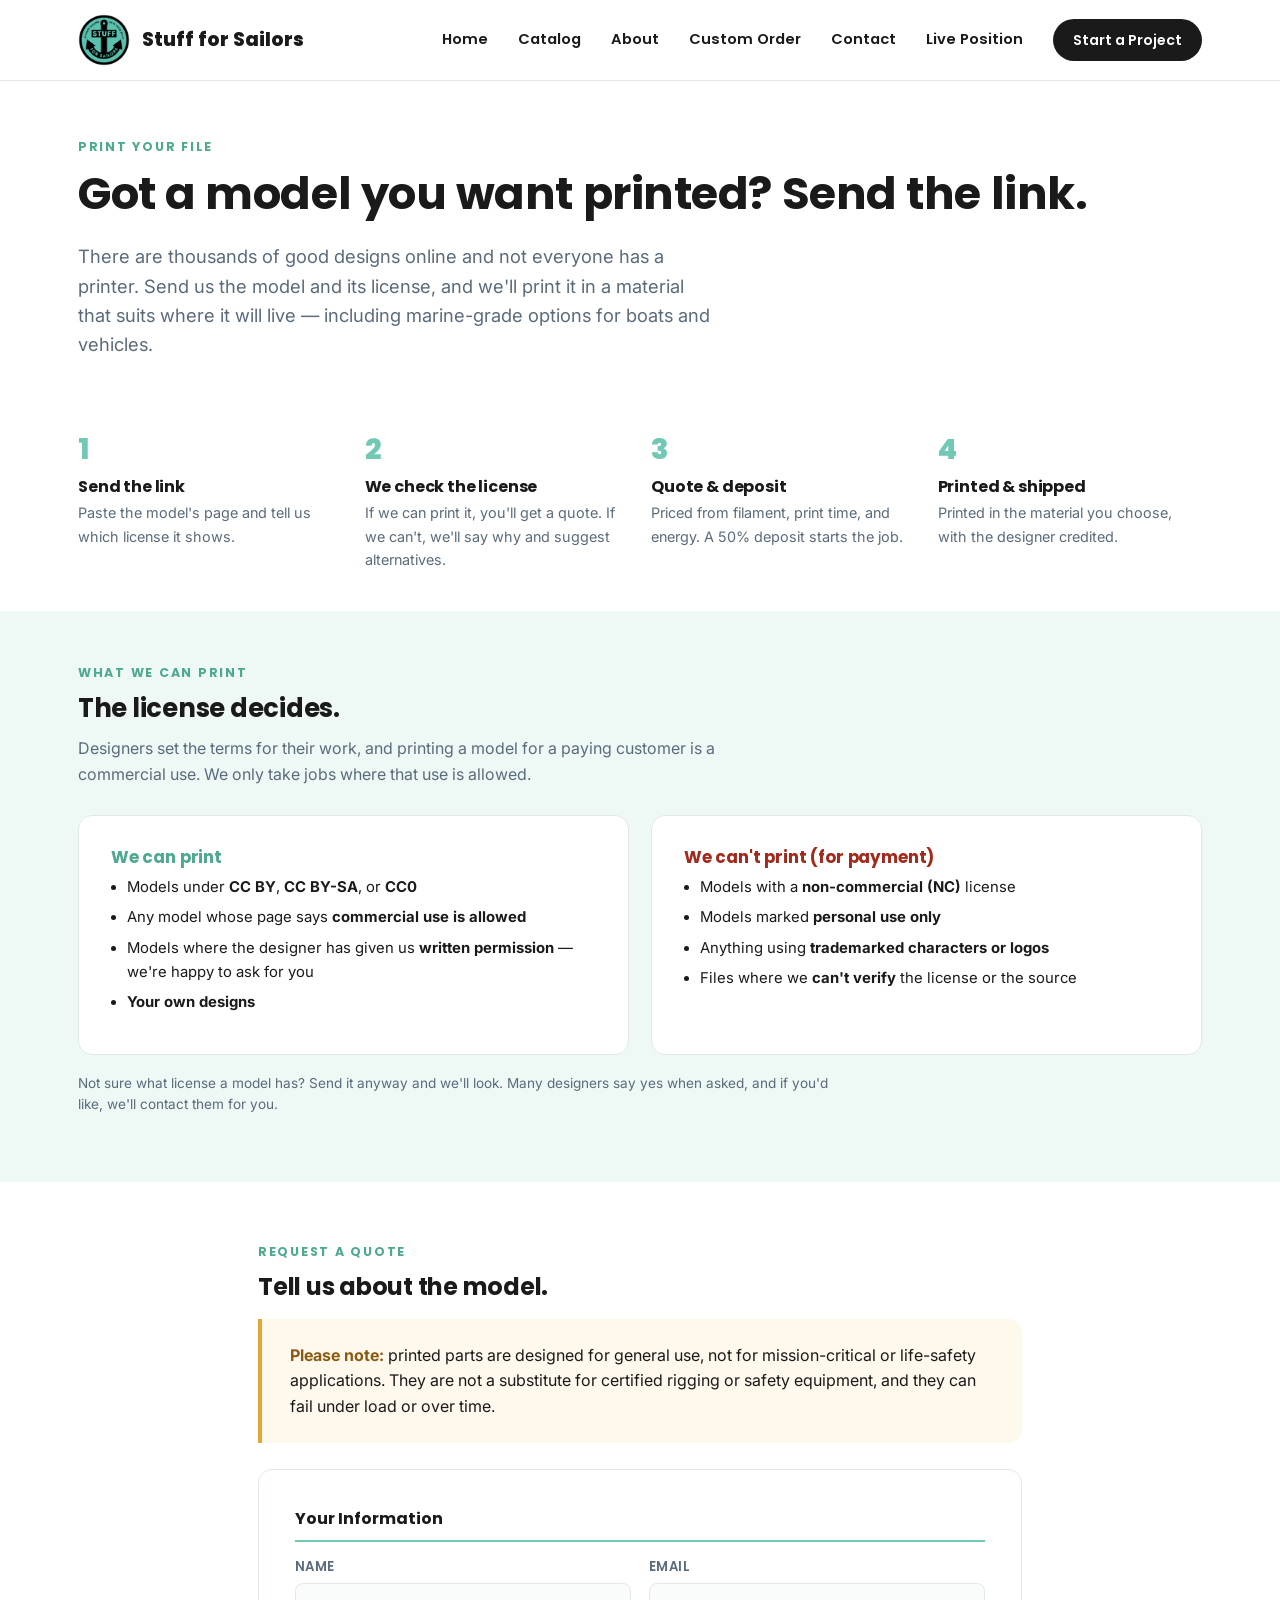
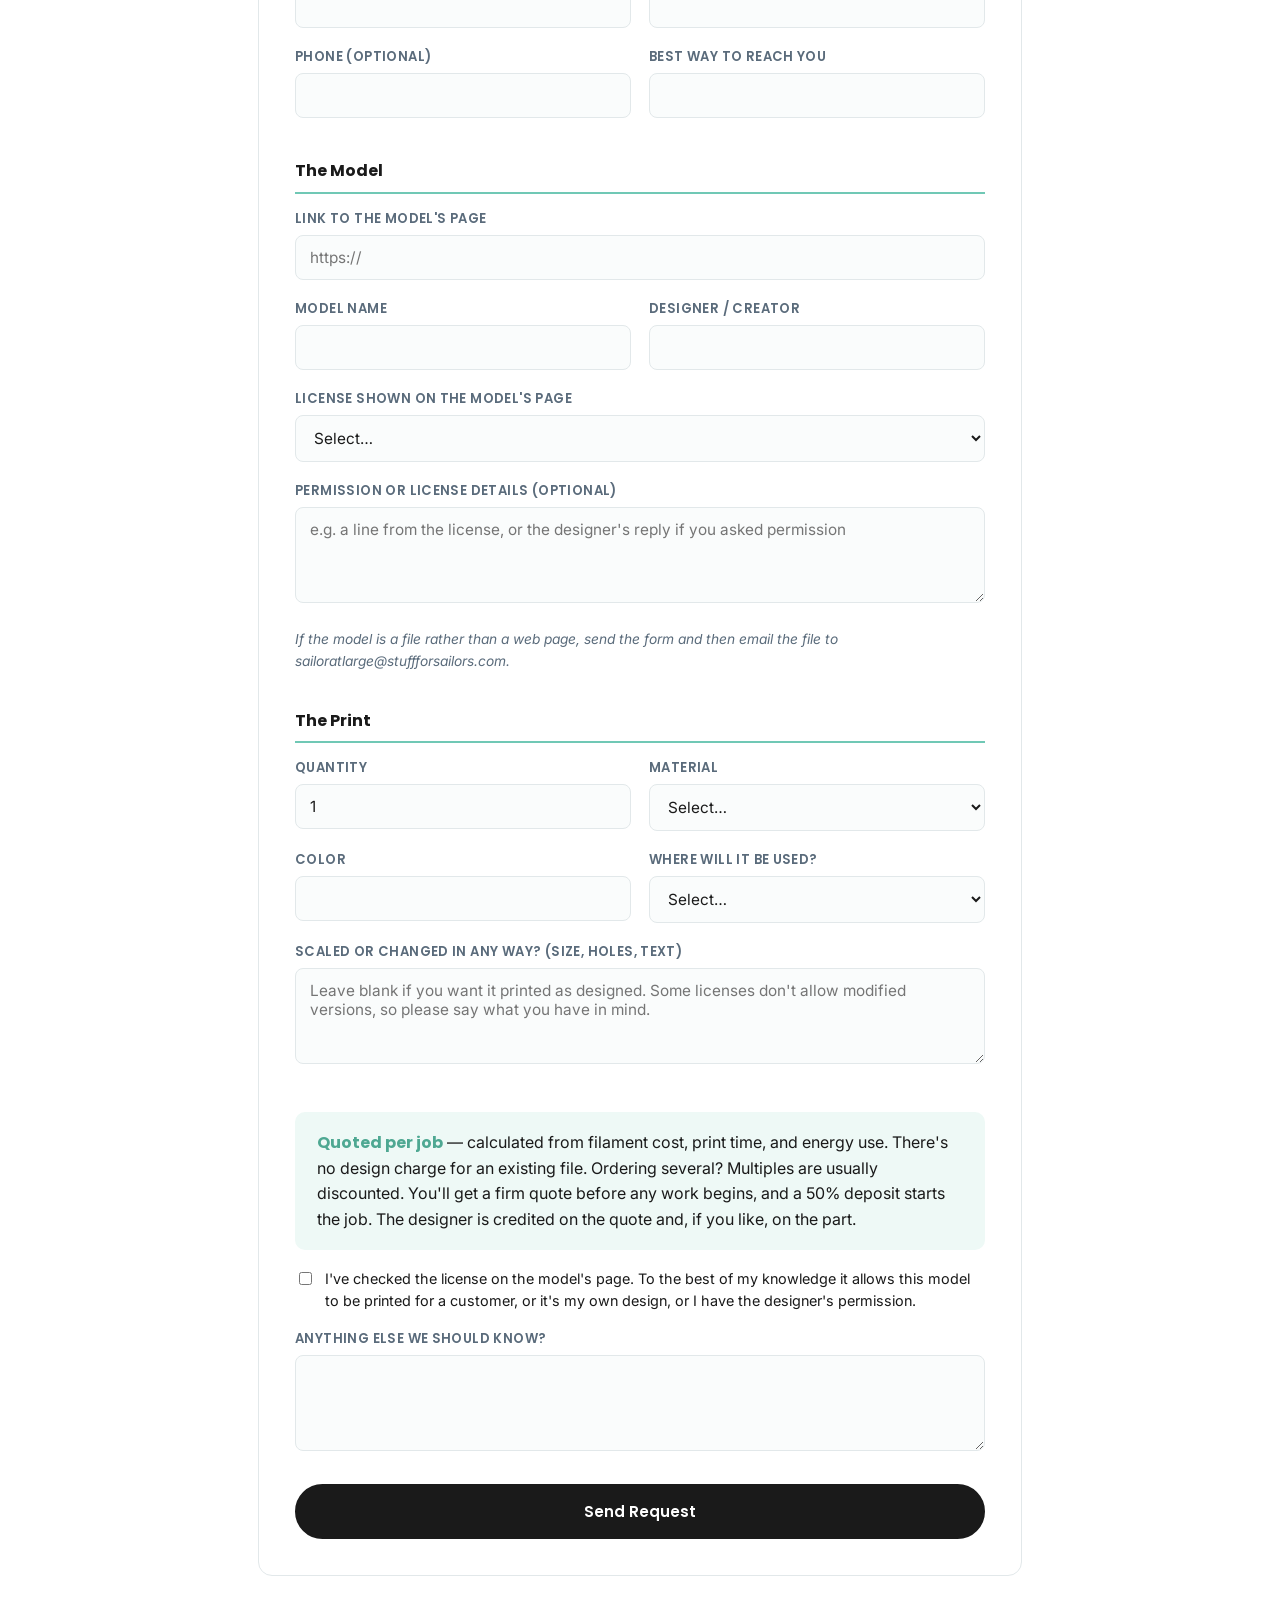
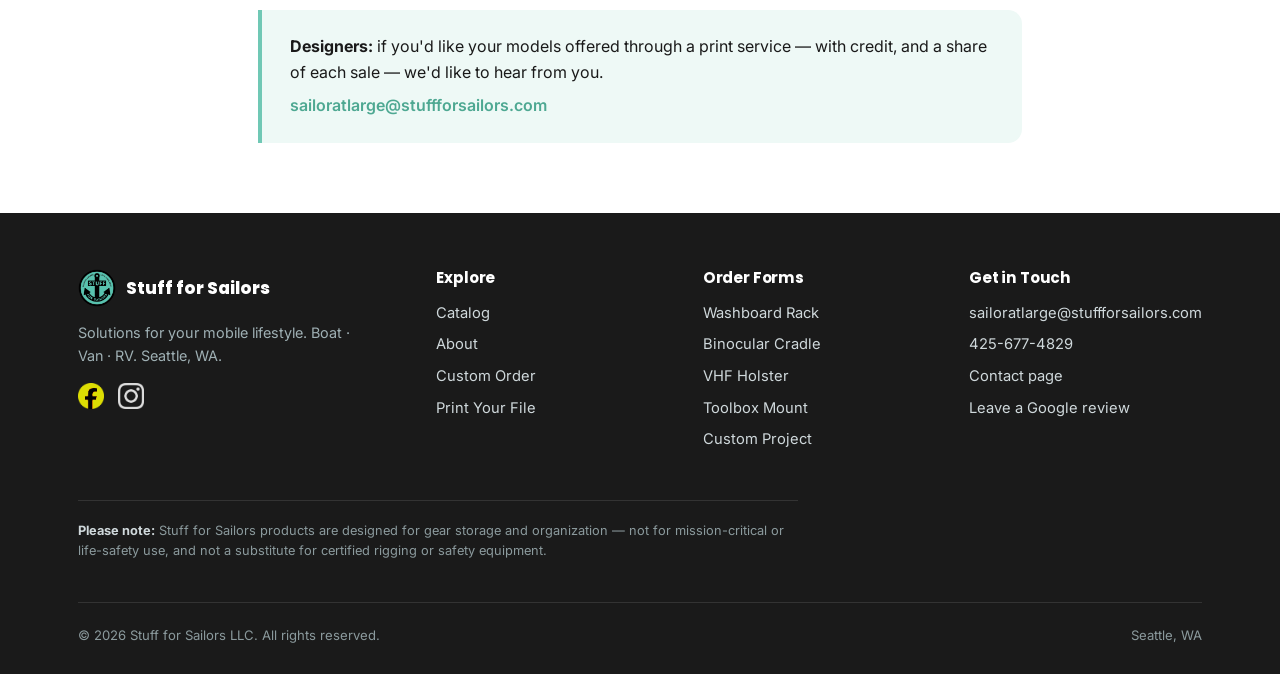
<file: print-your-file.html>
<!DOCTYPE html>
<html lang="en">
<head>
<meta charset="UTF-8">
<meta name="viewport" content="width=device-width, initial-scale=1.0">
<title>Print Your File — 3D Printing Service for Boaters | Stuff for Sailors</title>
<meta name="description" content="Have a 3D model you want printed? Send the link and license. Stuff for Sailors prints properly licensed models in marine-grade materials and quotes before any work begins.">
<link rel="stylesheet" href="styles.css">
<style>
  .steps-4{display:grid;grid-template-columns:repeat(4,1fr);gap:22px;margin:8px 0 0;}
  .steps-4 .num{font-family:'Poppins',sans-serif;font-weight:800;font-size:1.8rem;color:var(--teal);margin-bottom:6px;}
  .steps-4 h4{font-size:1rem;margin-bottom:.3em;}
  .steps-4 p{font-size:.9rem;color:var(--steel);margin:0;}
  .can-cant{display:grid;grid-template-columns:1fr 1fr;gap:22px;}
  .can-cant ul{margin:.4em 0 0;padding-left:1.1em;font-size:.93rem;color:var(--ink);}
  .can-cant li{margin-bottom:.45em;}
  .can-cant .panel h3{font-size:1.05rem;}
  .tag-yes{color:var(--teal-dark);} .tag-no{color:#a3291c;}
  .tick-row{display:flex;gap:10px;align-items:flex-start;font-size:.9rem;line-height:1.5;margin:6px 0 4px;}
  .tick-row input{margin-top:4px;accent-color:var(--teal-dark);flex:0 0 auto;width:auto;}
  @media(max-width:900px){.steps-4{grid-template-columns:1fr 1fr;}.can-cant{grid-template-columns:1fr;}}
  @media(max-width:520px){.steps-4{grid-template-columns:1fr;}}
</style>
</head>
<body>

<header class="site-header">
  <div class="nav-wrap">
    <a href="index.html" class="brand">
      <img src="images/logo.png" alt="Stuff for Sailors logo">
      <span class="brand-text">Stuff for Sailors</span>
    </a>
    <button class="nav-toggle" aria-label="Menu" onclick="document.querySelector('.nav-links').classList.toggle('open')">&#9776;</button>
    <nav class="nav-links">
      <a href="index.html">Home</a>
      <a href="catalog.html">Catalog</a>
      <a href="about.html">About</a>
      <a href="order.html">Custom Order</a>
      <a href="contact.html">Contact</a>
      <a href="contact.html#live-position">Live Position</a>
      <a href="order.html" class="nav-cta">Start a Project</a>
    </nav>
  </div>
</header>

<section class="hero" style="padding:56px 0 30px;">
  <div class="container">
    <span class="eyebrow">Print Your File</span>
    <h1 style="font-size:clamp(2rem,3.6vw,2.8rem);">Got a model you want printed? Send the link.</h1>
    <p class="lede">There are thousands of good designs online and not everyone has a printer. Send us the
    model and its license, and we'll print it in a material that suits where it will live — including marine-grade
    options for boats and vehicles.</p>
  </div>
</section>

<section class="section" style="padding:10px 0 40px;">
  <div class="container">
    <div class="steps-4">
      <div><div class="num">1</div><h4>Send the link</h4><p>Paste the model's page and tell us which license it shows.</p></div>
      <div><div class="num">2</div><h4>We check the license</h4><p>If we can print it, you'll get a quote. If we can't, we'll say why and suggest alternatives.</p></div>
      <div><div class="num">3</div><h4>Quote &amp; deposit</h4><p>Priced from filament, print time, and energy. A 50% deposit starts the job.</p></div>
      <div><div class="num">4</div><h4>Printed &amp; shipped</h4><p>Printed in the material you choose, with the designer credited.</p></div>
    </div>
  </div>
</section>

<section class="section alt" style="padding:52px 0;">
  <div class="container">
    <div class="section-head" style="margin-bottom:28px;">
      <span class="eyebrow">What We Can Print</span>
      <h2 style="font-size:1.6rem;">The license decides.</h2>
      <p class="lede" style="font-size:1rem;">Designers set the terms for their work, and printing a model for a paying customer is a commercial use. We only take jobs where that use is allowed.</p>
    </div>
    <div class="can-cant">
      <div class="panel">
        <h3 class="tag-yes">We can print</h3>
        <ul>
          <li>Models under <strong>CC BY</strong>, <strong>CC BY-SA</strong>, or <strong>CC0</strong></li>
          <li>Any model whose page says <strong>commercial use is allowed</strong></li>
          <li>Models where the designer has given us <strong>written permission</strong> — we're happy to ask for you</li>
          <li><strong>Your own designs</strong></li>
        </ul>
      </div>
      <div class="panel">
        <h3 class="tag-no">We can't print (for payment)</h3>
        <ul>
          <li>Models with a <strong>non-commercial (NC)</strong> license</li>
          <li>Models marked <strong>personal use only</strong></li>
          <li>Anything using <strong>trademarked characters or logos</strong></li>
          <li>Files where we <strong>can't verify</strong> the license or the source</li>
        </ul>
      </div>
    </div>
    <p class="small" style="margin-top:18px;max-width:760px;">Not sure what license a model has? Send it anyway and we'll look. Many designers say yes when asked, and if you'd like, we'll contact them for you.</p>
  </div>
</section>

<section class="form-section" id="print-form" style="padding:60px 0 70px;border-bottom:none;">
  <div class="container" style="max-width:820px;">
    <span class="eyebrow">Request a Quote</span>
    <h2>Tell us about the model.</h2>

    <div class="callout caution" style="margin:18px 0 26px;">
      <p style="margin:0;"><strong>Please note:</strong> printed parts are designed for general use, not for mission-critical or life-safety applications. They are not a substitute for certified rigging or safety equipment, and they can fail under load or over time.</p>
    </div>

    <form class="form-card" data-form-name="Print Your File" action="https://formspree.io/f/xwlllzvj" method="POST">
      <input type="hidden" name="_subject" value="New request: Print Your File">
      <input type="hidden" name="form_type" value="Print Your File Request">

      <fieldset>
        <legend>Your Information</legend>
        <div class="form-row">
          <div class="field"><label>Name</label><input type="text" name="name" required></div>
          <div class="field"><label>Email</label><input type="email" name="email" required></div>
        </div>
        <div class="form-row">
          <div class="field"><label>Phone (optional)</label><input type="tel" name="phone"></div>
          <div class="field"><label>Best way to reach you</label><input type="text" name="best_contact"></div>
        </div>
      </fieldset>

      <fieldset>
        <legend>The Model</legend>
        <div class="form-row single">
          <div class="field"><label>Link to the model's page</label>
            <input type="url" name="model_url" placeholder="https://" required></div>
        </div>
        <div class="form-row">
          <div class="field"><label>Model name</label><input type="text" name="model_name"></div>
          <div class="field"><label>Designer / creator</label><input type="text" name="designer"></div>
        </div>
        <div class="form-row single">
          <div class="field"><label>License shown on the model's page</label>
            <select name="license" id="licenseSel" required>
              <option value="">Select…</option>
              <option>CC BY</option>
              <option>CC BY-SA</option>
              <option>CC0 / public domain</option>
              <option>Commercial use allowed (other license)</option>
              <option>I have the designer's written permission</option>
              <option>It's my own design</option>
              <option value="NC">CC BY-NC (or another non-commercial license)</option>
              <option value="PERSONAL">Personal use only</option>
              <option>Not sure — please check</option>
            </select>
          </div>
        </div>
        <div id="licenseNote" class="warn" style="display:none;margin-bottom:14px;">
          <strong>Heads up:</strong> we can't accept paid orders for non-commercial or personal-use-only models. You can still send this in — we'll get back to you about alternatives, such as asking the designer for permission.
        </div>
        <div class="form-row single">
          <div class="field"><label>Permission or license details (optional)</label>
            <textarea name="license_details" placeholder="e.g. a line from the license, or the designer's reply if you asked permission"></textarea></div>
        </div>
        <p class="form-note">If the model is a file rather than a web page, send the form and then email the file to sailoratlarge@stuffforsailors.com.</p>
      </fieldset>

      <fieldset>
        <legend>The Print</legend>
        <div class="form-row">
          <div class="field"><label>Quantity</label><input type="number" name="quantity" min="1" value="1"></div>
          <div class="field"><label>Material</label>
            <select name="material">
              <option value="">Select…</option>
              <option>PETG</option>
              <option>ASA (UV-stable, for outdoors)</option>
              <option>Carbon-fiber reinforced</option>
              <option>Glass-fiber reinforced</option>
              <option>Nylon</option>
              <option>PLA (indoor decorative use only)</option>
              <option>Not sure — advise me</option>
            </select>
          </div>
        </div>
        <div class="form-row">
          <div class="field"><label>Color</label><input type="text" name="color"></div>
          <div class="field"><label>Where will it be used?</label>
            <select name="environment"><option value="">Select…</option><option>Indoors</option><option>Outdoors / on deck</option><option>Not sure</option></select>
          </div>
        </div>
        <div class="form-row single">
          <div class="field"><label>Scaled or changed in any way? (size, holes, text)</label>
            <textarea name="modifications" placeholder="Leave blank if you want it printed as designed. Some licenses don't allow modified versions, so please say what you have in mind."></textarea></div>
        </div>
      </fieldset>

      <div class="price-callout">
        <strong>Quoted per job</strong> — calculated from filament cost, print time, and energy use. There's no design charge for an existing file. Ordering several? Multiples are usually discounted. You'll get a firm quote before any work begins, and a 50% deposit starts the job. The designer is credited on the quote and, if you like, on the part.
      </div>

      <label class="tick-row">
        <input type="checkbox" name="rights_confirmed" value="yes" required>
        <span>I've checked the license on the model's page. To the best of my knowledge it allows this model to be printed for a customer, or it's my own design, or I have the designer's permission.</span>
      </label>

      <div class="form-row single" style="margin-top:16px;"><div class="field"><label>Anything else we should know?</label><textarea name="notes"></textarea></div></div>

      <button type="submit" class="btn btn-primary" style="width:100%;justify-content:center;margin-top:8px;">Send Request</button>
      <p class="form-status" id="status-print"></p>
    </form>

    <div class="callout" style="margin-top:34px;">
      <p style="margin:0 0 .5em;"><strong>Designers:</strong> if you'd like your models offered through a print service — with credit, and a share of each sale — we'd like to hear from you.</p>
      <a href="mailto:sailoratlarge@stuffforsailors.com?subject=Print%20service%20for%20my%20models" style="font-weight:600;">sailoratlarge@stuffforsailors.com</a>
    </div>
  </div>
</section>

<footer class="site-footer">
  <div class="container">
    <div class="footer-grid">
      <div>
        <div class="footer-brand"><img src="images/logo.png" alt="Stuff for Sailors"><span>Stuff for Sailors</span></div>
        <p class="footer-tag">Solutions for your mobile lifestyle. Boat · Van · RV. Seattle, WA.</p>
        <div class="social-row">
          <a href="https://www.facebook.com/profile.php?id=61592294143564" target="_blank" rel="noopener"><img src="images/fb-icon.png" alt="Facebook"></a>
          <a href="https://www.instagram.com/stuffforsailors/" target="_blank" rel="noopener"><img src="images/ig-icon.png" alt="Instagram"></a>
        </div>
      </div>
      <div>
        <h4>Explore</h4>
        <a href="catalog.html">Catalog</a>
        <a href="about.html">About</a>
        <a href="order.html">Custom Order</a>
        <a href="print-your-file.html">Print Your File</a>
      </div>
      <div>
        <h4>Order Forms</h4>
        <a href="order.html#washboard">Washboard Rack</a>
        <a href="order.html#binocular">Binocular Cradle</a>
        <a href="order.html#vhf">VHF Holster</a>
        <a href="order.html#toolbox">Toolbox Mount</a>
        <a href="order.html#general">Custom Project</a>
      </div>
      <div>
        <h4>Get in Touch</h4>
        <a href="mailto:sailoratlarge@stuffforsailors.com">sailoratlarge@stuffforsailors.com</a>
        <a href="tel:4256774829">425-677-4829</a>
        <a href="contact.html">Contact page</a>
        <a href="https://g.page/r/CaJlqjnGEkUvEBM/review" target="_blank" rel="noopener">Leave a Google review</a>
      </div>
    </div>
    <p style="font-size:.8rem;color:#8b9a9d;border-top:1px solid #333;margin-top:40px;padding-top:20px;max-width:720px;">
      <strong style="color:#cfd8db;">Please note:</strong> Stuff for Sailors products are designed for gear storage and organization — not for mission-critical or life-safety use, and not a substitute for certified rigging or safety equipment.
    </p>
    <div class="footer-bottom">
      <span>© 2026 Stuff for Sailors LLC. All rights reserved.</span>
      <span>Seattle, WA</span>
    </div>
  </div>
</footer>

<script>
document.getElementById('licenseSel').addEventListener('change', function(){
  document.getElementById('licenseNote').style.display =
    (this.value === 'NC' || this.value === 'PERSONAL') ? 'block' : 'none';
});

document.querySelectorAll('form[data-form-name]').forEach(form => {
  form.addEventListener('submit', async (e) => {
    e.preventDefault();
    const statusEl = form.querySelector('.form-status');
    const btn = form.querySelector('button[type=submit]');
    btn.disabled = true; btn.textContent = 'Sending…';
    try {
      const resp = await fetch(form.action, { method:'POST', body:new FormData(form), headers:{'Accept':'application/json'} });
      if (resp.ok) {
        statusEl.textContent = "Thanks — your request is in. We'll check the license and get back to you by email.";
        statusEl.className = 'form-status show ok';
        form.reset();
        document.getElementById('licenseNote').style.display = 'none';
      } else { throw new Error('Submit failed'); }
    } catch (err) {
      statusEl.textContent = "Something went wrong sending this. Please email sailoratlarge@stuffforsailors.com directly, or try again.";
      statusEl.className = 'form-status show err';
    } finally { btn.disabled = false; btn.textContent = 'Send Request'; }
  });
});
</script>

</body>
</html>
</file>
<file: styles.css>
/* ===========================================================
   STUFF FOR SAILORS — shared stylesheet
   Brand: black headline type + teal accent (#70C8B5, sampled
   from the logo) + white/off-white, matching the finished
   business card, raffle certificate, and order-form designs.
=========================================================== */

@import url('https://fonts.googleapis.com/css2?family=Poppins:wght@600;700;800&family=Inter:wght@400;500;600&display=swap');

:root{
  --ink:#1a1a1a;
  --teal:#70c8b5;
  --teal-dark:#4ea892;
  --teal-pale:#eef9f6;
  --steel:#5a6b7b;
  --line:#e2e8ea;
  --paper:#fafcfc;
  --white:#ffffff;
  --coral:#ff5d37; /* secondary accent, from the printed business card, used sparingly */
  --max:1180px;
  --radius:14px;
}

*{box-sizing:border-box;}
html{scroll-behavior:smooth;}
body{
  margin:0;
  font-family:'Inter',-apple-system,BlinkMacSystemFont,sans-serif;
  color:var(--ink);
  background:var(--white);
  line-height:1.6;
  -webkit-font-smoothing:antialiased;
}
h1,h2,h3,h4{
  font-family:'Poppins',sans-serif;
  font-weight:700;
  line-height:1.15;
  margin:0 0 .5em;
  letter-spacing:-0.01em;
}
p{margin:0 0 1em;}
a{color:var(--teal-dark);text-decoration:none;}
a:hover{text-decoration:underline;}
img{max-width:100%;display:block;}
.container{max-width:var(--max);margin:0 auto;padding:0 28px;}
.section{padding:88px 0;}
.section.tight{padding:56px 0;}
.section.alt{background:var(--teal-pale);}
.eyebrow{
  font-family:'Poppins',sans-serif;
  font-weight:700;
  font-size:.78rem;
  letter-spacing:.14em;
  text-transform:uppercase;
  color:var(--teal-dark);
  margin-bottom:.9em;
  display:block;
}
.lede{font-size:1.15rem;color:var(--steel);max-width:640px;}

/* ---------- buttons ---------- */
.btn{
  display:inline-flex;align-items:center;gap:8px;
  font-family:'Poppins',sans-serif;font-weight:600;font-size:.95rem;
  padding:14px 28px;border-radius:999px;border:2px solid var(--ink);
  cursor:pointer;transition:transform .15s ease, background .15s ease, color .15s ease;
}
.btn-primary{background:var(--ink);color:var(--white);}
.btn-primary:hover{background:var(--teal-dark);border-color:var(--teal-dark);text-decoration:none;transform:translateY(-2px);}
.btn-ghost{background:transparent;color:var(--ink);}
.btn-ghost:hover{background:var(--ink);color:var(--white);text-decoration:none;transform:translateY(-2px);}
.btn-teal{background:var(--teal);color:var(--ink);border-color:var(--teal);}
.btn-teal:hover{background:var(--teal-dark);border-color:var(--teal-dark);text-decoration:none;transform:translateY(-2px);}

/* ---------- header / nav ---------- */
.site-header{
  position:sticky;top:0;z-index:50;
  background:rgba(255,255,255,.92);backdrop-filter:blur(8px);
  border-bottom:1px solid var(--line);
}
.nav-wrap{display:flex;align-items:center;justify-content:space-between;padding:14px 28px;max-width:var(--max);margin:0 auto;}
.brand{display:flex;align-items:center;gap:12px;}
.brand img{width:52px;height:52px;}
.brand-text{font-family:'Poppins',sans-serif;font-weight:800;font-size:1.2rem;color:var(--ink);}
.nav-links{display:flex;gap:30px;align-items:center;}
.nav-links a{font-family:'Poppins',sans-serif;font-weight:600;font-size:.92rem;color:var(--ink);}
.nav-links a.active{color:var(--teal-dark);}
.nav-cta{background:var(--ink);color:var(--white)!important;padding:10px 20px;border-radius:999px;font-size:.88rem!important;}
.nav-cta:hover{background:var(--teal-dark);text-decoration:none;}
.nav-toggle{display:none;background:none;border:none;font-size:1.6rem;cursor:pointer;color:var(--ink);}

@media(max-width:820px){
  .nav-links{position:fixed;top:73px;left:0;right:0;background:var(--white);flex-direction:column;
    gap:0;border-bottom:1px solid var(--line);max-height:0;overflow:hidden;transition:max-height .25s ease;}
  .nav-links.open{max-height:400px;}
  .nav-links a{padding:16px 28px;width:100%;border-top:1px solid var(--line);}
  .nav-toggle{display:block;}
}

/* ---------- footer ---------- */
.site-footer{background:var(--ink);color:#cfd8db;padding:56px 0 28px;margin-top:0;}
.footer-grid{display:grid;grid-template-columns:1.4fr 1fr 1fr 1fr;gap:36px;}
.footer-grid h4{color:var(--white);font-size:.95rem;margin-bottom:1em;}
.footer-grid a{color:#cfd8db;display:block;margin-bottom:.55em;font-size:.92rem;}
.footer-grid a:hover{color:var(--teal);}
.footer-brand{display:flex;align-items:center;gap:10px;margin-bottom:14px;}
.footer-brand img{width:38px;height:38px;}
.footer-brand span{font-family:'Poppins',sans-serif;font-weight:800;color:var(--white);font-size:1.05rem;}
.footer-tag{font-size:.9rem;color:#9fb0b4;max-width:280px;}
.social-row{display:flex;gap:14px;margin-top:16px;}
.social-row img{width:26px;height:26px;filter:invert(1) brightness(2);opacity:.85;transition:opacity .15s;}
.social-row a:hover img{opacity:1;}
.footer-bottom{border-top:1px solid #333;margin-top:40px;padding-top:22px;font-size:.82rem;color:#8b9a9d;
  display:flex;justify-content:space-between;flex-wrap:wrap;gap:10px;}
@media(max-width:760px){.footer-grid{grid-template-columns:1fr 1fr;}}

/* ---------- hero ---------- */
.hero{padding:80px 0 70px;}
.hero-grid{display:grid;grid-template-columns:1.1fr .9fr;gap:56px;align-items:center;}
.hero h1{font-size:clamp(2.3rem,4.2vw,3.6rem);}
.hero h1 .accent{color:var(--teal-dark);}
.hero-tags{display:flex;gap:10px;margin:20px 0 26px;flex-wrap:wrap;}
.tag{font-family:'Poppins',sans-serif;font-weight:600;font-size:.82rem;background:var(--teal-pale);
  color:var(--teal-dark);padding:7px 16px;border-radius:999px;border:1px solid var(--teal);}
.hero-actions{display:flex;gap:14px;flex-wrap:wrap;margin-top:8px;}
.hero-art{position:relative;background:var(--teal-pale);border-radius:24px;padding:36px;
  display:flex;align-items:center;justify-content:center;}
.hero-art img{max-width:100%;filter:drop-shadow(0 18px 30px rgba(0,0,0,.12));}
@media(max-width:900px){.hero-grid{grid-template-columns:1fr;}.hero{padding:48px 0;}}


/* ---- video hero ---- */
.video-hero{width:100%;background:var(--ink);line-height:0;overflow:hidden;}
.video-hero-media{width:100%;height:auto;display:block;object-fit:cover;}
@media(max-width:700px){
  /* show the FULL frame on phones - the tagline and logo are baked into the
     video, so cropping would cut off the branding. Letterboxing is correct here. */
  .video-hero-media{width:100%;height:auto;object-fit:contain;}
}

/* ---- centered hero: large dominant logo, headline/copy below ---- */
.hero-centered{padding:56px 0 70px;text-align:center;}
.hero-logo-hero{display:flex;justify-content:center;margin-bottom:28px;}
.hero-logo-hero img{width:420px;height:420px;max-width:88vw;
  filter:drop-shadow(0 20px 38px rgba(0,0,0,.16));}
.hero-copy-centered{max-width:720px;margin:0 auto;}
.hero-copy-centered .lede{margin-left:auto;margin-right:auto;}
.hero-copy-centered .hero-tags{justify-content:center;}
.hero-copy-centered .hero-actions{justify-content:center;}
.hero-art-below{max-width:640px;margin:56px auto 0;}
@media(max-width:900px){.hero-logo-hero img{width:280px;height:280px;}.hero-centered{padding:40px 0 48px;}}
@media(max-width:560px){.hero-logo-hero img{width:220px;height:220px;}}


/* ---------- feature strip (from card copy) ---------- */
.feature-strip{display:grid;grid-template-columns:repeat(5,1fr);gap:0;border-top:1px solid var(--line);border-bottom:1px solid var(--line);}
.feature-strip div{padding:26px 18px;text-align:center;border-right:1px solid var(--line);}
.feature-strip div:last-child{border-right:none;}
.feature-strip strong{display:block;font-family:'Poppins',sans-serif;font-weight:700;font-size:.85rem;letter-spacing:.02em;}
@media(max-width:900px){.feature-strip{grid-template-columns:repeat(2,1fr);}
  .feature-strip div{border-right:1px solid var(--line);}
  .feature-strip div:nth-child(2n){border-right:none;}}

/* ---------- section headers ---------- */
.section-head{max-width:640px;margin-bottom:48px;}
.section-head.center{margin-left:auto;margin-right:auto;text-align:center;}

/* ---------- product grid ---------- */
.grid-3{display:grid;grid-template-columns:repeat(3,1fr);gap:28px;}
.grid-2-catalog{display:grid;grid-template-columns:repeat(2,1fr);gap:28px;}
.product-card{background:var(--white);border:1px solid var(--line);border-radius:var(--radius);overflow:hidden;
  transition:transform .2s ease, box-shadow .2s ease;display:flex;flex-direction:column;}
.product-card:hover{transform:translateY(-4px);box-shadow:0 16px 32px rgba(0,0,0,.08);}
.product-media{background:var(--teal-pale);aspect-ratio:4/3;display:flex;align-items:center;justify-content:center;padding:22px;}
.product-media img{max-height:100%;max-width:100%;object-fit:contain;}
.product-body{padding:22px 22px 26px;flex:1;display:flex;flex-direction:column;}
.product-body h3{font-size:1.15rem;margin-bottom:.35em;}
.product-body p{color:var(--steel);font-size:.94rem;flex:1;}
.product-meta{display:flex;justify-content:space-between;align-items:center;margin-top:14px;}
.price-tag{font-family:'Poppins',sans-serif;font-weight:700;color:var(--teal-dark);}
@media(max-width:900px){.grid-3{grid-template-columns:1fr;}.grid-2-catalog{grid-template-columns:1fr;}}

/* ---------- process steps ---------- */
.steps{display:grid;grid-template-columns:repeat(4,1fr);gap:26px;}
.step{position:relative;padding-top:8px;}
.step .num{font-family:'Poppins',sans-serif;font-weight:800;font-size:2rem;color:var(--teal);margin-bottom:10px;}
.step h4{font-size:1rem;}
.step p{color:var(--steel);font-size:.92rem;}
@media(max-width:900px){.steps{grid-template-columns:1fr 1fr;}}
@media(max-width:560px){.steps{grid-template-columns:1fr;}}

/* ---------- cards / panels ---------- */
.panel{background:var(--white);border:1px solid var(--line);border-radius:var(--radius);padding:32px;}
.callout{background:var(--teal-pale);border-left:4px solid var(--teal);border-radius:0 var(--radius) var(--radius) 0;padding:24px 28px;}
.callout.caution{background:#fff8ec;border-left-color:#e2a63b;}
.callout.caution strong{color:#8a5a12;}

/* ---------- "get you home" section (homepage teaser + order page detail) ---------- */
.gyh-section{background:var(--ink);color:#e8edee;padding:76px 0;}
.gyh-grid{display:grid;grid-template-columns:1fr 1fr;gap:56px;align-items:center;}
.gyh-eyebrow{font-family:'Poppins',sans-serif;font-weight:700;font-size:.78rem;letter-spacing:.14em;
  text-transform:uppercase;color:var(--teal);margin-bottom:.9em;display:block;}
.gyh-section h2{color:var(--white);font-size:clamp(1.7rem,3vw,2.3rem);}
.gyh-section p{color:#b7c2c4;font-size:1.03rem;}
.gyh-list{list-style:none;margin:22px 0 0;padding:0;display:grid;grid-template-columns:1fr 1fr;gap:10px 20px;}
.gyh-list li{font-family:'Poppins',sans-serif;font-weight:600;font-size:.88rem;color:#dbe4e5;
  padding-left:20px;position:relative;}
.gyh-list li::before{content:"⚓";position:absolute;left:0;top:0;color:var(--teal);font-size:.8rem;}
.gyh-panel{background:#242424;border:1px solid #3a3a3a;border-radius:var(--radius);padding:30px;}
.gyh-panel h3{color:var(--white);font-size:1.1rem;margin-bottom:.6em;}
.gyh-panel p{color:#b7c2c4;font-size:.94rem;margin-bottom:0;}
.gyh-panel .step{color:var(--teal);font-family:'Poppins',sans-serif;font-weight:700;font-size:.8rem;
  text-transform:uppercase;letter-spacing:.06em;display:block;margin-bottom:6px;}
@media(max-width:900px){.gyh-grid{grid-template-columns:1fr;}.gyh-list{grid-template-columns:1fr;}}


/* ---------- forms ---------- */
.form-card{background:var(--white);border:1px solid var(--line);border-radius:var(--radius);padding:36px;}
.form-row{display:grid;grid-template-columns:1fr 1fr;gap:18px;margin-bottom:18px;}
.form-row.single{grid-template-columns:1fr;}
.field label{display:block;font-family:'Poppins',sans-serif;font-weight:600;font-size:.82rem;
  letter-spacing:.03em;text-transform:uppercase;color:var(--steel);margin-bottom:6px;}
.field input,.field select,.field textarea{
  width:100%;padding:12px 14px;border:1.5px solid var(--line);border-radius:8px;
  font-family:'Inter',sans-serif;font-size:.96rem;color:var(--ink);background:var(--paper);
  transition:border-color .15s;
}
.field input:focus,.field select:focus,.field textarea:focus{outline:none;border-color:var(--teal-dark);background:var(--white);}
.field textarea{resize:vertical;min-height:96px;}
fieldset{border:none;padding:0;margin:0 0 22px;}
legend{font-family:'Poppins',sans-serif;font-weight:700;font-size:1rem;padding:0;margin-bottom:14px;
  border-bottom:2px solid var(--teal);padding-bottom:8px;width:100%;}
.check-row{display:flex;flex-wrap:wrap;gap:10px;}
.check-pill{display:flex;align-items:center;gap:8px;border:1.5px solid var(--line);border-radius:999px;
  padding:9px 16px;font-size:.9rem;cursor:pointer;transition:border-color .15s, background .15s;}
.check-pill:has(input:checked){border-color:var(--teal-dark);background:var(--teal-pale);}
.check-pill input{accent-color:var(--teal-dark);}
.form-note{font-size:.86rem;color:var(--steel);font-style:italic;margin-top:6px;}
.price-callout{background:var(--teal-pale);border-radius:10px;padding:18px 22px;margin:18px 0;}
.price-callout strong{font-family:'Poppins',sans-serif;color:var(--teal-dark);}
.form-status{margin-top:16px;padding:14px 18px;border-radius:8px;font-size:.92rem;display:none;}
.form-status.show{display:block;}
.form-status.ok{background:#e9f9ef;color:#1a6b2f;border:1px solid #b7e6c3;}
.form-status.err{background:#fdecea;color:#a3291c;border:1px solid #f3c1ba;}

/* ---------- about page ---------- */
.about-hero{display:grid;grid-template-columns:1fr 1fr;gap:56px;align-items:center;}
.pull-quote{font-family:'Poppins',sans-serif;font-weight:600;font-size:1.3rem;color:var(--ink);
  border-left:4px solid var(--teal);padding-left:24px;margin:36px 0;}
.timeline{display:flex;flex-direction:column;gap:22px;}
.timeline-item{display:grid;grid-template-columns:140px 1fr;gap:20px;padding-bottom:22px;border-bottom:1px solid var(--line);}
.timeline-item strong{font-family:'Poppins',sans-serif;color:var(--teal-dark);}
@media(max-width:820px){.about-hero{grid-template-columns:1fr;}.timeline-item{grid-template-columns:1fr;}}

/* ---------- misc ---------- */
.divider{height:1px;background:var(--line);border:none;margin:0;}
.center{text-align:center;}
.small{font-size:.85rem;color:var(--steel);}
.mt-lg{margin-top:56px;}
.badge-row{display:flex;gap:10px;flex-wrap:wrap;margin-top:18px;}
.badge{font-size:.78rem;font-family:'Poppins',sans-serif;font-weight:600;color:var(--steel);
  border:1px solid var(--line);padding:5px 12px;border-radius:999px;}

/* ---- product thumbnail strip (homepage, under video) ---- */
.thumb-strip{display:grid;grid-template-columns:repeat(10,1fr);gap:0;width:100%;
  background:var(--ink);line-height:0;}
.thumb-strip a{display:block;position:relative;overflow:hidden;aspect-ratio:1/1;
  background:var(--teal-pale);border-right:1px solid rgba(0,0,0,.08);}
.thumb-strip a:last-child{border-right:none;}
.thumb-strip img{width:100%;height:100%;object-fit:cover;transition:transform .25s ease, opacity .2s;}
.thumb-strip a:hover img{transform:scale(1.08);opacity:.85;}
@media(max-width:1100px){.thumb-strip{grid-template-columns:repeat(5,1fr);}}
@media(max-width:620px){.thumb-strip{grid-template-columns:repeat(4,1fr);}}

/* ---- contact page: live position left, contact right ---- */
.contact-split{display:grid;grid-template-columns:0.85fr 1.15fr;gap:44px;align-items:start;}
@media(max-width:900px){.contact-split{grid-template-columns:1fr;gap:36px;}}

/* ---- refit photo grid (about page) ---- */
.refit-grid{display:grid;grid-template-columns:1fr 1fr;gap:18px;margin:26px 0;}
.refit-grid figure{margin:0;}
.refit-grid img{border-radius:12px;width:100%;aspect-ratio:4/3;object-fit:cover;}
.refit-grid figcaption{font-size:.82rem;color:var(--steel);margin-top:7px;font-style:italic;}
@media(max-width:640px){.refit-grid{grid-template-columns:1fr;}}

/* ---- secondary product photo on catalog cards ---- */
.alt-shot{display:flex;align-items:center;gap:10px;padding:10px 22px 0;}
.alt-shot img{width:64px;height:48px;object-fit:cover;border-radius:6px;border:1px solid var(--line);flex:0 0 auto;}
.alt-shot span{font-size:.78rem;color:var(--steel);font-style:italic;}

/* ---- image lightbox ---- */
.zoomable{cursor:zoom-in;}
.lightbox{position:fixed;inset:0;background:rgba(15,18,19,.94);z-index:999;
  display:none;align-items:center;justify-content:center;padding:32px;}
.lightbox.open{display:flex;}
.lightbox img{max-width:94vw;max-height:88vh;border-radius:10px;
  box-shadow:0 24px 60px rgba(0,0,0,.5);}
.lightbox-cap{position:absolute;bottom:22px;left:0;right:0;text-align:center;
  color:#cfd8d9;font-size:.9rem;font-family:'Inter',sans-serif;padding:0 24px;}
.lightbox-close{position:absolute;top:20px;right:26px;background:none;border:none;
  color:#fff;font-size:2.2rem;line-height:1;cursor:pointer;opacity:.75;}
.lightbox-close:hover{opacity:1;}
/* bigger alt-shot thumbs now that they open */
.alt-shot img{width:84px;height:62px;}

/* ---- catalog: render + real-world photo, shown as an even pair ---- */
.product-media.pair{display:grid;grid-template-columns:1fr 1fr;gap:6px;padding:10px;aspect-ratio:auto;align-content:center;}
.product-media.pair img{width:100%;height:auto;aspect-ratio:4/3;object-fit:cover;border-radius:8px;}

/* ---- catalog: print timelapse beside the finished product ---- */
.video-pair{display:grid;grid-template-columns:1.35fr 1fr;gap:22px;align-items:start;max-width:1040px;}
.video-pair figure{margin:0;}
.video-pair figure img{aspect-ratio:16/10;object-fit:cover;}
@media(max-width:760px){.video-pair{grid-template-columns:1fr;}}
</file>
